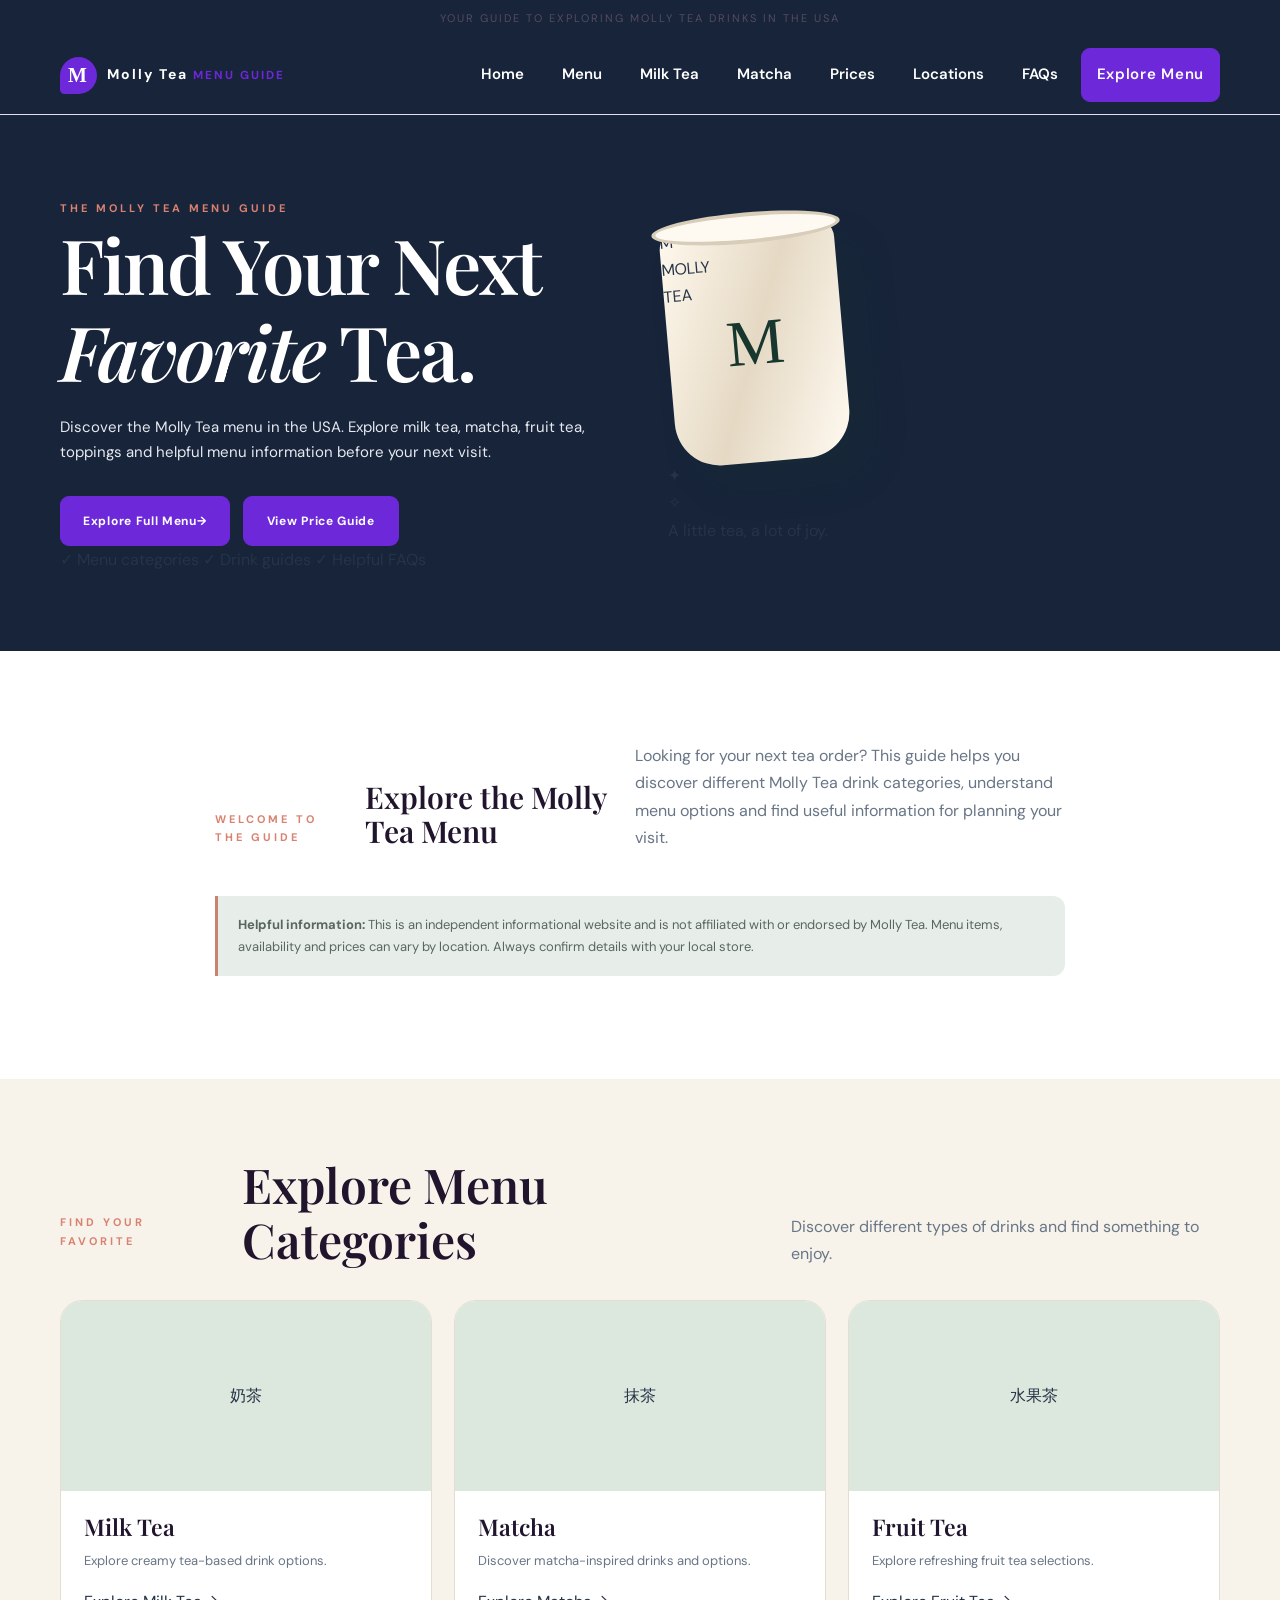
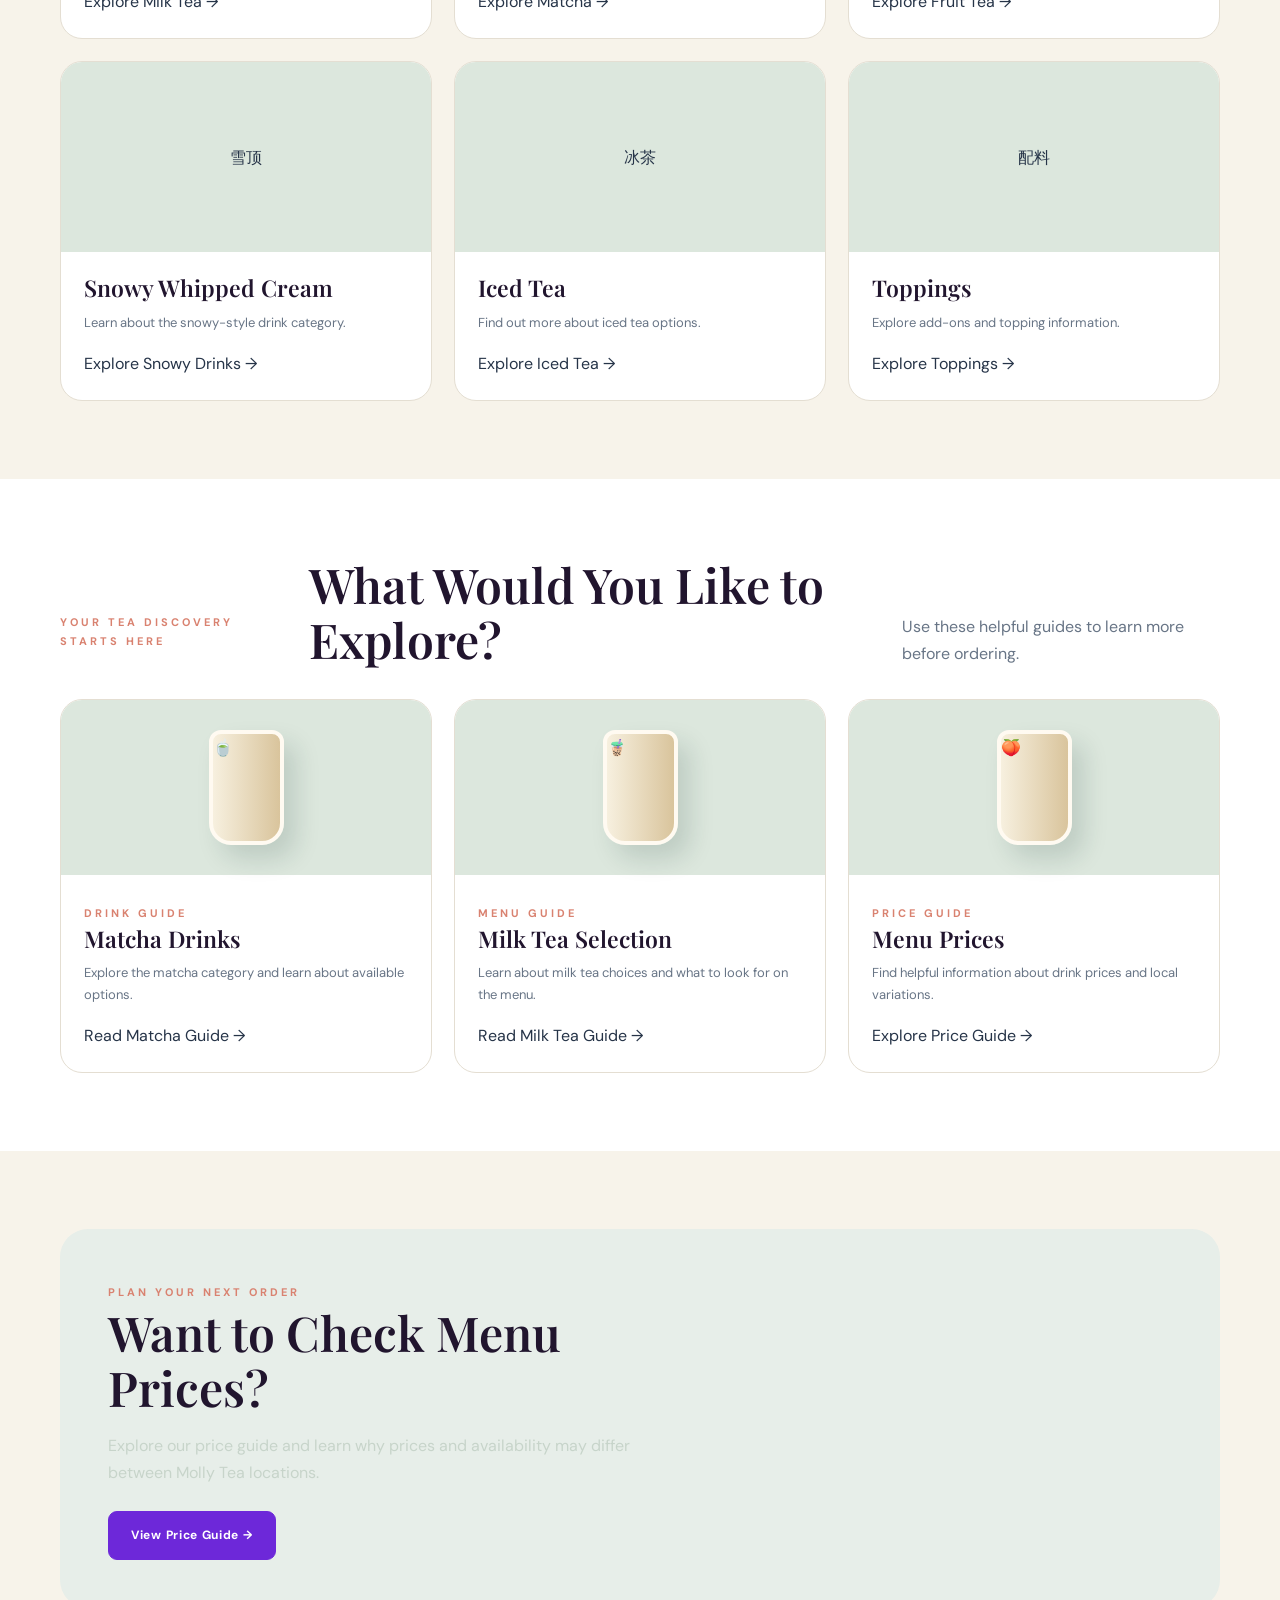
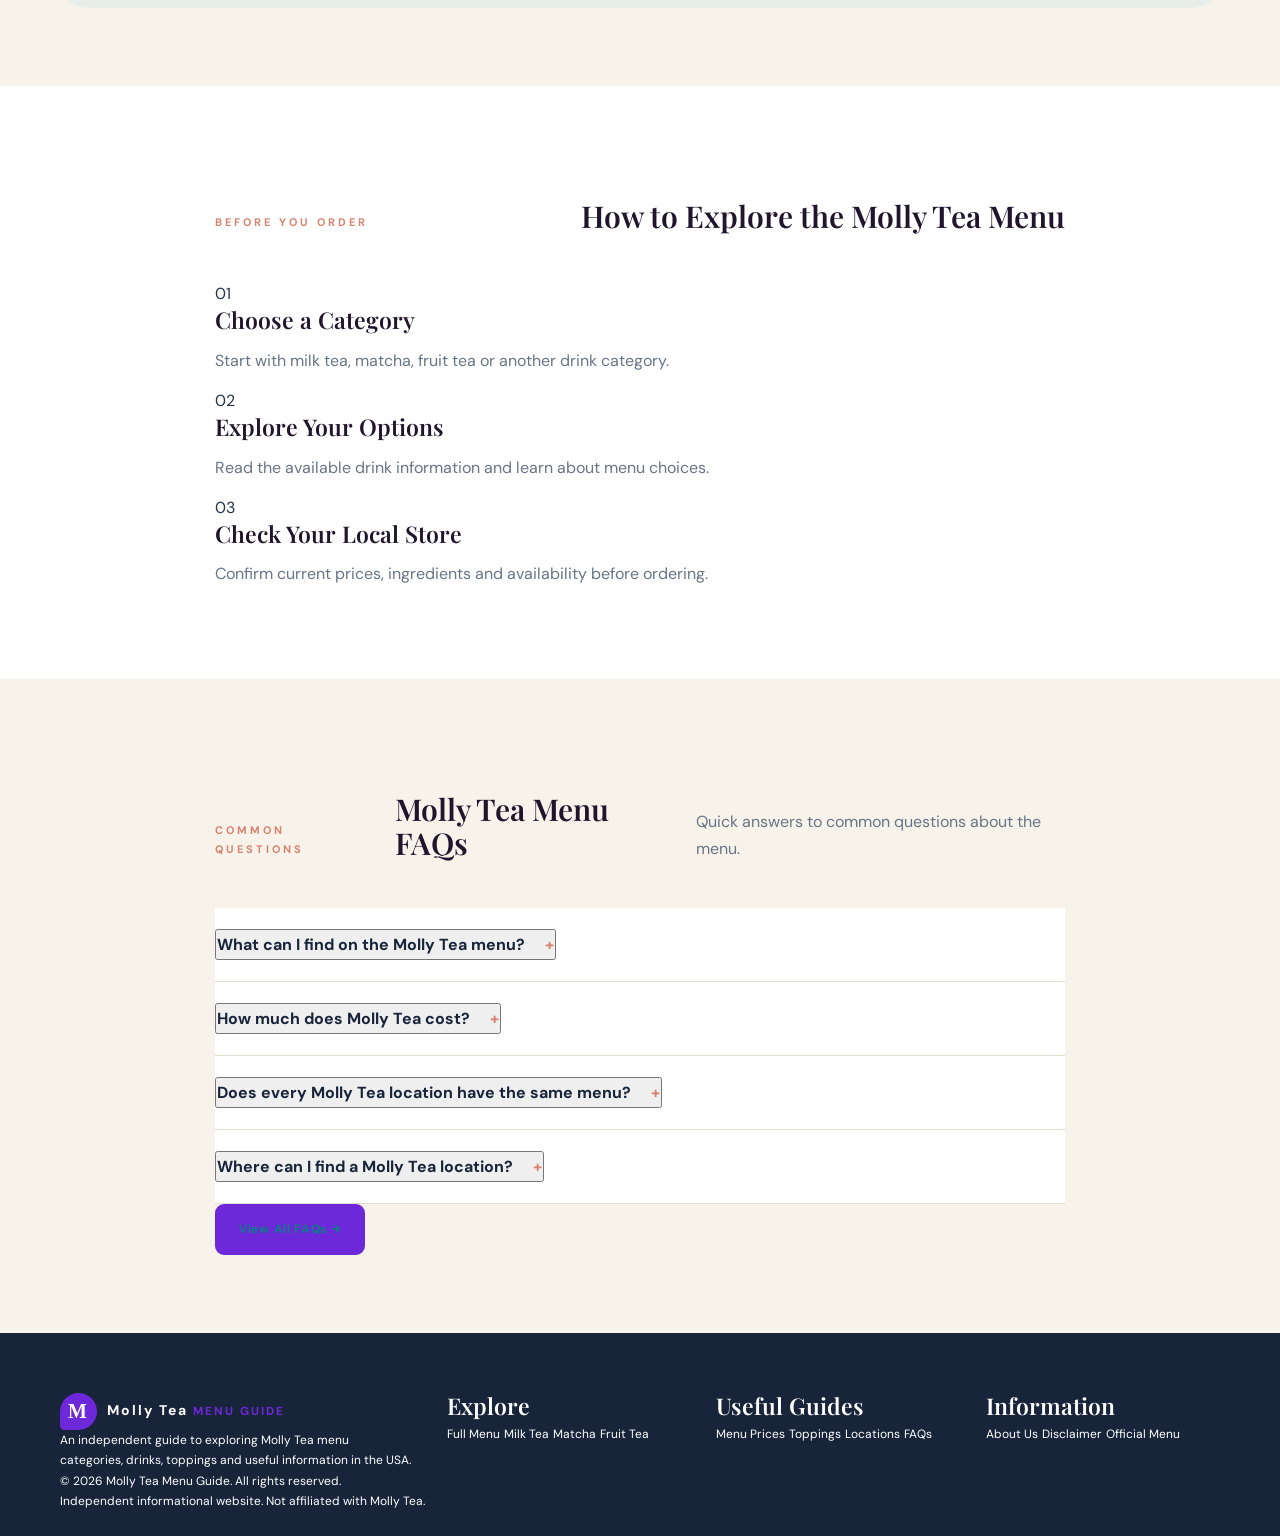
<file: index.html>
<!DOCTYPE html>
<html lang="en">
<head>
  <meta charset="UTF-8">
  <meta name="viewport" content="width=device-width, initial-scale=1.0">

  <title>Molly Tea Menu 2026 – Drinks, Prices & Toppings Guide</title>
  <meta name="description" content="Explore the Molly Tea menu, popular drinks, milk tea, matcha, fruit tea, toppings and menu price information in the USA.">
  <meta name="robots" content="index, follow">
  <meta name="google-site-verification" content="2lI0nDC3yHusYgLT5NrnW-Dmt_6UPXt_SpIYYgsAk8s" />

  <link rel="stylesheet" href="assets/css/style.css">
  <link rel="preconnect" href="https://fonts.googleapis.com">
  <link rel="preconnect" href="https://fonts.gstatic.com" crossorigin>
  <link href="https://fonts.googleapis.com/css2?family=DM+Sans:wght@400;500;600;700;800&family=Playfair+Display:wght@600;700;800&display=swap" rel="stylesheet">

  <link rel="icon" href="assets/images/favicon.png">
</head>

<body>

  <div class="topbar">
    <div class="container">
      <p>Your guide to exploring Molly Tea drinks in the USA</p>
    </div>
  </div>

  <header class="navbar">
    <div class="container">
      <a href="index.html" class="logo">
        <span class="logo-mark">M</span>
        <span>Molly Tea <small>MENU GUIDE</small></span>
      </a>

      <button class="menu-toggle" aria-label="Toggle navigation">
        <span></span><span></span><span></span>
      </button>

      <nav class="nav-links">
        <a href="index.html">Home</a>
        <a href="menu.html">Menu</a>
        <a href="milk-tea.html">Milk Tea</a>
        <a href="matcha.html">Matcha</a>
        <a href="prices.html">Prices</a>
        <a href="locations.html">Locations</a>
        <a href="faq.html">FAQs</a>
        <a href="menu.html" class="btn">Explore Menu</a>
      </nav>
    </div>
  </header>

  <main>

    <!-- HERO -->
    <section class="hero">
      <div class="container hero-grid">
        <div class="hero-content">
          <span class="eyebrow">THE MOLLY TEA MENU GUIDE</span>
          <h1>Find Your Next <em>Favorite</em> Tea.</h1>
          <p>
            Discover the Molly Tea menu in the USA. Explore milk tea,
            matcha, fruit tea, toppings and helpful menu information
            before your next visit.
          </p>

          <div class="hero-actions">
            <a href="menu.html" class="btn">Explore Full Menu <span>→</span></a>
            <a href="prices.html" class="btn btn-outline">View Price Guide</a>
          </div>

          <div class="hero-trust">
            <span>✓ Menu categories</span>
            <span>✓ Drink guides</span>
            <span>✓ Helpful FAQs</span>
          </div>
        </div>

        <div class="hero-visual">
          <div class="tea-cup">
            <div class="cup-lid"></div>
            <div class="cup-body">
              <div class="cup-logo">M</div>
              <div class="cup-label">MOLLY<br>TEA</div>
              <div class="tea-bubbles">
                <i></i><i></i><i></i><i></i><i></i><i></i>
              </div>
            </div>
            <div class="cup-straw"></div>
          </div>
          <div class="hero-decoration decoration-one">✦</div>
          <div class="hero-decoration decoration-two">✧</div>
          <div class="hero-caption">A little tea, a lot of joy.</div>
        </div>
      </div>
    </section>

    <!-- INTRO -->
    <section class="section section-white">
      <div class="container content">
        <div class="section-heading">
          <span class="eyebrow">WELCOME TO THE GUIDE</span>
          <h2>Explore the Molly Tea Menu</h2>
          <p>
            Looking for your next tea order? This guide helps you discover
            different Molly Tea drink categories, understand menu options
            and find useful information for planning your visit.
          </p>
        </div>

        <div class="note">
          <strong>Helpful information:</strong> This is an independent
          informational website and is not affiliated with or endorsed
          by Molly Tea. Menu items, availability and prices can vary
          by location. Always confirm details with your local store.
        </div>
      </div>
    </section>

    <!-- CATEGORIES -->
    <section class="section">
      <div class="container">
        <div class="section-heading">
          <span class="eyebrow">FIND YOUR FAVORITE</span>
          <h2>Explore Menu Categories</h2>
          <p>Discover different types of drinks and find something to enjoy.</p>
        </div>

        <div class="card-grid">
          <a href="milk-tea.html" class="category-card">
            <div class="category-image category-milk">
              <span>奶茶</span>
            </div>
            <div class="category-content">
              <h3>Milk Tea</h3>
              <p>Explore creamy tea-based drink options.</p>
              <span class="card-link">Explore Milk Tea →</span>
            </div>
          </a>

          <a href="matcha.html" class="category-card">
            <div class="category-image category-matcha">
              <span>抹茶</span>
            </div>
            <div class="category-content">
              <h3>Matcha</h3>
              <p>Discover matcha-inspired drinks and options.</p>
              <span class="card-link">Explore Matcha →</span>
            </div>
          </a>

          <a href="fruit-tea.html" class="category-card">
            <div class="category-image category-fruit">
              <span>水果茶</span>
            </div>
            <div class="category-content">
              <h3>Fruit Tea</h3>
              <p>Explore refreshing fruit tea selections.</p>
              <span class="card-link">Explore Fruit Tea →</span>
            </div>
          </a>

          <a href="snowy-whipped-cream.html" class="category-card">
            <div class="category-image category-snowy">
              <span>雪顶</span>
            </div>
            <div class="category-content">
              <h3>Snowy Whipped Cream</h3>
              <p>Learn about the snowy-style drink category.</p>
              <span class="card-link">Explore Snowy Drinks →</span>
            </div>
          </a>

          <a href="iced-tea.html" class="category-card">
            <div class="category-image category-iced">
              <span>冰茶</span>
            </div>
            <div class="category-content">
              <h3>Iced Tea</h3>
              <p>Find out more about iced tea options.</p>
              <span class="card-link">Explore Iced Tea →</span>
            </div>
          </a>

          <a href="toppings.html" class="category-card">
            <div class="category-image category-toppings">
              <span>配料</span>
            </div>
            <div class="category-content">
              <h3>Toppings</h3>
              <p>Explore add-ons and topping information.</p>
              <span class="card-link">Explore Toppings →</span>
            </div>
          </a>
        </div>
      </div>
    </section>

    <!-- FEATURED -->
    <section class="section section-white">
      <div class="container">
        <div class="section-heading">
          <span class="eyebrow">YOUR TEA DISCOVERY STARTS HERE</span>
          <h2>What Would You Like to Explore?</h2>
          <p>Use these helpful guides to learn more before ordering.</p>
        </div>

        <div class="card-grid">
          <article class="product-card">
            <div class="product-image product-green">
              <span class="drink-glass">🍵</span>
            </div>
            <div class="category-content">
              <span class="eyebrow">DRINK GUIDE</span>
              <h3>Matcha Drinks</h3>
              <p>Explore the matcha category and learn about available options.</p>
              <a href="matcha.html" class="card-link">Read Matcha Guide →</a>
            </div>
          </article>

          <article class="product-card">
            <div class="product-image product-cream">
              <span class="drink-glass">🧋</span>
            </div>
            <div class="category-content">
              <span class="eyebrow">MENU GUIDE</span>
              <h3>Milk Tea Selection</h3>
              <p>Learn about milk tea choices and what to look for on the menu.</p>
              <a href="milk-tea.html" class="card-link">Read Milk Tea Guide →</a>
            </div>
          </article>

          <article class="product-card">
            <div class="product-image product-peach">
              <span class="drink-glass">🍑</span>
            </div>
            <div class="category-content">
              <span class="eyebrow">PRICE GUIDE</span>
              <h3>Menu Prices</h3>
              <p>Find helpful information about drink prices and local variations.</p>
              <a href="prices.html" class="card-link">Explore Price Guide →</a>
            </div>
          </article>
        </div>
      </div>
    </section>

    <!-- PRICE BANNER -->
    <section class="section">
      <div class="container">
        <div class="banner">
          <div>
            <span class="eyebrow">PLAN YOUR NEXT ORDER</span>
            <h2>Want to Check Menu Prices?</h2>
            <p>
              Explore our price guide and learn why prices and availability
              may differ between Molly Tea locations.
            </p>
          </div>
          <a href="prices.html" class="btn">View Price Guide →</a>
        </div>
      </div>
    </section>

    <!-- INFORMATION -->
    <section class="section section-white">
      <div class="container content">
        <div class="section-heading">
          <span class="eyebrow">BEFORE YOU ORDER</span>
          <h2>How to Explore the Molly Tea Menu</h2>
        </div>

        <div class="info-steps">
          <div class="info-step">
            <span>01</span>
            <h3>Choose a Category</h3>
            <p>Start with milk tea, matcha, fruit tea or another drink category.</p>
          </div>
          <div class="info-step">
            <span>02</span>
            <h3>Explore Your Options</h3>
            <p>Read the available drink information and learn about menu choices.</p>
          </div>
          <div class="info-step">
            <span>03</span>
            <h3>Check Your Local Store</h3>
            <p>Confirm current prices, ingredients and availability before ordering.</p>
          </div>
        </div>
      </div>
    </section>

    <!-- FAQ -->
    <section class="section">
      <div class="container content">
        <div class="section-heading">
          <span class="eyebrow">COMMON QUESTIONS</span>
          <h2>Molly Tea Menu FAQs</h2>
          <p>Quick answers to common questions about the menu.</p>
        </div>

        <div class="faq-list">
          <div class="faq-item">
            <button class="faq-question">
              What can I find on the Molly Tea menu?
              <span>+</span>
            </button>
            <div class="faq-answer">
              <p>
                The menu guide covers categories such as milk tea, matcha,
                fruit tea, snowy whipped cream, iced tea and toppings.
                Exact selections can vary by location.
              </p>
            </div>
          </div>

          <div class="faq-item">
            <button class="faq-question">
              How much does Molly Tea cost?
              <span>+</span>
            </button>
            <div class="faq-answer">
              <p>
                Prices may vary by drink, size and location. Check with
                your nearest store for the latest menu prices.
              </p>
            </div>
          </div>

          <div class="faq-item">
            <button class="faq-question">
              Does every Molly Tea location have the same menu?
              <span>+</span>
            </button>
            <div class="faq-answer">
              <p>
                Not necessarily. Drink selections, seasonal items and
                availability may differ between locations.
              </p>
            </div>
          </div>

          <div class="faq-item">
            <button class="faq-question">
              Where can I find a Molly Tea location?
              <span>+</span>
            </button>
            <div class="faq-answer">
              <p>
                Visit our locations guide to learn how to find a nearby
                store and check its details.
              </p>
            </div>
          </div>
        </div>

        <div class="center-action">
          <a href="faq.html" class="btn btn-outline">View All FAQs →</a>
        </div>
      </div>
    </section>

  </main>

  <!-- FOOTER -->
  <footer class="footer">
    <div class="container">
      <div class="footer-grid">
        <div class="footer-brand">
          <a href="index.html" class="logo">
            <span class="logo-mark">M</span>
            <span>Molly Tea <small>MENU GUIDE</small></span>
          </a>
          <p>
            An independent guide to exploring Molly Tea menu categories,
            drinks, toppings and useful information in the USA.
          </p>
        </div>

        <div>
          <h3>Explore</h3>
          <a href="menu.html">Full Menu</a>
          <a href="milk-tea.html">Milk Tea</a>
          <a href="matcha.html">Matcha</a>
          <a href="fruit-tea.html">Fruit Tea</a>
        </div>

        <div>
          <h3>Useful Guides</h3>
          <a href="prices.html">Menu Prices</a>
          <a href="toppings.html">Toppings</a>
          <a href="locations.html">Locations</a>
          <a href="faq.html">FAQs</a>
        </div>

        <div>
          <h3>Information</h3>
          <a href="about.html">About Us</a>
          <a href="disclaimer.html">Disclaimer</a>
          <a href="https://www.mollyteaus.com/menu" target="_blank" rel="noopener noreferrer">Official Menu</a>
        </div>
      </div>

      <div class="footer-bottom">
        <p>© 2026 Molly Tea Menu Guide. All rights reserved.</p>
        <p>Independent informational website. Not affiliated with Molly Tea.</p>
      </div>
    </div>
  </footer>

  <script src="assets/js/main.js"></script>
</body>
</html>
</file>
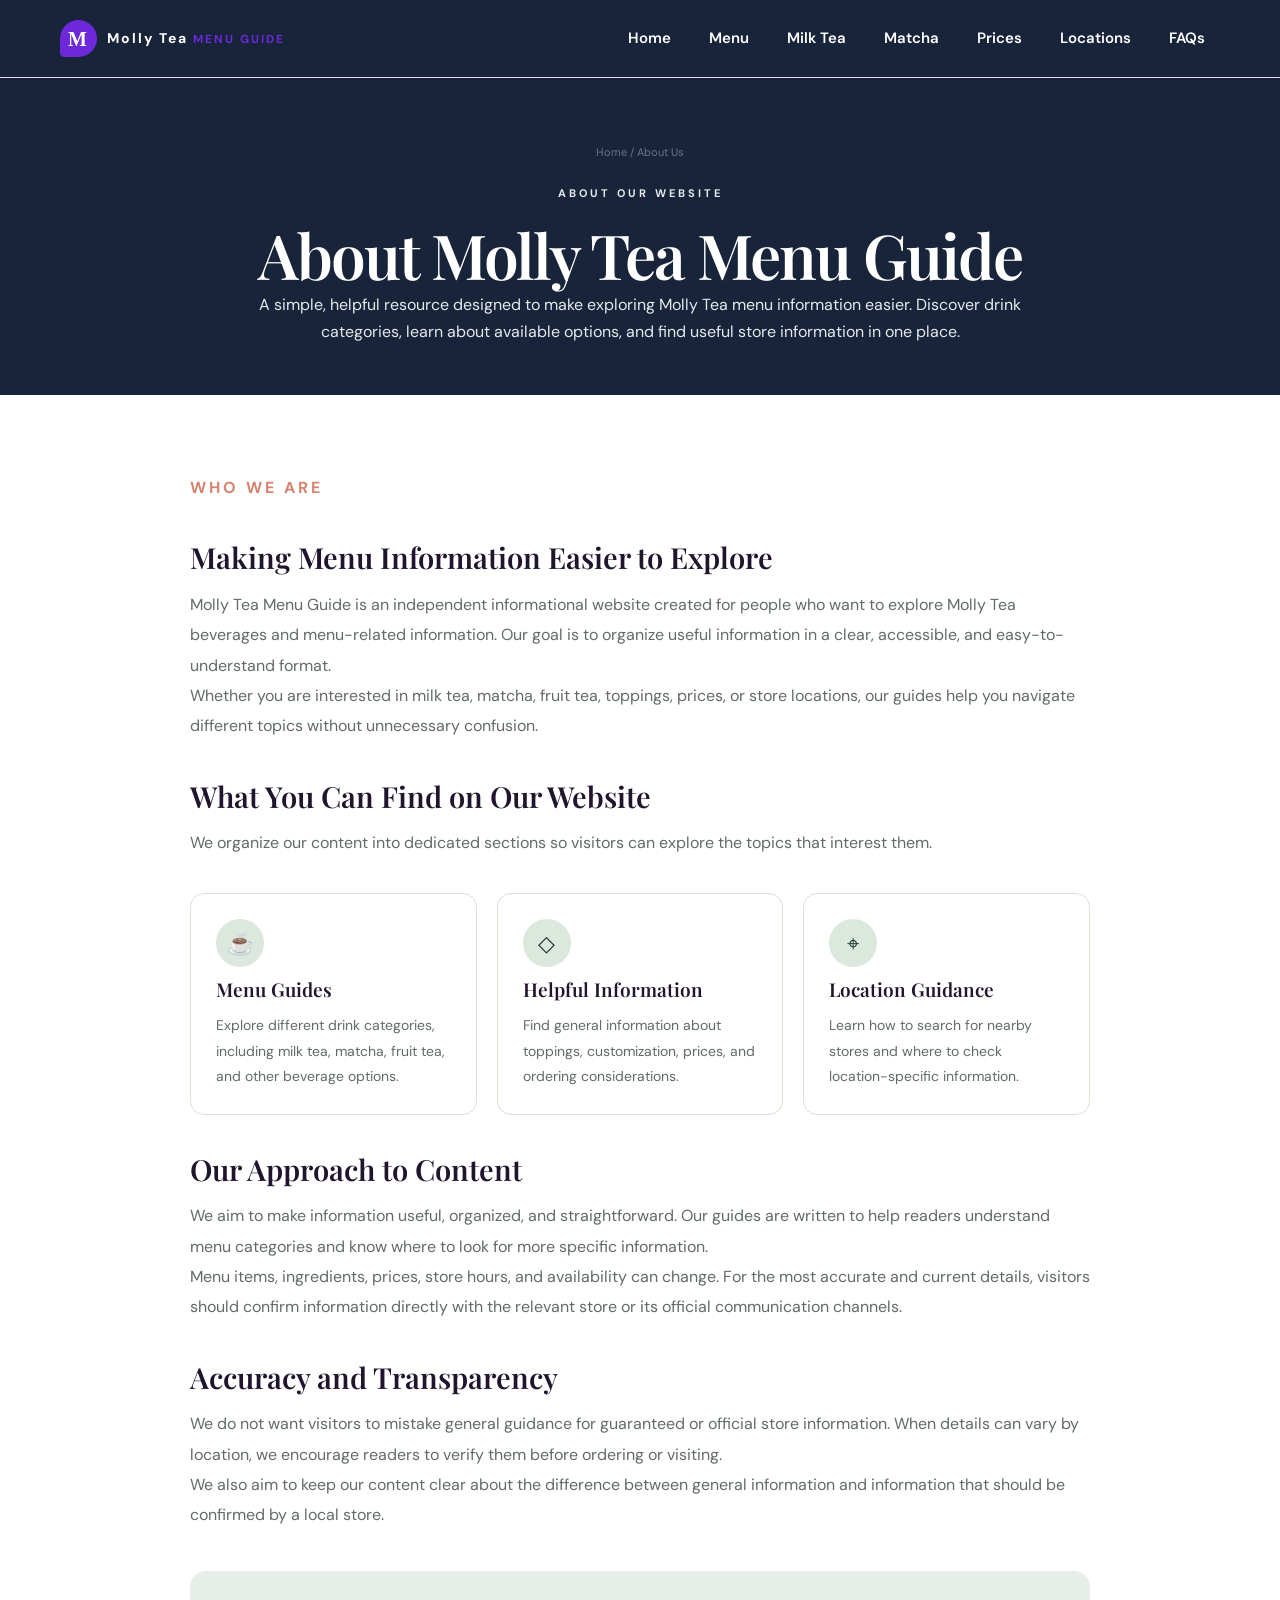
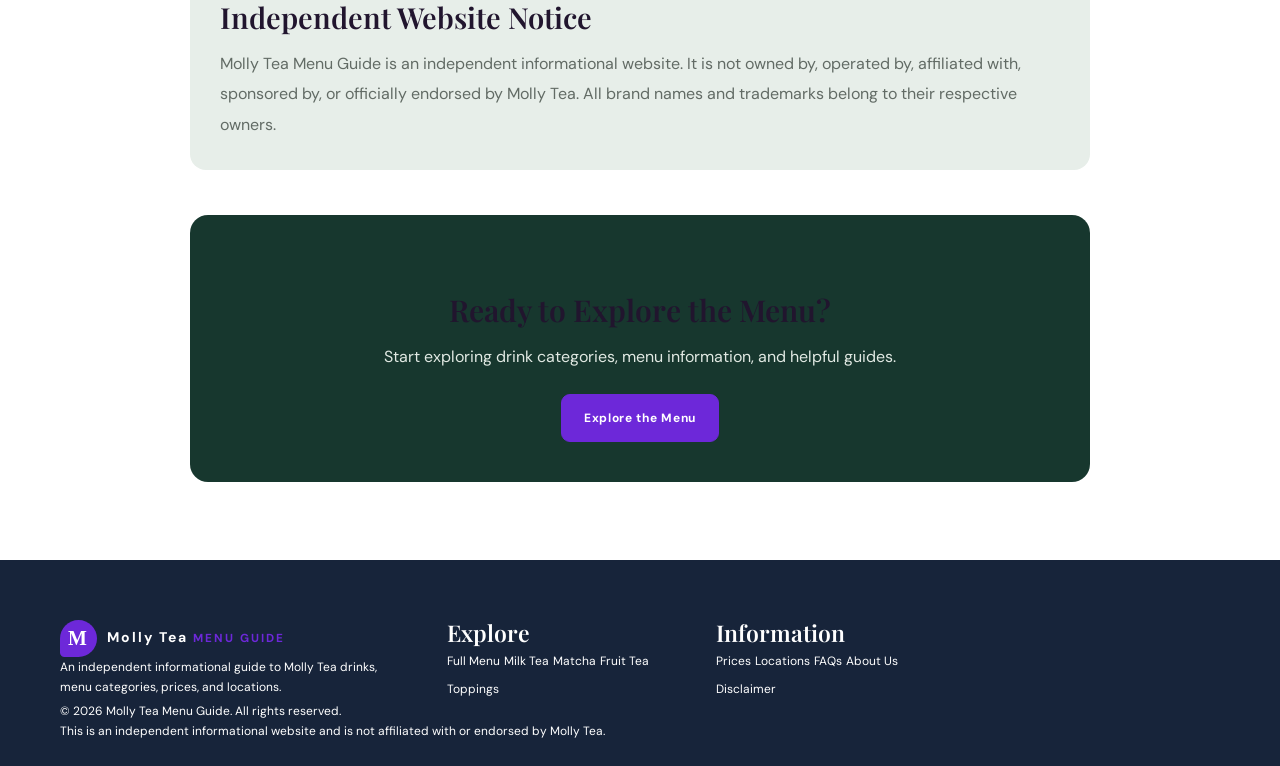
<file: about.html>
<!DOCTYPE html>
<html lang="en">
<head>
  <meta charset="UTF-8">
  <meta name="viewport" content="width=device-width, initial-scale=1.0">

  <title>About Us - Molly Tea Menu Guide</title>
  <meta name="description" content="Learn about Molly Tea Menu Guide, an independent resource created to help visitors explore drink categories, menu information, prices, and locations.">
  <meta name="robots" content="index, follow">

  <link rel="stylesheet" href="assets/css/style.css">

  <link rel="preconnect" href="https://fonts.googleapis.com">
  <link rel="preconnect" href="https://fonts.gstatic.com" crossorigin>
  <link href="https://fonts.googleapis.com/css2?family=DM+Sans:wght@400;500;600;700&family=Playfair+Display:wght@600;700&display=swap" rel="stylesheet">

  <style>
    .about-intro {
      max-width: 780px;
      margin: auto;
      text-align: center;
    }

    .about-content {
      max-width: 900px;
      margin: auto;
    }

    .about-content h2 {
      font-family: "Playfair Display", serif;
      color: #17372E;
      font-size: 29px;
      margin: 38px 0 15px;
    }

    .about-content p {
      color: #626b65;
      line-height: 1.9;
      font-size: 16px;
    }

    .about-values {
      display: grid;
      grid-template-columns: repeat(3, 1fr);
      gap: 20px;
      margin-top: 35px;
    }

    .about-value {
      background: #fff;
      border: 1px solid #e8e7df;
      border-radius: 14px;
      padding: 25px;
    }

    .about-value h3 {
      color: #17372E;
      font-size: 19px;
      margin: 12px 0;
    }

    .about-value p {
      color: #626b65;
      font-size: 14px;
      line-height: 1.8;
      margin-bottom: 0;
    }

    .about-icon {
      width: 48px;
      height: 48px;
      display: flex;
      align-items: center;
      justify-content: center;
      border-radius: 50%;
      background: #DCE7DD;
      color: #17372E;
      font-size: 22px;
    }

    .about-note {
      background: #DCE7DD;
      border-radius: 16px;
      padding: 30px;
      margin-top: 40px;
    }

    .about-note h2 {
      margin-top: 0;
    }

    .about-cta {
      text-align: center;
      margin-top: 45px;
      padding: 40px 25px;
      background: #17372E;
      border-radius: 18px;
      color: #fff;
    }

    .about-cta h2 {
      font-family: "Playfair Display", serif;
      color: #fff;
      font-size: 30px;
    }

    .about-cta p {
      color: #e1e9e3;
      max-width: 620px;
      margin: 12px auto 22px;
      line-height: 1.8;
    }

    @media (max-width: 750px) {
      .about-values {
        grid-template-columns: 1fr;
      }

      .about-content h2 {
        font-size: 25px;
      }

      .about-cta h2 {
        font-size: 25px;
      }
    }
  </style>
</head>

<body>

  <header class="navbar">
    <div class="container">
      <a href="index.html" class="logo">
        <span class="logo-mark">M</span>
        <span>Molly Tea <small>MENU GUIDE</small></span>
      </a>

      <button class="menu-toggle" aria-label="Toggle navigation">☰</button>

      <nav class="nav-links">
        <a href="index.html">Home</a>
        <a href="menu.html">Menu</a>
        <a href="milk-tea.html">Milk Tea</a>
        <a href="matcha.html">Matcha</a>
        <a href="prices.html">Prices</a>
        <a href="locations.html">Locations</a>
        <a href="faq.html">FAQs</a>
      </nav>
    </div>
  </header>

  <main>

    <section class="page-hero">
      <div class="container about-intro">
        <div class="breadcrumb">
          <a href="index.html">Home</a> / About Us
        </div>

        <p class="eyebrow">ABOUT OUR WEBSITE</p>

        <h1>About Molly Tea Menu Guide</h1>

        <p>
          A simple, helpful resource designed to make exploring Molly Tea
          menu information easier. Discover drink categories, learn about
          available options, and find useful store information in one place.
        </p>
      </div>
    </section>

    <section class="section section-white">
      <div class="container">

        <div class="about-content">

          <p class="eyebrow">WHO WE ARE</p>
          <h2>Making Menu Information Easier to Explore</h2>

          <p>
            Molly Tea Menu Guide is an independent informational website
            created for people who want to explore Molly Tea beverages and
            menu-related information. Our goal is to organize useful
            information in a clear, accessible, and easy-to-understand format.
          </p>

          <p>
            Whether you are interested in milk tea, matcha, fruit tea,
            toppings, prices, or store locations, our guides help you
            navigate different topics without unnecessary confusion.
          </p>

          <h2>What You Can Find on Our Website</h2>

          <p>
            We organize our content into dedicated sections so visitors can
            explore the topics that interest them.
          </p>

          <div class="about-values">

            <div class="about-value">
              <div class="about-icon">☕</div>
              <h3>Menu Guides</h3>
              <p>
                Explore different drink categories, including milk tea,
                matcha, fruit tea, and other beverage options.
              </p>
            </div>

            <div class="about-value">
              <div class="about-icon">◇</div>
              <h3>Helpful Information</h3>
              <p>
                Find general information about toppings, customization,
                prices, and ordering considerations.
              </p>
            </div>

            <div class="about-value">
              <div class="about-icon">⌖</div>
              <h3>Location Guidance</h3>
              <p>
                Learn how to search for nearby stores and where to check
                location-specific information.
              </p>
            </div>

          </div>

          <h2>Our Approach to Content</h2>

          <p>
            We aim to make information useful, organized, and straightforward.
            Our guides are written to help readers understand menu categories
            and know where to look for more specific information.
          </p>

          <p>
            Menu items, ingredients, prices, store hours, and availability
            can change. For the most accurate and current details, visitors
            should confirm information directly with the relevant store or
            its official communication channels.
          </p>

          <h2>Accuracy and Transparency</h2>

          <p>
            We do not want visitors to mistake general guidance for
            guaranteed or official store information. When details can vary
            by location, we encourage readers to verify them before ordering
            or visiting.
          </p>

          <p>
            We also aim to keep our content clear about the difference
            between general information and information that should be
            confirmed by a local store.
          </p>

          <div class="about-note">
            <h2>Independent Website Notice</h2>
            <p>
              Molly Tea Menu Guide is an independent informational website.
              It is not owned by, operated by, affiliated with, sponsored by,
              or officially endorsed by Molly Tea. All brand names and
              trademarks belong to their respective owners.
            </p>
          </div>

          <div class="about-cta">
            <h2>Ready to Explore the Menu?</h2>
            <p>
              Start exploring drink categories, menu information, and
              helpful guides.
            </p>
            <a href="menu.html" class="btn">Explore the Menu</a>
          </div>

        </div>

      </div>
    </section>

  </main>

  <footer class="footer">
    <div class="container">

      <div class="footer-grid">

        <div>
          <a href="index.html" class="logo">
            <span class="logo-mark">M</span>
            <span>Molly Tea <small>MENU GUIDE</small></span>
          </a>

          <p>
            An independent informational guide to Molly Tea drinks,
            menu categories, prices, and locations.
          </p>
        </div>

        <div>
          <h3>Explore</h3>
          <a href="menu.html">Full Menu</a>
          <a href="milk-tea.html">Milk Tea</a>
          <a href="matcha.html">Matcha</a>
          <a href="fruit-tea.html">Fruit Tea</a>
          <a href="toppings.html">Toppings</a>
        </div>

        <div>
          <h3>Information</h3>
          <a href="prices.html">Prices</a>
          <a href="locations.html">Locations</a>
          <a href="faq.html">FAQs</a>
          <a href="about.html">About Us</a>
          <a href="disclaimer.html">Disclaimer</a>
        </div>

      </div>

      <div class="footer-bottom">
        <p>© 2026 Molly Tea Menu Guide. All rights reserved.</p>
        <p>
          This is an independent informational website and is not
          affiliated with or endorsed by Molly Tea.
        </p>
      </div>

    </div>
  </footer>

  <script src="assets/js/main.js"></script>

</body>
</html>
</file>
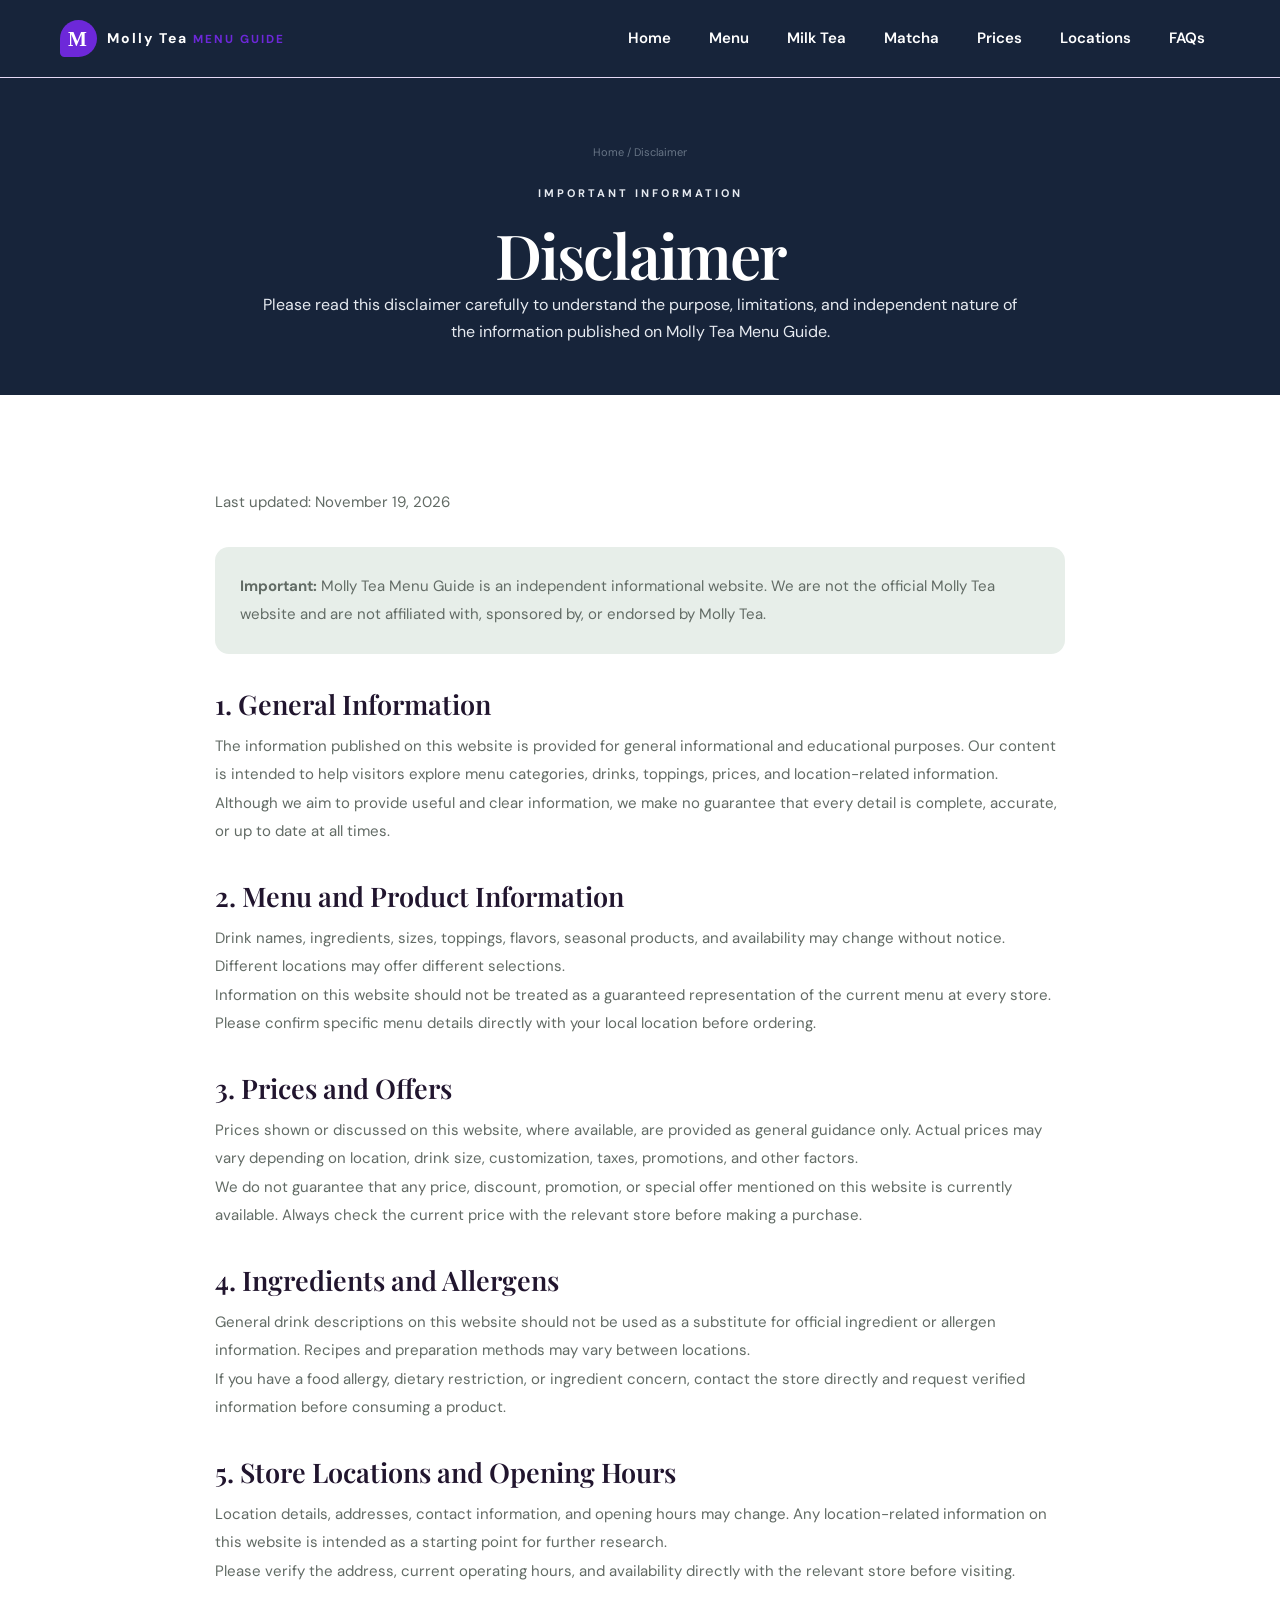
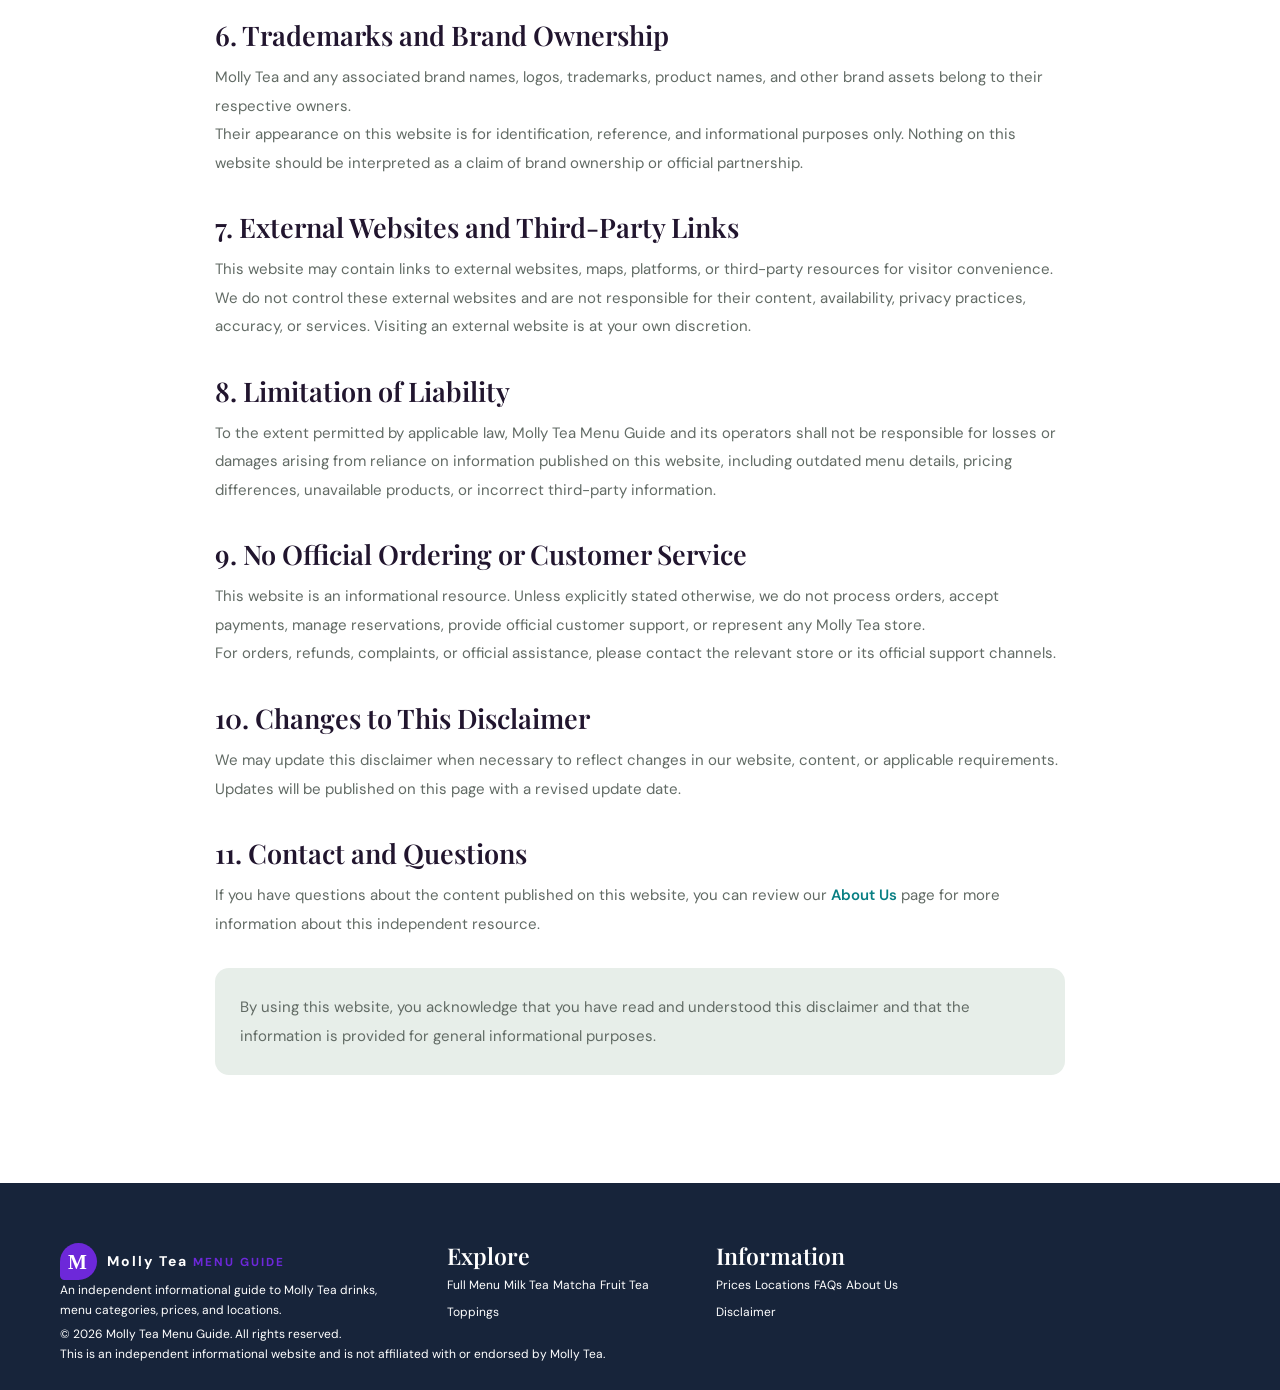
<file: disclaimer.html>
<!DOCTYPE html>
<html lang="en">
<head>
  <meta charset="UTF-8">
  <meta name="viewport" content="width=device-width, initial-scale=1.0">

  <title>Disclaimer - Molly Tea Menu Guide</title>
  <meta name="description" content="Read the Molly Tea Menu Guide disclaimer covering independent website status, menu information, prices, trademarks, and external links.">
  <meta name="robots" content="index, follow">

  <link rel="stylesheet" href="assets/css/style.css">

  <link rel="preconnect" href="https://fonts.googleapis.com">
  <link rel="preconnect" href="https://fonts.gstatic.com" crossorigin>
  <link href="https://fonts.googleapis.com/css2?family=DM+Sans:wght@400;500;600;700&family=Playfair+Display:wght@600;700&display=swap" rel="stylesheet">

  <style>
    .disclaimer-intro {
      max-width: 760px;
      margin: auto;
      text-align: center;
    }

    .disclaimer-content {
      max-width: 850px;
      margin: auto;
    }

    .disclaimer-content h2 {
      font-family: "Playfair Display", serif;
      font-size: 27px;
      color: #17372E;
      margin: 35px 0 12px;
    }

    .disclaimer-content p,
    .disclaimer-content li {
      color: #626b65;
      font-size: 15px;
      line-height: 1.9;
    }

    .disclaimer-content ul {
      padding-left: 23px;
    }

    .disclaimer-highlight {
      background: #DCE7DD;
      border-radius: 14px;
      padding: 25px;
      margin: 30px 0;
    }

    .disclaimer-highlight p {
      margin-bottom: 0;
    }

    .disclaimer-updated {
      color: #7b847e;
      font-size: 13px;
      margin-top: 15px;
    }

    @media (max-width: 600px) {
      .disclaimer-content h2 {
        font-size: 23px;
      }

      .disclaimer-highlight {
        padding: 20px;
      }
    }
  </style>
</head>

<body>

  <header class="navbar">
    <div class="container">

      <a href="index.html" class="logo">
        <span class="logo-mark">M</span>
        <span>Molly Tea <small>MENU GUIDE</small></span>
      </a>

      <button class="menu-toggle" aria-label="Toggle navigation">☰</button>

      <nav class="nav-links">
        <a href="index.html">Home</a>
        <a href="menu.html">Menu</a>
        <a href="milk-tea.html">Milk Tea</a>
        <a href="matcha.html">Matcha</a>
        <a href="prices.html">Prices</a>
        <a href="locations.html">Locations</a>
        <a href="faq.html">FAQs</a>
      </nav>

    </div>
  </header>

  <main>

    <section class="page-hero">
      <div class="container disclaimer-intro">

        <div class="breadcrumb">
          <a href="index.html">Home</a> / Disclaimer
        </div>

        <p class="eyebrow">IMPORTANT INFORMATION</p>

        <h1>Disclaimer</h1>

        <p>
          Please read this disclaimer carefully to understand the purpose,
          limitations, and independent nature of the information published
          on Molly Tea Menu Guide.
        </p>

      </div>
    </section>

    <section class="section section-white">
      <div class="container">

        <article class="disclaimer-content">

          <p class="disclaimer-updated">
            Last updated: November 19, 2026
          </p>

          <div class="disclaimer-highlight">
            <p>
              <strong>Important:</strong> Molly Tea Menu Guide is an
              independent informational website. We are not the official
              Molly Tea website and are not affiliated with, sponsored by,
              or endorsed by Molly Tea.
            </p>
          </div>

          <h2>1. General Information</h2>

          <p>
            The information published on this website is provided for
            general informational and educational purposes. Our content
            is intended to help visitors explore menu categories, drinks,
            toppings, prices, and location-related information.
          </p>

          <p>
            Although we aim to provide useful and clear information, we
            make no guarantee that every detail is complete, accurate,
            or up to date at all times.
          </p>

          <h2>2. Menu and Product Information</h2>

          <p>
            Drink names, ingredients, sizes, toppings, flavors, seasonal
            products, and availability may change without notice.
            Different locations may offer different selections.
          </p>

          <p>
            Information on this website should not be treated as a
            guaranteed representation of the current menu at every store.
            Please confirm specific menu details directly with your local
            location before ordering.
          </p>

          <h2>3. Prices and Offers</h2>

          <p>
            Prices shown or discussed on this website, where available,
            are provided as general guidance only. Actual prices may vary
            depending on location, drink size, customization, taxes,
            promotions, and other factors.
          </p>

          <p>
            We do not guarantee that any price, discount, promotion, or
            special offer mentioned on this website is currently available.
            Always check the current price with the relevant store before
            making a purchase.
          </p>

          <h2>4. Ingredients and Allergens</h2>

          <p>
            General drink descriptions on this website should not be used
            as a substitute for official ingredient or allergen information.
            Recipes and preparation methods may vary between locations.
          </p>

          <p>
            If you have a food allergy, dietary restriction, or ingredient
            concern, contact the store directly and request verified
            information before consuming a product.
          </p>

          <h2>5. Store Locations and Opening Hours</h2>

          <p>
            Location details, addresses, contact information, and opening
            hours may change. Any location-related information on this
            website is intended as a starting point for further research.
          </p>

          <p>
            Please verify the address, current operating hours, and
            availability directly with the relevant store before visiting.
          </p>

          <h2>6. Trademarks and Brand Ownership</h2>

          <p>
            Molly Tea and any associated brand names, logos, trademarks,
            product names, and other brand assets belong to their respective
            owners.
          </p>

          <p>
            Their appearance on this website is for identification,
            reference, and informational purposes only. Nothing on this
            website should be interpreted as a claim of brand ownership
            or official partnership.
          </p>

          <h2>7. External Websites and Third-Party Links</h2>

          <p>
            This website may contain links to external websites,
            maps, platforms, or third-party resources for visitor convenience.
          </p>

          <p>
            We do not control these external websites and are not responsible
            for their content, availability, privacy practices, accuracy,
            or services. Visiting an external website is at your own discretion.
          </p>

          <h2>8. Limitation of Liability</h2>

          <p>
            To the extent permitted by applicable law, Molly Tea Menu Guide
            and its operators shall not be responsible for losses or damages
            arising from reliance on information published on this website,
            including outdated menu details, pricing differences, unavailable
            products, or incorrect third-party information.
          </p>

          <h2>9. No Official Ordering or Customer Service</h2>

          <p>
            This website is an informational resource. Unless explicitly
            stated otherwise, we do not process orders, accept payments,
            manage reservations, provide official customer support, or
            represent any Molly Tea store.
          </p>

          <p>
            For orders, refunds, complaints, or official assistance,
            please contact the relevant store or its official support channels.
          </p>

          <h2>10. Changes to This Disclaimer</h2>

          <p>
            We may update this disclaimer when necessary to reflect changes
            in our website, content, or applicable requirements. Updates
            will be published on this page with a revised update date.
          </p>

          <h2>11. Contact and Questions</h2>

          <p>
            If you have questions about the content published on this
            website, you can review our
            <a href="about.html">About Us</a> page for more information
            about this independent resource.
          </p>

          <div class="disclaimer-highlight">
            <p>
              By using this website, you acknowledge that you have read
              and understood this disclaimer and that the information is
              provided for general informational purposes.
            </p>
          </div>

        </article>

      </div>
    </section>

  </main>

  <footer class="footer">
    <div class="container">

      <div class="footer-grid">

        <div>
          <a href="index.html" class="logo">
            <span class="logo-mark">M</span>
            <span>Molly Tea <small>MENU GUIDE</small></span>
          </a>

          <p>
            An independent informational guide to Molly Tea drinks,
            menu categories, prices, and locations.
          </p>
        </div>

        <div>
          <h3>Explore</h3>
          <a href="menu.html">Full Menu</a>
          <a href="milk-tea.html">Milk Tea</a>
          <a href="matcha.html">Matcha</a>
          <a href="fruit-tea.html">Fruit Tea</a>
          <a href="toppings.html">Toppings</a>
        </div>

        <div>
          <h3>Information</h3>
          <a href="prices.html">Prices</a>
          <a href="locations.html">Locations</a>
          <a href="faq.html">FAQs</a>
          <a href="about.html">About Us</a>
          <a href="disclaimer.html">Disclaimer</a>
        </div>

      </div>

      <div class="footer-bottom">
        <p>© 2026 Molly Tea Menu Guide. All rights reserved.</p>
        <p>
          This is an independent informational website and is not
          affiliated with or endorsed by Molly Tea.
        </p>
      </div>

    </div>
  </footer>

  <script src="assets/js/main.js"></script>

</body>
</html>
</file>
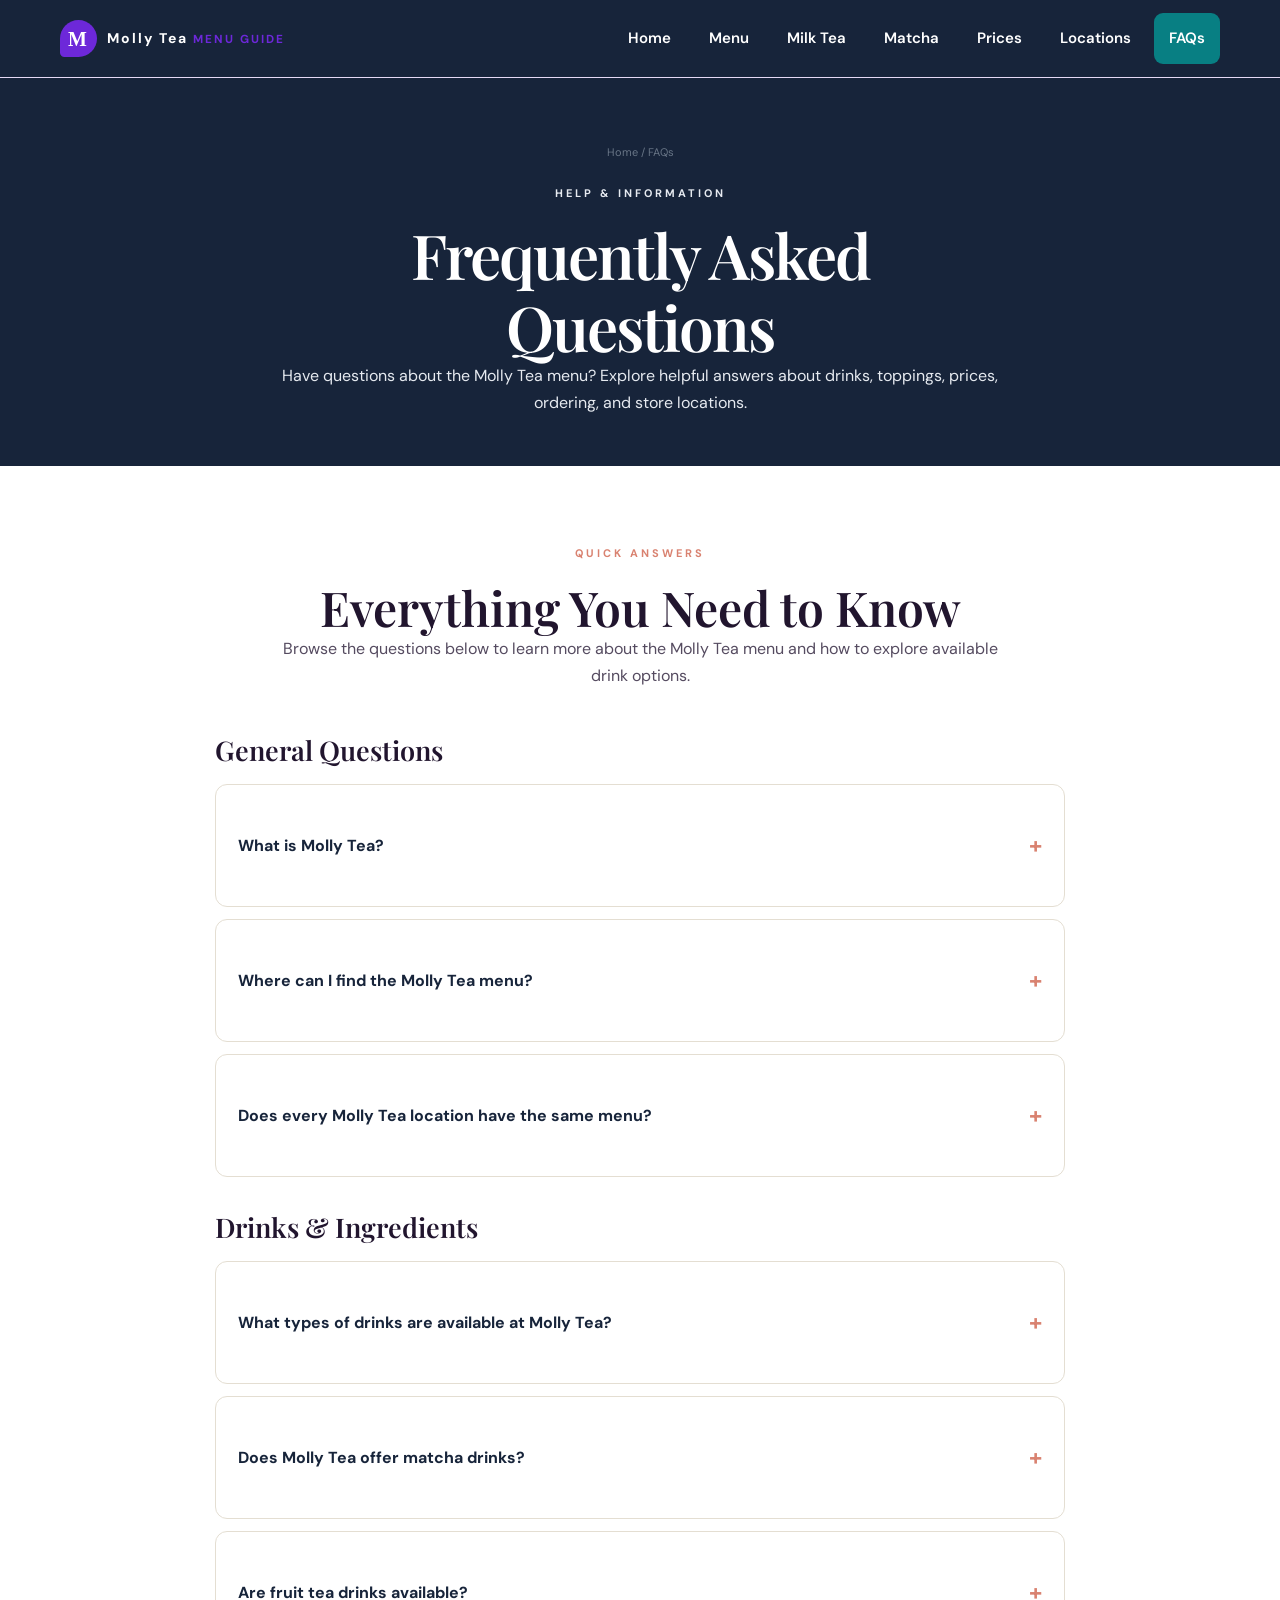
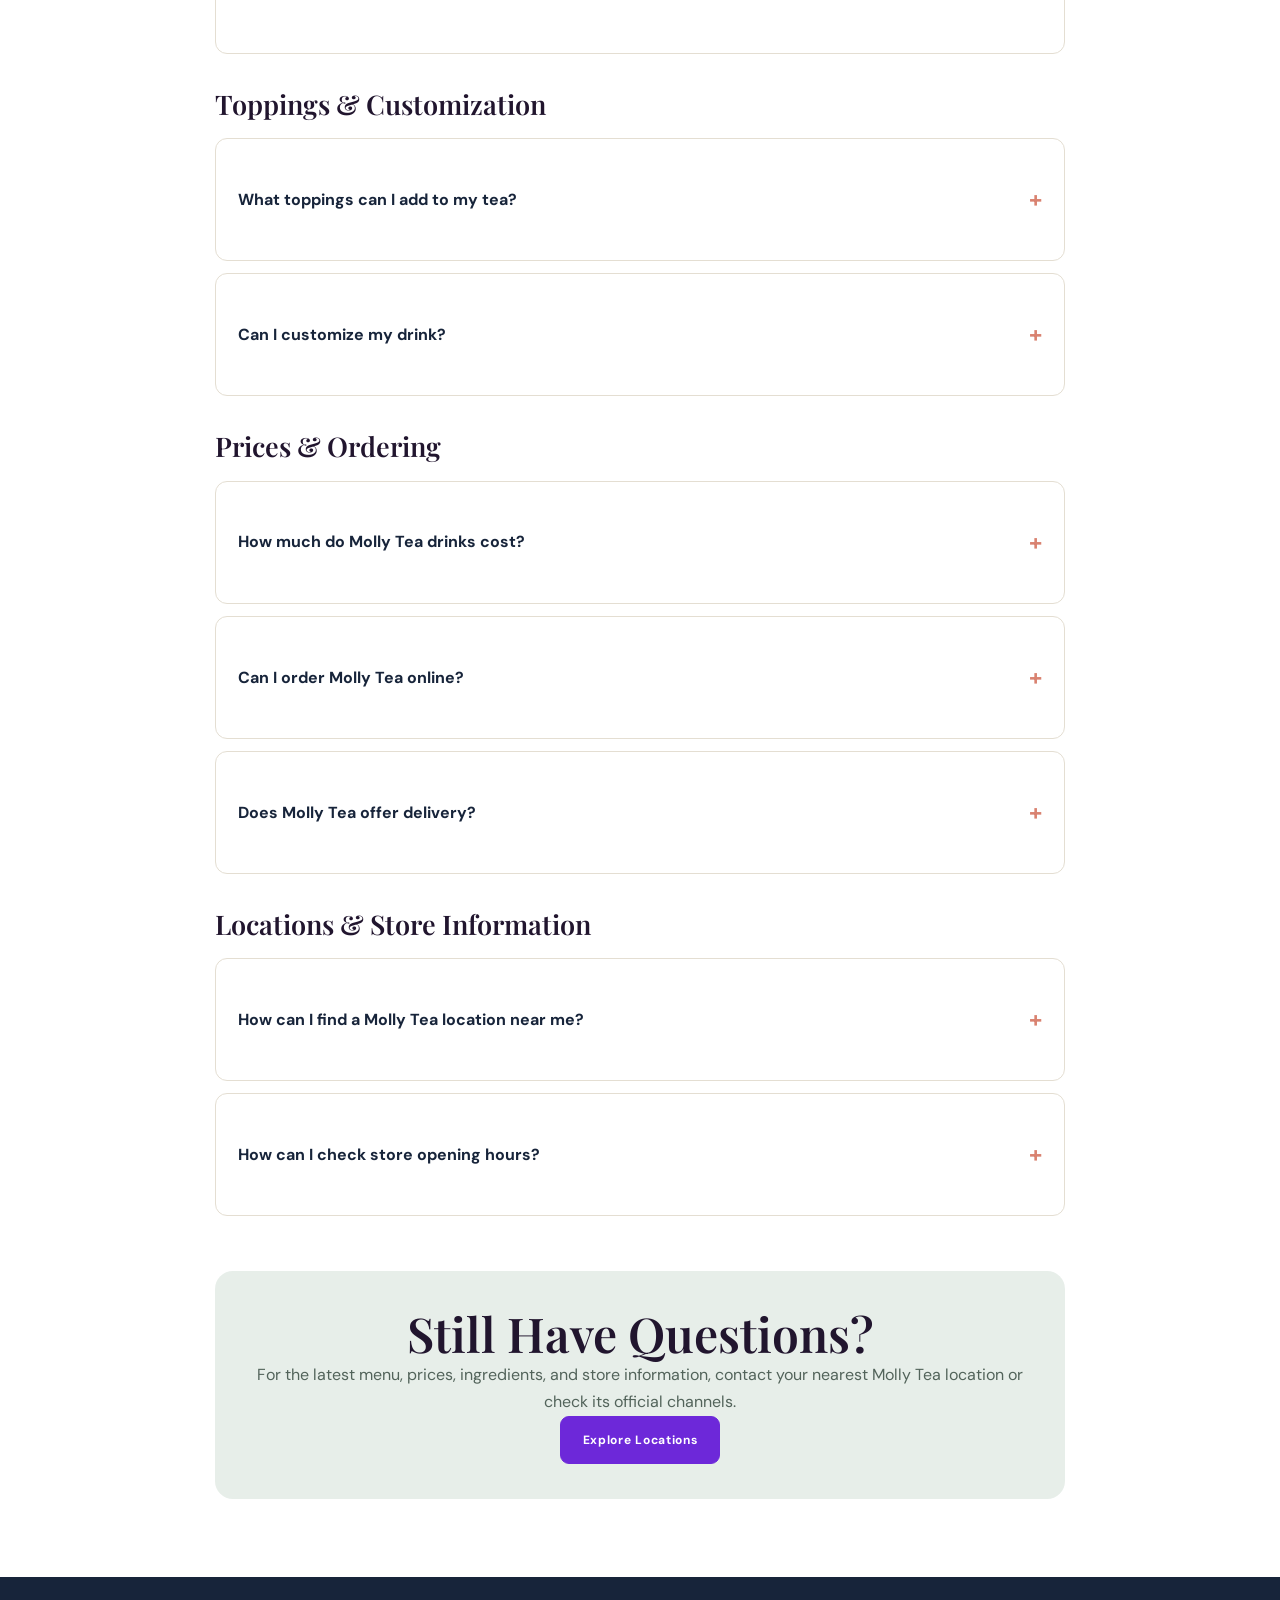
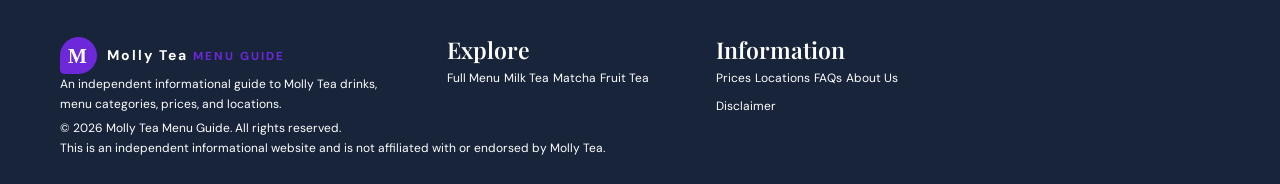
<file: faq.html>
<!DOCTYPE html>
<html lang="en">
<head>
  <meta charset="UTF-8">
  <meta name="viewport" content="width=device-width, initial-scale=1.0">

  <title>Molly Tea FAQs - Menu, Prices, Drinks & Ordering</title>
  <meta name="description" content="Find answers to common questions about the Molly Tea menu, drink options, toppings, prices, ordering, and store locations.">
  <meta name="robots" content="index, follow">

  <link rel="stylesheet" href="assets/css/style.css">
  <link rel="preconnect" href="https://fonts.googleapis.com">
  <link rel="preconnect" href="https://fonts.gstatic.com" crossorigin>
  <link href="https://fonts.googleapis.com/css2?family=DM+Sans:wght@400;500;600;700&family=Playfair+Display:wght@600;700&display=swap" rel="stylesheet">

  <style>
    .faq-intro {
      max-width: 720px;
      margin: 0 auto;
      text-align: center;
    }

    .faq-group {
      max-width: 850px;
      margin: 45px auto 0;
    }

    .faq-group h2 {
      font-family: "Playfair Display", serif;
      font-size: 27px;
      color: #17372E;
      margin: 35px 0 18px;
    }

    .faq-item {
      background: #fff;
      border: 1px solid #e8e7df;
      border-radius: 12px;
      margin-bottom: 12px;
      overflow: hidden;
    }

    .faq-question {
      width: 100%;
      padding: 20px 22px;
      background: transparent;
      border: 0;
      display: flex;
      justify-content: space-between;
      align-items: center;
      gap: 15px;
      text-align: left;
      color: #17372E;
      font-family: "DM Sans", sans-serif;
      font-size: 16px;
      font-weight: 700;
      cursor: pointer;
    }

    .faq-question span:last-child {
      font-size: 23px;
      color: #C98270;
      flex-shrink: 0;
    }

    .faq-answer {
      padding: 0 22px 20px;
      color: #626b65;
      line-height: 1.8;
      font-size: 15px;
    }

    .faq-contact {
      max-width: 850px;
      margin: 55px auto 0;
      padding: 35px;
      border-radius: 18px;
      background: #DCE7DD;
      text-align: center;
    }

    .faq-contact h2 {
      font-family: "Playfair Display", serif;
      color: #17372E;
      margin-top: 0;
    }

    .faq-contact p {
      color: #52635a;
      line-height: 1.7;
    }

    @media (max-width: 600px) {
      .faq-question {
        padding: 17px;
        font-size: 15px;
      }

      .faq-answer {
        padding: 0 17px 17px;
      }

      .faq-contact {
        padding: 25px 18px;
      }
    }
  </style>
</head>

<body>

  <header class="navbar">
    <div class="container">
      <a href="index.html" class="logo">
        <span class="logo-mark">M</span>
        <span>Molly Tea <small>MENU GUIDE</small></span>
      </a>

      <button class="menu-toggle" aria-label="Toggle navigation">☰</button>

      <nav class="nav-links">
        <a href="index.html">Home</a>
        <a href="menu.html">Menu</a>
        <a href="milk-tea.html">Milk Tea</a>
        <a href="matcha.html">Matcha</a>
        <a href="prices.html">Prices</a>
        <a href="locations.html">Locations</a>
        <a href="faq.html" aria-current="page">FAQs</a>
      </nav>
    </div>
  </header>

  <main>

    <section class="page-hero">
      <div class="container faq-intro">
        <div class="breadcrumb">
          <a href="index.html">Home</a> / FAQs
        </div>

        <p class="eyebrow">HELP & INFORMATION</p>
        <h1>Frequently Asked Questions</h1>
        <p>
          Have questions about the Molly Tea menu? Explore helpful answers
          about drinks, toppings, prices, ordering, and store locations.
        </p>
      </div>
    </section>

    <section class="section section-white">
      <div class="container">

        <div class="faq-intro">
          <p class="eyebrow">QUICK ANSWERS</p>
          <h2>Everything You Need to Know</h2>
          <p>
            Browse the questions below to learn more about the Molly Tea
            menu and how to explore available drink options.
          </p>
        </div>

        <div class="faq-group">

          <h2>General Questions</h2>

          <div class="faq-item">
            <button class="faq-question" aria-expanded="false">
              <span>What is Molly Tea?</span>
              <span>+</span>
            </button>
            <div class="faq-answer" hidden>
              Molly Tea is a tea and beverage brand known for its tea-based
              drinks. Customers can explore different drink categories,
              flavors, and topping options depending on the store.
            </div>
          </div>

          <div class="faq-item">
            <button class="faq-question" aria-expanded="false">
              <span>Where can I find the Molly Tea menu?</span>
              <span>+</span>
            </button>
            <div class="faq-answer" hidden>
              You can explore our <a href="menu.html">Molly Tea menu guide</a>
              to learn about drink categories, including milk tea, matcha,
              fruit tea, and other beverage options. Availability may vary
              by location.
            </div>
          </div>

          <div class="faq-item">
            <button class="faq-question" aria-expanded="false">
              <span>Does every Molly Tea location have the same menu?</span>
              <span>+</span>
            </button>
            <div class="faq-answer" hidden>
              Not necessarily. Drink selections, seasonal items, toppings,
              and availability may differ between locations. Check with
              your local store for its current menu.
            </div>
          </div>

          <h2>Drinks & Ingredients</h2>

          <div class="faq-item">
            <button class="faq-question" aria-expanded="false">
              <span>What types of drinks are available at Molly Tea?</span>
              <span>+</span>
            </button>
            <div class="faq-answer" hidden>
              Menu categories may include milk tea, matcha drinks, fruit tea,
              iced tea, and specialty beverages. Visit our
              <a href="menu.html">menu guide</a> for an overview.
            </div>
          </div>

          <div class="faq-item">
            <button class="faq-question" aria-expanded="false">
              <span>Does Molly Tea offer matcha drinks?</span>
              <span>+</span>
            </button>
            <div class="faq-answer" hidden>
              Matcha is one of the drink categories customers may look for.
              Explore our <a href="matcha.html">Molly Tea matcha guide</a>
              for more information. Specific drinks depend on store
              availability.
            </div>
          </div>

          <div class="faq-item">
            <button class="faq-question" aria-expanded="false">
              <span>Are fruit tea drinks available?</span>
              <span>+</span>
            </button>
            <div class="faq-answer" hidden>
              Fruit tea is another beverage category to explore. Flavors
              and available combinations can vary by store. See our
              <a href="fruit-tea.html">fruit tea guide</a>.
            </div>
          </div>

          <h2>Toppings & Customization</h2>

          <div class="faq-item">
            <button class="faq-question" aria-expanded="false">
              <span>What toppings can I add to my tea?</span>
              <span>+</span>
            </button>
            <div class="faq-answer" hidden>
              Topping options depend on the individual location. Check the
              available choices when ordering. Our
              <a href="toppings.html">Molly Tea toppings guide</a>
              explains common topping categories.
            </div>
          </div>

          <div class="faq-item">
            <button class="faq-question" aria-expanded="false">
              <span>Can I customize my drink?</span>
              <span>+</span>
            </button>
            <div class="faq-answer" hidden>
              Customization options depend on the store and drink.
              Ask your local Molly Tea location about available sweetness,
              ice, size, and topping choices.
            </div>
          </div>

          <h2>Prices & Ordering</h2>

          <div class="faq-item">
            <button class="faq-question" aria-expanded="false">
              <span>How much do Molly Tea drinks cost?</span>
              <span>+</span>
            </button>
            <div class="faq-answer" hidden>
              Prices can vary depending on the drink, size, location,
              and additional toppings. For current pricing, check with
              your nearest store or explore our
              <a href="prices.html">Molly Tea prices guide</a>.
            </div>
          </div>

          <div class="faq-item">
            <button class="faq-question" aria-expanded="false">
              <span>Can I order Molly Tea online?</span>
              <span>+</span>
            </button>
            <div class="faq-answer" hidden>
              Online ordering availability depends on the store and its
              supported ordering services. Check your local location or
              its official ordering page for current options.
            </div>
          </div>

          <div class="faq-item">
            <button class="faq-question" aria-expanded="false">
              <span>Does Molly Tea offer delivery?</span>
              <span>+</span>
            </button>
            <div class="faq-answer" hidden>
              Delivery availability may depend on your area and the
              individual store. Check local delivery platforms or contact
              the store directly.
            </div>
          </div>

          <h2>Locations & Store Information</h2>

          <div class="faq-item">
            <button class="faq-question" aria-expanded="false">
              <span>How can I find a Molly Tea location near me?</span>
              <span>+</span>
            </button>
            <div class="faq-answer" hidden>
              You can search for nearby stores using an online map or visit
              our <a href="locations.html">Molly Tea locations guide</a>.
              Confirm the address and opening hours before visiting.
            </div>
          </div>

          <div class="faq-item">
            <button class="faq-question" aria-expanded="false">
              <span>How can I check store opening hours?</span>
              <span>+</span>
            </button>
            <div class="faq-answer" hidden>
              Opening hours may differ by location and day. Check the
              store's official listing or contact the location directly
              before planning your visit.
            </div>
          </div>

        </div>

        <div class="faq-contact">
          <h2>Still Have Questions?</h2>
          <p>
            For the latest menu, prices, ingredients, and store information,
            contact your nearest Molly Tea location or check its official
            channels.
          </p>
          <a href="locations.html" class="btn">Explore Locations</a>
        </div>

      </div>
    </section>

  </main>

  <footer class="footer">
    <div class="container">
      <div class="footer-grid">

        <div>
          <a href="index.html" class="logo">
            <span class="logo-mark">M</span>
            <span>Molly Tea <small>MENU GUIDE</small></span>
          </a>
          <p>
            An independent informational guide to Molly Tea drinks,
            menu categories, prices, and locations.
          </p>
        </div>

        <div>
          <h3>Explore</h3>
          <a href="menu.html">Full Menu</a>
          <a href="milk-tea.html">Milk Tea</a>
          <a href="matcha.html">Matcha</a>
          <a href="fruit-tea.html">Fruit Tea</a>
        </div>

        <div>
          <h3>Information</h3>
          <a href="prices.html">Prices</a>
          <a href="locations.html">Locations</a>
          <a href="faq.html">FAQs</a>
          <a href="about.html">About Us</a>
          <a href="disclaimer.html">Disclaimer</a>
        </div>

      </div>

      <div class="footer-bottom">
        <p>© 2026 Molly Tea Menu Guide. All rights reserved.</p>
        <p>
          This is an independent informational website and is not
          affiliated with or endorsed by Molly Tea.
        </p>
      </div>
    </div>
  </footer>

  <script src="assets/js/main.js"></script>

  <script>
    document.querySelectorAll(".faq-question").forEach((button) => {
      button.addEventListener("click", () => {
        const answer = button.nextElementSibling;
        const isOpen = button.getAttribute("aria-expanded") === "true";

        button.setAttribute("aria-expanded", String(!isOpen));
        answer.hidden = isOpen;
        button.querySelector("span:last-child").textContent = isOpen ? "+" : "−";
      });
    });
  </script>

</body>
</html>
</file>
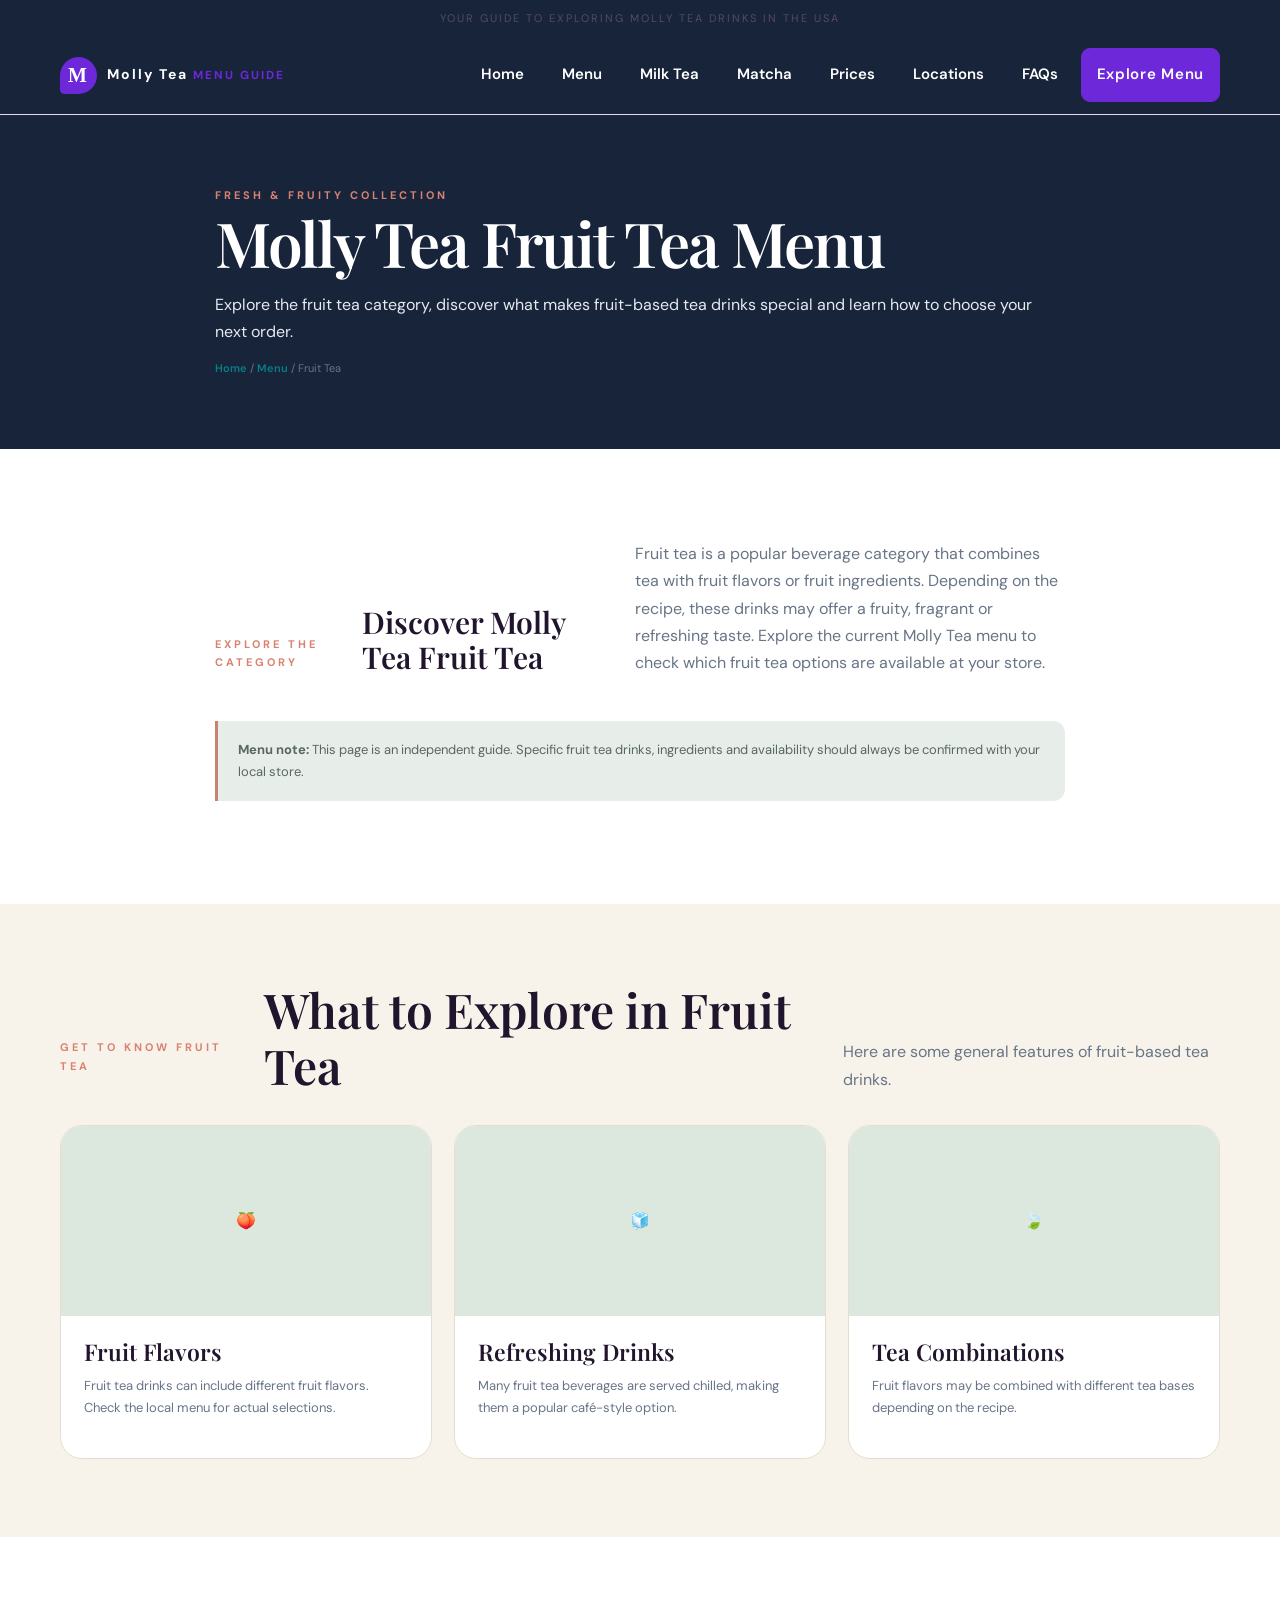
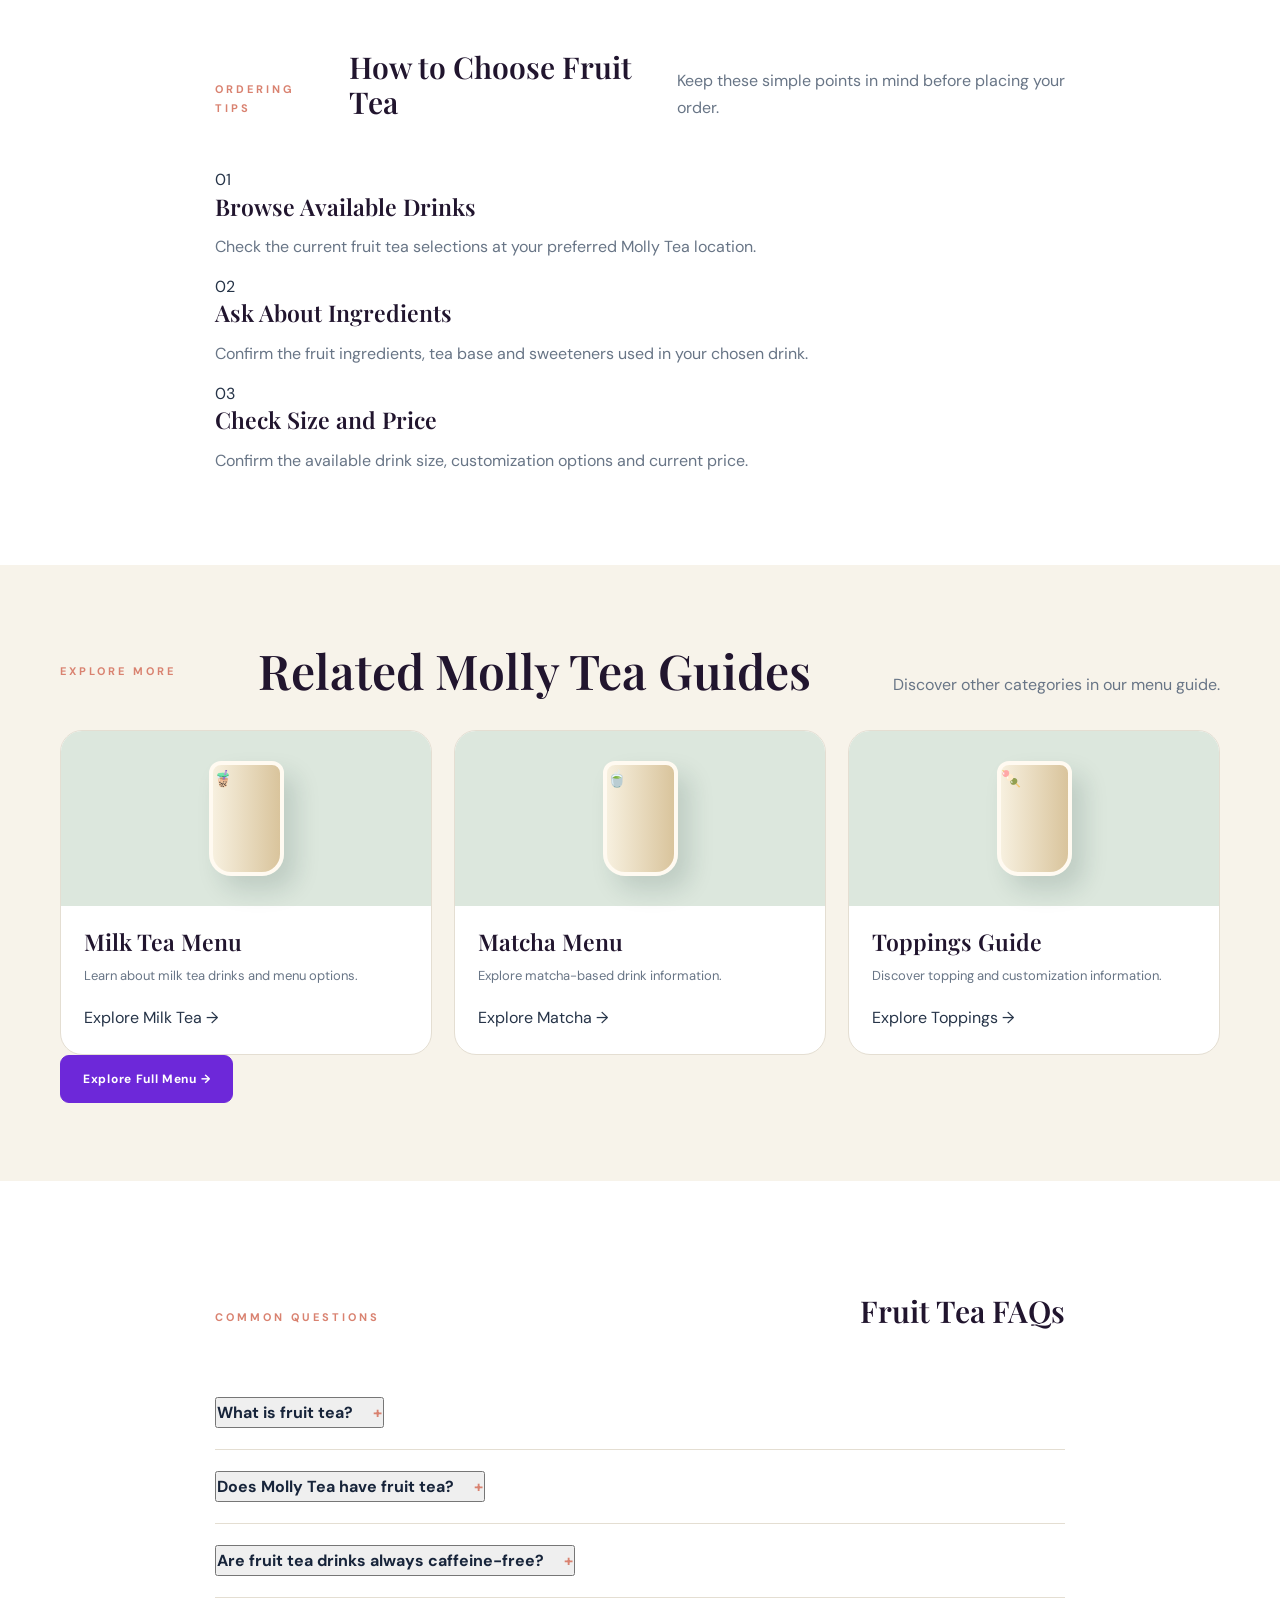
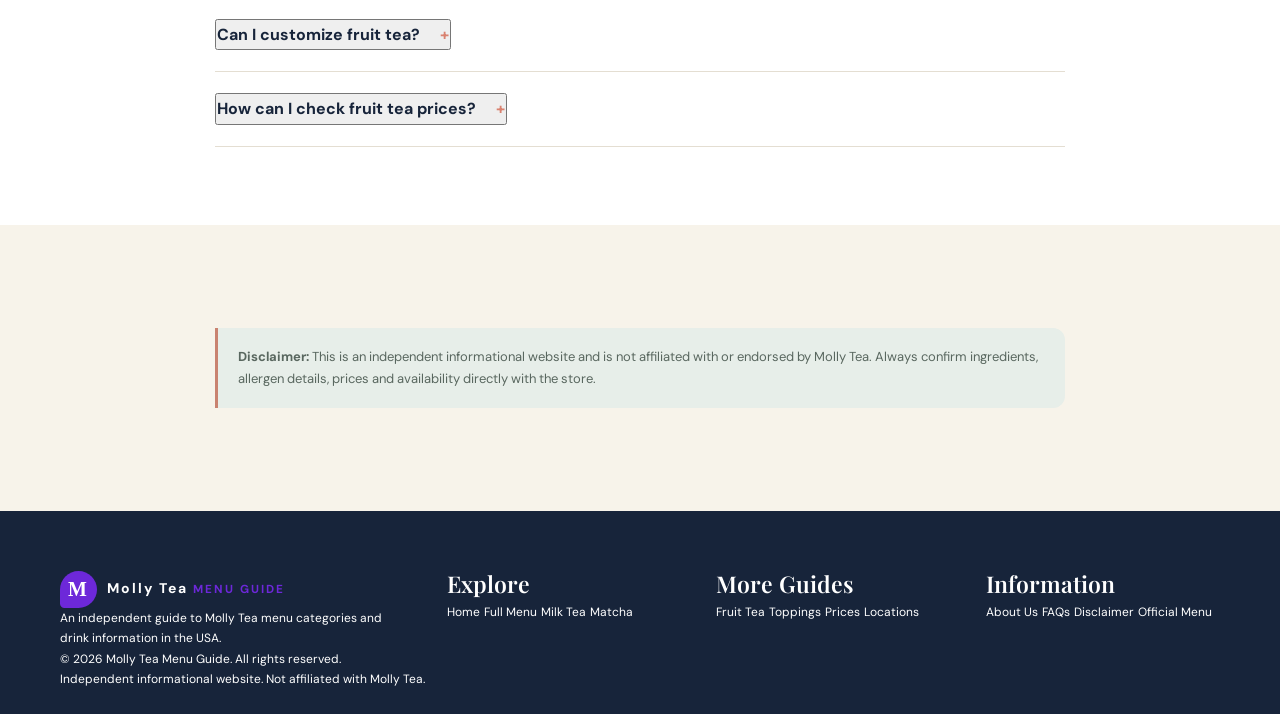
<file: fruit-tea.html>
<!DOCTYPE html>
<html lang="en">
<head>
  <meta charset="UTF-8">
  <meta name="viewport" content="width=device-width, initial-scale=1.0">
  <title>Molly Tea Fruit Tea Menu – Drinks Guide</title>
  <meta name="description" content="Explore the Molly Tea fruit tea menu guide, learn about fruit tea options, ingredients, ordering tips and related drink categories in the USA.">
  <meta name="robots" content="index, follow">
  <link rel="stylesheet" href="assets/css/style.css">
  <link rel="preconnect" href="https://fonts.googleapis.com">
  <link href="https://fonts.googleapis.com/css2?family=DM+Sans:wght@400;500;600;700;800&family=Playfair+Display:wght@600;700;800&display=swap" rel="stylesheet">
</head>
<body>

  <div class="topbar">
    <div class="container"><p>Your guide to exploring Molly Tea drinks in the USA</p></div>
  </div>

  <header class="navbar">
    <div class="container">
      <a href="index.html" class="logo">
        <span class="logo-mark">M</span>
        <span>Molly Tea <small>MENU GUIDE</small></span>
      </a>
      <button class="menu-toggle" aria-label="Toggle navigation">
        <span></span><span></span><span></span>
      </button>
      <nav class="nav-links">
        <a href="index.html">Home</a>
        <a href="menu.html">Menu</a>
        <a href="milk-tea.html">Milk Tea</a>
        <a href="matcha.html">Matcha</a>
        <a href="prices.html">Prices</a>
        <a href="locations.html">Locations</a>
        <a href="faq.html">FAQs</a>
        <a href="menu.html" class="btn">Explore Menu</a>
      </nav>
    </div>
  </header>

  <main>

    <section class="page-hero">
      <div class="container content">
        <span class="eyebrow">FRESH & FRUITY COLLECTION</span>
        <h1>Molly Tea Fruit Tea Menu</h1>
        <p>
          Explore the fruit tea category, discover what makes fruit-based
          tea drinks special and learn how to choose your next order.
        </p>
        <div class="breadcrumb">
          <a href="index.html">Home</a> /
          <a href="menu.html">Menu</a> /
          Fruit Tea
        </div>
      </div>
    </section>

    <section class="section section-white">
      <div class="container content">
        <div class="section-heading">
          <span class="eyebrow">EXPLORE THE CATEGORY</span>
          <h2>Discover Molly Tea Fruit Tea</h2>
          <p>
            Fruit tea is a popular beverage category that combines tea
            with fruit flavors or fruit ingredients. Depending on the
            recipe, these drinks may offer a fruity, fragrant or
            refreshing taste. Explore the current Molly Tea menu to
            check which fruit tea options are available at your store.
          </p>
        </div>

        <div class="note">
          <strong>Menu note:</strong> This page is an independent guide.
          Specific fruit tea drinks, ingredients and availability
          should always be confirmed with your local store.
        </div>
      </div>
    </section>

    <section class="section">
      <div class="container">
        <div class="section-heading">
          <span class="eyebrow">GET TO KNOW FRUIT TEA</span>
          <h2>What to Explore in Fruit Tea</h2>
          <p>Here are some general features of fruit-based tea drinks.</p>
        </div>

        <div class="card-grid">

          <article class="category-card">
            <div class="category-image category-fruit">
              <span>🍑</span>
            </div>
            <div class="category-content">
              <h3>Fruit Flavors</h3>
              <p>
                Fruit tea drinks can include different fruit flavors.
                Check the local menu for actual selections.
              </p>
            </div>
          </article>

          <article class="category-card">
            <div class="category-image category-iced">
              <span>🧊</span>
            </div>
            <div class="category-content">
              <h3>Refreshing Drinks</h3>
              <p>
                Many fruit tea beverages are served chilled,
                making them a popular café-style option.
              </p>
            </div>
          </article>

          <article class="category-card">
            <div class="category-image category-matcha">
              <span>🍃</span>
            </div>
            <div class="category-content">
              <h3>Tea Combinations</h3>
              <p>
                Fruit flavors may be combined with different
                tea bases depending on the recipe.
              </p>
            </div>
          </article>

        </div>
      </div>
    </section>

    <section class="section section-white">
      <div class="container content">
        <div class="section-heading">
          <span class="eyebrow">ORDERING TIPS</span>
          <h2>How to Choose Fruit Tea</h2>
          <p>Keep these simple points in mind before placing your order.</p>
        </div>

        <div class="info-steps">
          <div class="info-step">
            <span>01</span>
            <h3>Browse Available Drinks</h3>
            <p>
              Check the current fruit tea selections at your
              preferred Molly Tea location.
            </p>
          </div>
          <div class="info-step">
            <span>02</span>
            <h3>Ask About Ingredients</h3>
            <p>
              Confirm the fruit ingredients, tea base and
              sweeteners used in your chosen drink.
            </p>
          </div>
          <div class="info-step">
            <span>03</span>
            <h3>Check Size and Price</h3>
            <p>
              Confirm the available drink size, customization
              options and current price.
            </p>
          </div>
        </div>
      </div>
    </section>

    <section class="section">
      <div class="container">
        <div class="section-heading">
          <span class="eyebrow">EXPLORE MORE</span>
          <h2>Related Molly Tea Guides</h2>
          <p>Discover other categories in our menu guide.</p>
        </div>

        <div class="card-grid">

          <article class="product-card">
            <div class="product-image product-cream">
              <span class="drink-glass">🧋</span>
            </div>
            <div class="category-content">
              <h3>Milk Tea Menu</h3>
              <p>Learn about milk tea drinks and menu options.</p>
              <a href="milk-tea.html" class="card-link">Explore Milk Tea →</a>
            </div>
          </article>

          <article class="product-card">
            <div class="product-image product-green">
              <span class="drink-glass">🍵</span>
            </div>
            <div class="category-content">
              <h3>Matcha Menu</h3>
              <p>Explore matcha-based drink information.</p>
              <a href="matcha.html" class="card-link">Explore Matcha →</a>
            </div>
          </article>

          <article class="product-card">
            <div class="product-image category-toppings">
              <span class="drink-glass">🍡</span>
            </div>
            <div class="category-content">
              <h3>Toppings Guide</h3>
              <p>Discover topping and customization information.</p>
              <a href="toppings.html" class="card-link">Explore Toppings →</a>
            </div>
          </article>

        </div>

        <div class="center-action">
          <a href="menu.html" class="btn">Explore Full Menu →</a>
        </div>
      </div>
    </section>

    <section class="section section-white">
      <div class="container content">
        <div class="section-heading">
          <span class="eyebrow">COMMON QUESTIONS</span>
          <h2>Fruit Tea FAQs</h2>
        </div>

        <div class="faq-list">

          <div class="faq-item">
            <button class="faq-question">
              What is fruit tea?
              <span>+</span>
            </button>
            <div class="faq-answer">
              <p>
                Fruit tea is a drink category that combines tea
                with fruit flavors or fruit ingredients.
                Recipes differ between cafés and drinks.
              </p>
            </div>
          </div>

          <div class="faq-item">
            <button class="faq-question">
              Does Molly Tea have fruit tea?
              <span>+</span>
            </button>
            <div class="faq-answer">
              <p>
                Fruit tea is included as a category in this guide.
                Check the official menu and your local store
                for current drink availability.
              </p>
            </div>
          </div>

          <div class="faq-item">
            <button class="faq-question">
              Are fruit tea drinks always caffeine-free?
              <span>+</span>
            </button>
            <div class="faq-answer">
              <p>
                No. Some fruit tea drinks may use a tea base
                that contains caffeine. Ask the store about
                the ingredients in a specific drink.
              </p>
            </div>
          </div>

          <div class="faq-item">
            <button class="faq-question">
              Can I customize fruit tea?
              <span>+</span>
            </button>
            <div class="faq-answer">
              <p>
                Customization depends on the drink and store.
                Ask staff about available sweetness, ice
                and topping options.
              </p>
            </div>
          </div>

          <div class="faq-item">
            <button class="faq-question">
              How can I check fruit tea prices?
              <span>+</span>
            </button>
            <div class="faq-answer">
              <p>
                Visit our <a href="prices.html">Molly Tea price guide</a>
                and confirm current prices with your local store.
              </p>
            </div>
          </div>

        </div>
      </div>
    </section>

    <section class="section">
      <div class="container content">
        <div class="note">
          <strong>Disclaimer:</strong> This is an independent
          informational website and is not affiliated with or endorsed
          by Molly Tea. Always confirm ingredients, allergen details,
          prices and availability directly with the store.
        </div>
      </div>
    </section>

  </main>

  <footer class="footer">
    <div class="container">
      <div class="footer-grid">

        <div class="footer-brand">
          <a href="index.html" class="logo">
            <span class="logo-mark">M</span>
            <span>Molly Tea <small>MENU GUIDE</small></span>
          </a>
          <p>An independent guide to Molly Tea menu categories and drink information in the USA.</p>
        </div>

        <div>
          <h3>Explore</h3>
          <a href="index.html">Home</a>
          <a href="menu.html">Full Menu</a>
          <a href="milk-tea.html">Milk Tea</a>
          <a href="matcha.html">Matcha</a>
        </div>

        <div>
          <h3>More Guides</h3>
          <a href="fruit-tea.html">Fruit Tea</a>
          <a href="toppings.html">Toppings</a>
          <a href="prices.html">Prices</a>
          <a href="locations.html">Locations</a>
        </div>

        <div>
          <h3>Information</h3>
          <a href="about.html">About Us</a>
          <a href="faq.html">FAQs</a>
          <a href="disclaimer.html">Disclaimer</a>
          <a href="https://www.mollyteaus.com/menu" target="_blank" rel="noopener noreferrer">Official Menu</a>
        </div>

      </div>

      <div class="footer-bottom">
        <p>© 2026 Molly Tea Menu Guide. All rights reserved.</p>
        <p>Independent informational website. Not affiliated with Molly Tea.</p>
      </div>
    </div>
  </footer>

  <script src="assets/js/main.js"></script>
</body>
</html>
</file>
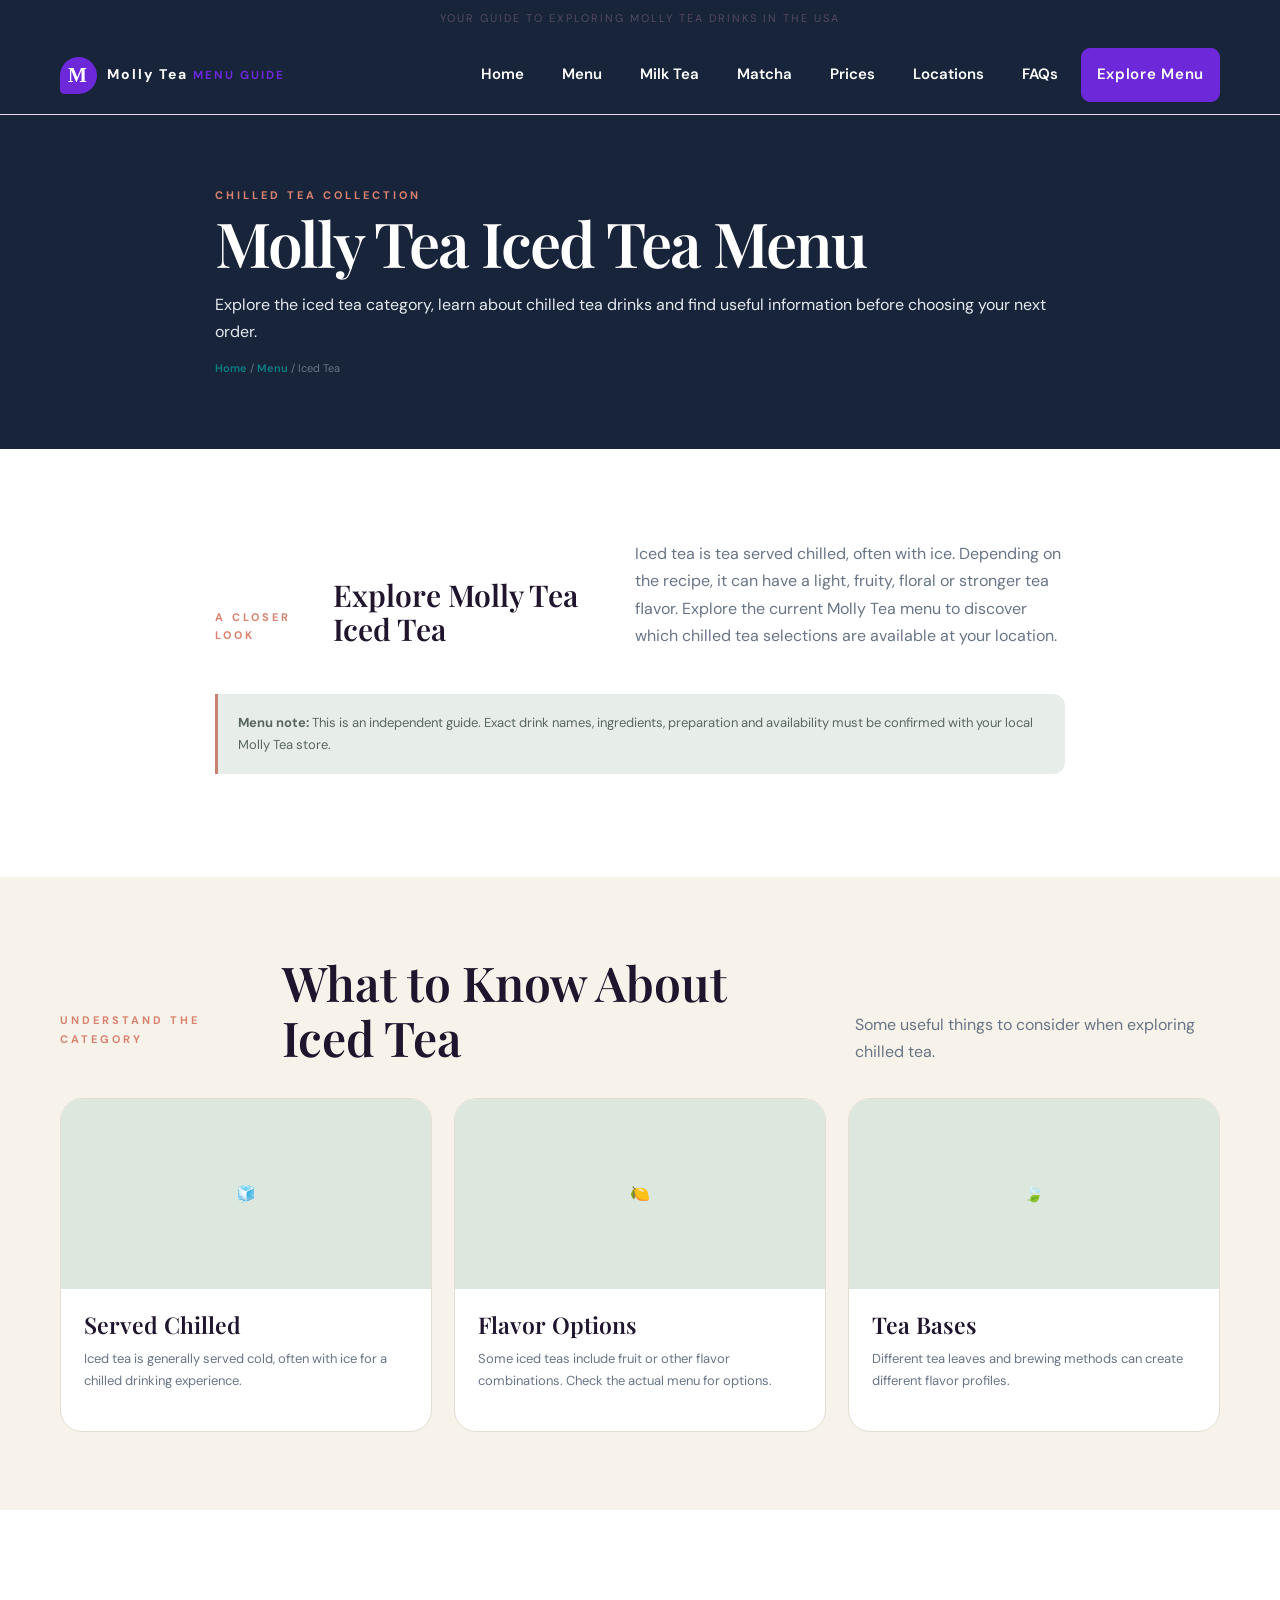
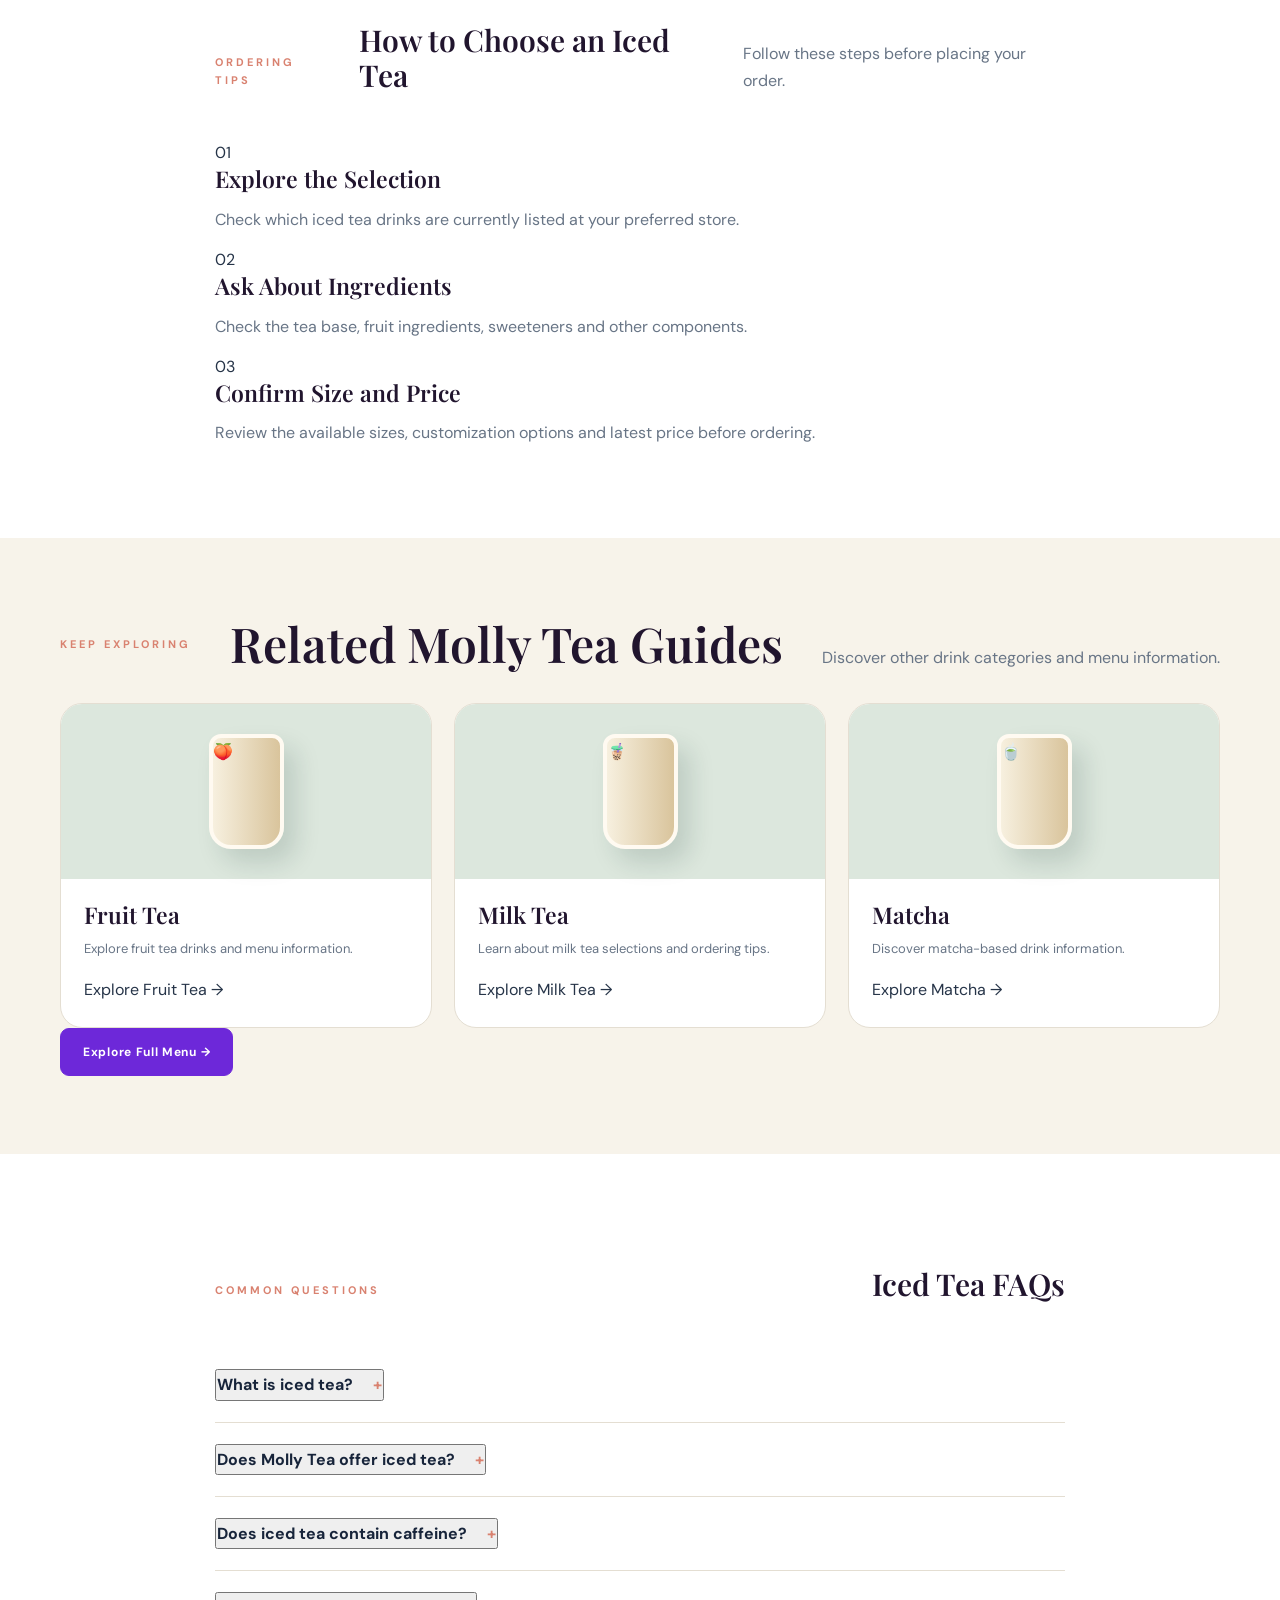
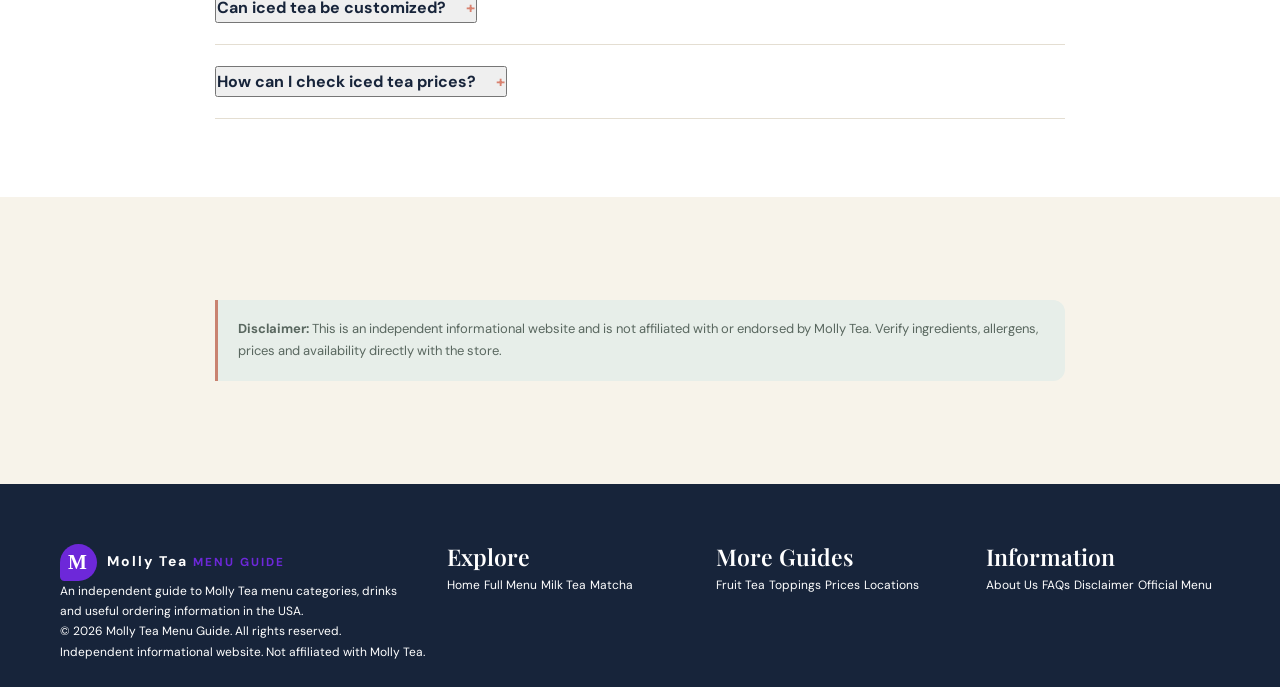
<file: iced-tea.html>
<!DOCTYPE html>
<html lang="en">
<head>
  <meta charset="UTF-8">
  <meta name="viewport" content="width=device-width, initial-scale=1.0">
  <title>Molly Tea Iced Tea Menu – Drinks Guide</title>
  <meta name="description" content="Explore the Molly Tea iced tea menu guide, learn about chilled tea options, ingredients and ordering tips in the USA.">
  <meta name="robots" content="index, follow">
  <link rel="stylesheet" href="assets/css/style.css">
  <link rel="preconnect" href="https://fonts.googleapis.com">
  <link href="https://fonts.googleapis.com/css2?family=DM+Sans:wght@400;500;600;700;800&family=Playfair+Display:wght@600;700;800&display=swap" rel="stylesheet">
</head>
<body>

  <div class="topbar">
    <div class="container"><p>Your guide to exploring Molly Tea drinks in the USA</p></div>
  </div>

  <header class="navbar">
    <div class="container">
      <a href="index.html" class="logo">
        <span class="logo-mark">M</span>
        <span>Molly Tea <small>MENU GUIDE</small></span>
      </a>
      <button class="menu-toggle" aria-label="Toggle navigation">
        <span></span><span></span><span></span>
      </button>
      <nav class="nav-links">
        <a href="index.html">Home</a>
        <a href="menu.html">Menu</a>
        <a href="milk-tea.html">Milk Tea</a>
        <a href="matcha.html">Matcha</a>
        <a href="prices.html">Prices</a>
        <a href="locations.html">Locations</a>
        <a href="faq.html">FAQs</a>
        <a href="menu.html" class="btn">Explore Menu</a>
      </nav>
    </div>
  </header>

  <main>

    <section class="page-hero">
      <div class="container content">
        <span class="eyebrow">CHILLED TEA COLLECTION</span>
        <h1>Molly Tea Iced Tea Menu</h1>
        <p>
          Explore the iced tea category, learn about chilled tea drinks
          and find useful information before choosing your next order.
        </p>
        <div class="breadcrumb">
          <a href="index.html">Home</a> /
          <a href="menu.html">Menu</a> /
          Iced Tea
        </div>
      </div>
    </section>

    <section class="section section-white">
      <div class="container content">
        <div class="section-heading">
          <span class="eyebrow">A CLOSER LOOK</span>
          <h2>Explore Molly Tea Iced Tea</h2>
          <p>
            Iced tea is tea served chilled, often with ice.
            Depending on the recipe, it can have a light,
            fruity, floral or stronger tea flavor. Explore
            the current Molly Tea menu to discover which
            chilled tea selections are available at your location.
          </p>
        </div>

        <div class="note">
          <strong>Menu note:</strong> This is an independent guide.
          Exact drink names, ingredients, preparation and availability
          must be confirmed with your local Molly Tea store.
        </div>
      </div>
    </section>

    <section class="section">
      <div class="container">
        <div class="section-heading">
          <span class="eyebrow">UNDERSTAND THE CATEGORY</span>
          <h2>What to Know About Iced Tea</h2>
          <p>Some useful things to consider when exploring chilled tea.</p>
        </div>

        <div class="card-grid">

          <article class="category-card">
            <div class="category-image category-iced">
              <span>🧊</span>
            </div>
            <div class="category-content">
              <h3>Served Chilled</h3>
              <p>
                Iced tea is generally served cold, often
                with ice for a chilled drinking experience.
              </p>
            </div>
          </article>

          <article class="category-card">
            <div class="category-image category-fruit">
              <span>🍋</span>
            </div>
            <div class="category-content">
              <h3>Flavor Options</h3>
              <p>
                Some iced teas include fruit or other flavor
                combinations. Check the actual menu for options.
              </p>
            </div>
          </article>

          <article class="category-card">
            <div class="category-image category-matcha">
              <span>🍃</span>
            </div>
            <div class="category-content">
              <h3>Tea Bases</h3>
              <p>
                Different tea leaves and brewing methods
                can create different flavor profiles.
              </p>
            </div>
          </article>

        </div>
      </div>
    </section>

    <section class="section section-white">
      <div class="container content">
        <div class="section-heading">
          <span class="eyebrow">ORDERING TIPS</span>
          <h2>How to Choose an Iced Tea</h2>
          <p>Follow these steps before placing your order.</p>
        </div>

        <div class="info-steps">
          <div class="info-step">
            <span>01</span>
            <h3>Explore the Selection</h3>
            <p>
              Check which iced tea drinks are currently
              listed at your preferred store.
            </p>
          </div>
          <div class="info-step">
            <span>02</span>
            <h3>Ask About Ingredients</h3>
            <p>
              Check the tea base, fruit ingredients,
              sweeteners and other components.
            </p>
          </div>
          <div class="info-step">
            <span>03</span>
            <h3>Confirm Size and Price</h3>
            <p>
              Review the available sizes, customization
              options and latest price before ordering.
            </p>
          </div>
        </div>
      </div>
    </section>

    <section class="section">
      <div class="container">
        <div class="section-heading">
          <span class="eyebrow">KEEP EXPLORING</span>
          <h2>Related Molly Tea Guides</h2>
          <p>Discover other drink categories and menu information.</p>
        </div>

        <div class="card-grid">

          <article class="product-card">
            <div class="product-image product-peach">
              <span class="drink-glass">🍑</span>
            </div>
            <div class="category-content">
              <h3>Fruit Tea</h3>
              <p>Explore fruit tea drinks and menu information.</p>
              <a href="fruit-tea.html" class="card-link">Explore Fruit Tea →</a>
            </div>
          </article>

          <article class="product-card">
            <div class="product-image product-cream">
              <span class="drink-glass">🧋</span>
            </div>
            <div class="category-content">
              <h3>Milk Tea</h3>
              <p>Learn about milk tea selections and ordering tips.</p>
              <a href="milk-tea.html" class="card-link">Explore Milk Tea →</a>
            </div>
          </article>

          <article class="product-card">
            <div class="product-image product-green">
              <span class="drink-glass">🍵</span>
            </div>
            <div class="category-content">
              <h3>Matcha</h3>
              <p>Discover matcha-based drink information.</p>
              <a href="matcha.html" class="card-link">Explore Matcha →</a>
            </div>
          </article>

        </div>

        <div class="center-action">
          <a href="menu.html" class="btn">Explore Full Menu →</a>
        </div>
      </div>
    </section>

    <section class="section section-white">
      <div class="container content">
        <div class="section-heading">
          <span class="eyebrow">COMMON QUESTIONS</span>
          <h2>Iced Tea FAQs</h2>
        </div>

        <div class="faq-list">

          <div class="faq-item">
            <button class="faq-question">
              What is iced tea?
              <span>+</span>
            </button>
            <div class="faq-answer">
              <p>
                Iced tea is tea served chilled, usually with ice.
                It can be prepared with different tea bases
                and flavor combinations.
              </p>
            </div>
          </div>

          <div class="faq-item">
            <button class="faq-question">
              Does Molly Tea offer iced tea?
              <span>+</span>
            </button>
            <div class="faq-answer">
              <p>
                Check the current official menu and your local store
                to confirm which iced tea drinks are available.
              </p>
            </div>
          </div>

          <div class="faq-item">
            <button class="faq-question">
              Does iced tea contain caffeine?
              <span>+</span>
            </button>
            <div class="faq-answer">
              <p>
                It depends on the tea base. Many traditional
                tea-based drinks contain caffeine. Ask the store
                about the specific drink.
              </p>
            </div>
          </div>

          <div class="faq-item">
            <button class="faq-question">
              Can iced tea be customized?
              <span>+</span>
            </button>
            <div class="faq-answer">
              <p>
                Customization depends on the drink and store.
                Ask staff about available sweetness, ice
                and topping choices.
              </p>
            </div>
          </div>

          <div class="faq-item">
            <button class="faq-question">
              How can I check iced tea prices?
              <span>+</span>
            </button>
            <div class="faq-answer">
              <p>
                Visit our <a href="prices.html">Molly Tea price guide</a>
                and confirm current prices with your local store.
              </p>
            </div>
          </div>

        </div>
      </div>
    </section>

    <section class="section">
      <div class="container content">
        <div class="note">
          <strong>Disclaimer:</strong> This is an independent
          informational website and is not affiliated with or endorsed
          by Molly Tea. Verify ingredients, allergens, prices
          and availability directly with the store.
        </div>
      </div>
    </section>

  </main>

  <footer class="footer">
    <div class="container">
      <div class="footer-grid">

        <div class="footer-brand">
          <a href="index.html" class="logo">
            <span class="logo-mark">M</span>
            <span>Molly Tea <small>MENU GUIDE</small></span>
          </a>
          <p>
            An independent guide to Molly Tea menu categories,
            drinks and useful ordering information in the USA.
          </p>
        </div>

        <div>
          <h3>Explore</h3>
          <a href="index.html">Home</a>
          <a href="menu.html">Full Menu</a>
          <a href="milk-tea.html">Milk Tea</a>
          <a href="matcha.html">Matcha</a>
        </div>

        <div>
          <h3>More Guides</h3>
          <a href="fruit-tea.html">Fruit Tea</a>
          <a href="toppings.html">Toppings</a>
          <a href="prices.html">Prices</a>
          <a href="locations.html">Locations</a>
        </div>

        <div>
          <h3>Information</h3>
          <a href="about.html">About Us</a>
          <a href="faq.html">FAQs</a>
          <a href="disclaimer.html">Disclaimer</a>
          <a href="https://www.mollyteaus.com/menu" target="_blank" rel="noopener noreferrer">Official Menu</a>
        </div>

      </div>

      <div class="footer-bottom">
        <p>© 2026 Molly Tea Menu Guide. All rights reserved.</p>
        <p>Independent informational website. Not affiliated with Molly Tea.</p>
      </div>
    </div>
  </footer>

  <script src="assets/js/main.js"></script>
</body>
</html>
</file>
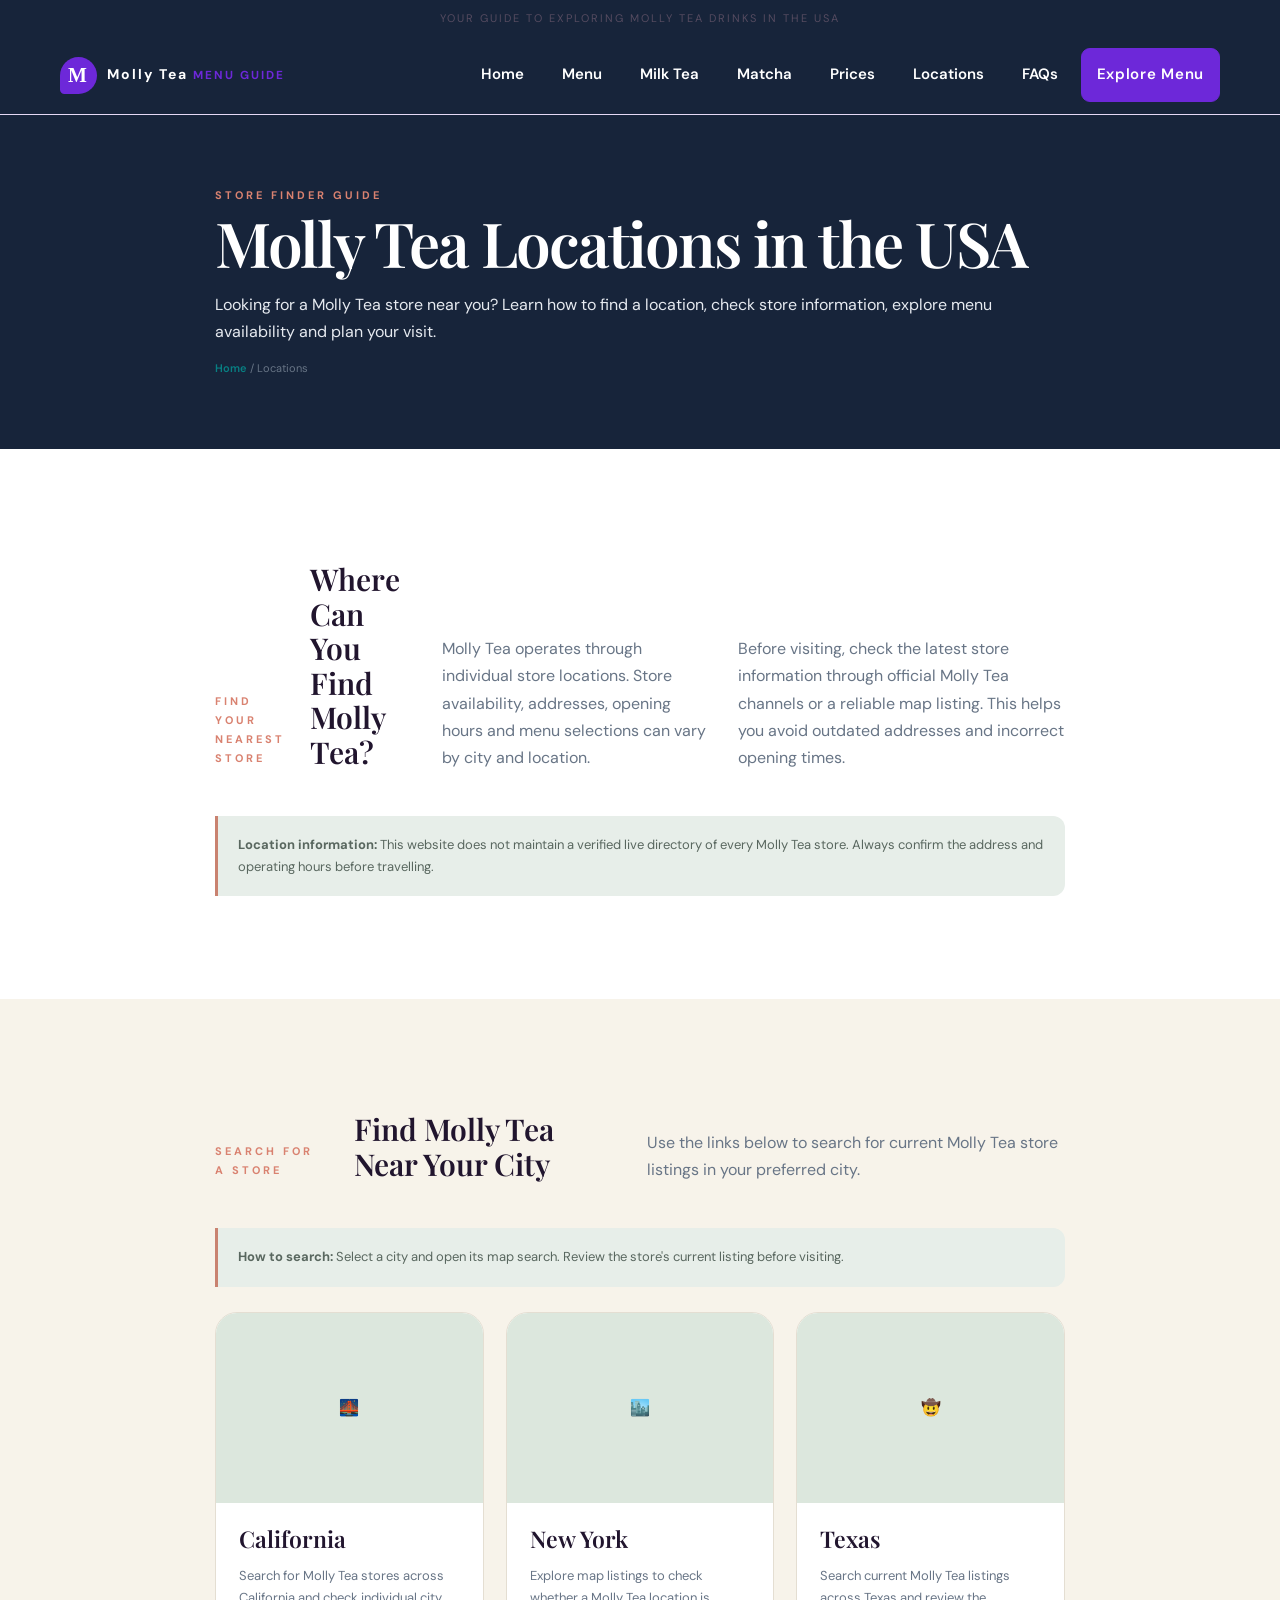
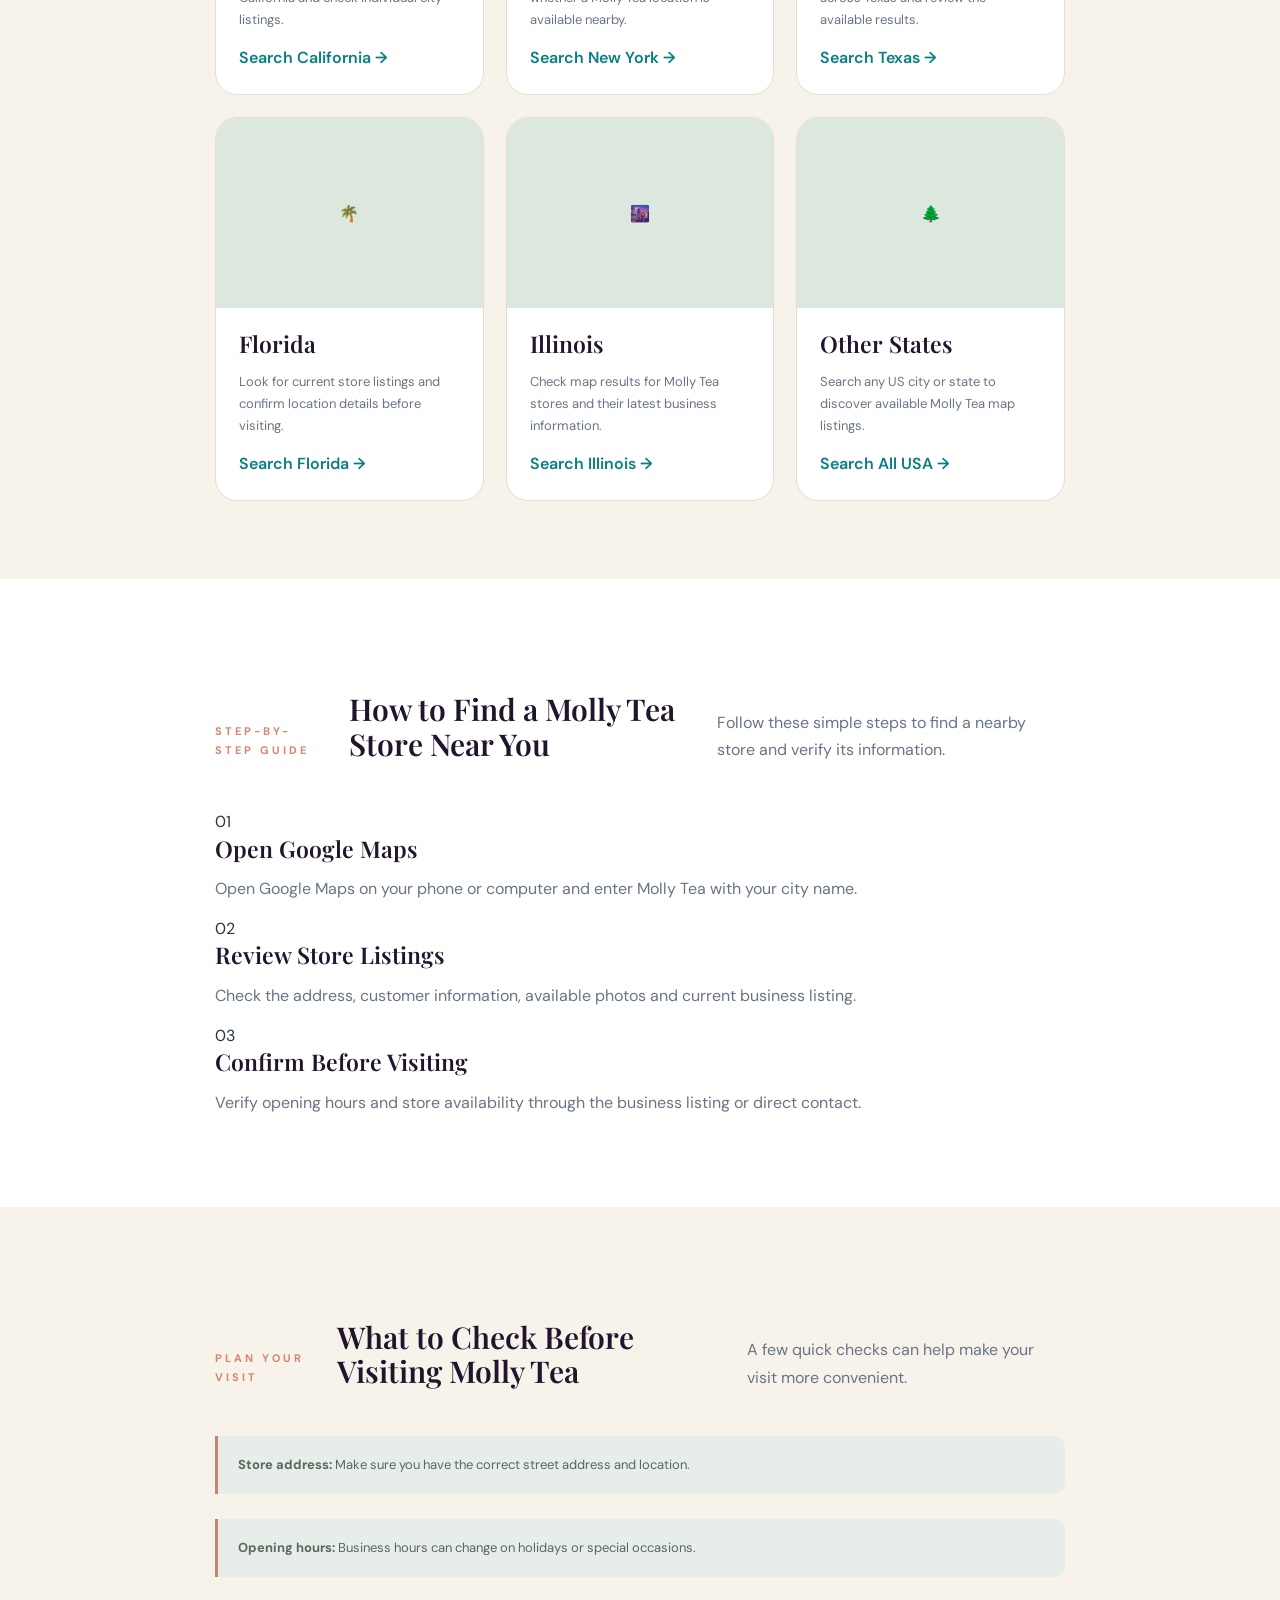
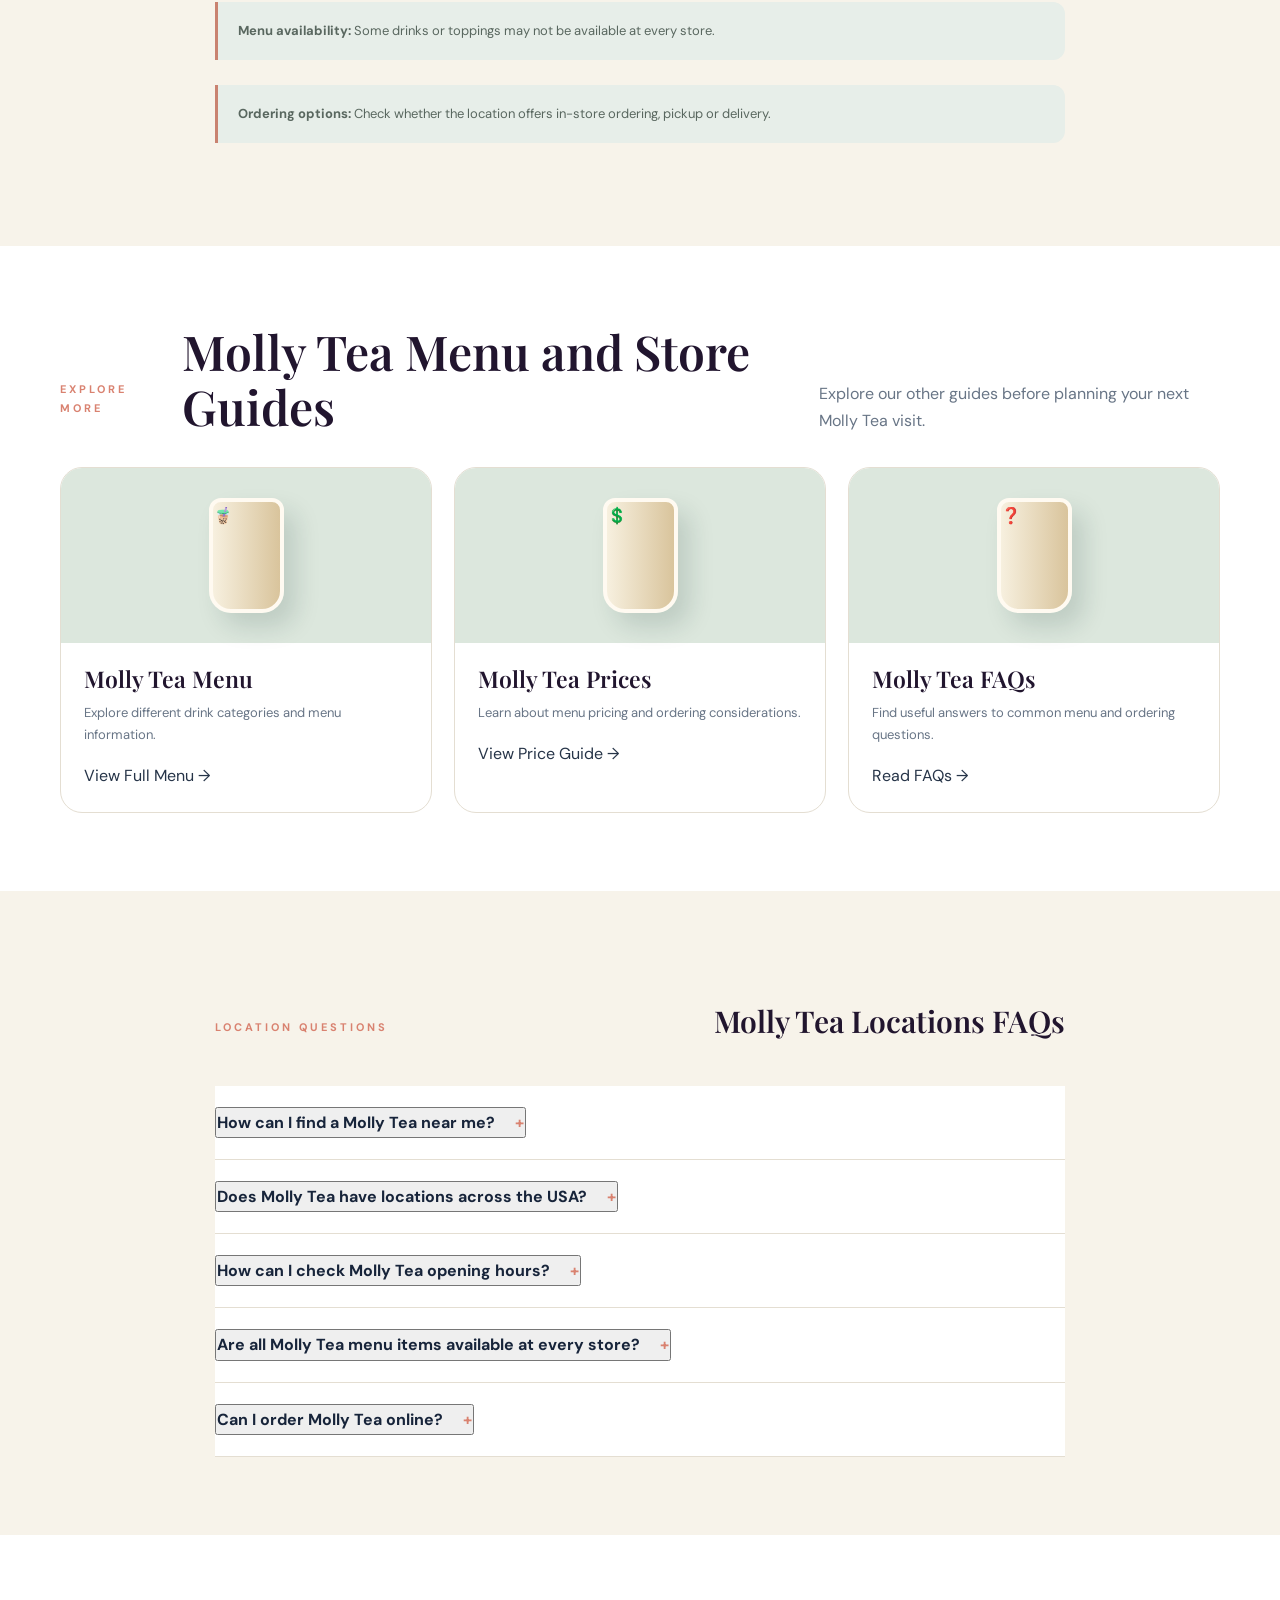
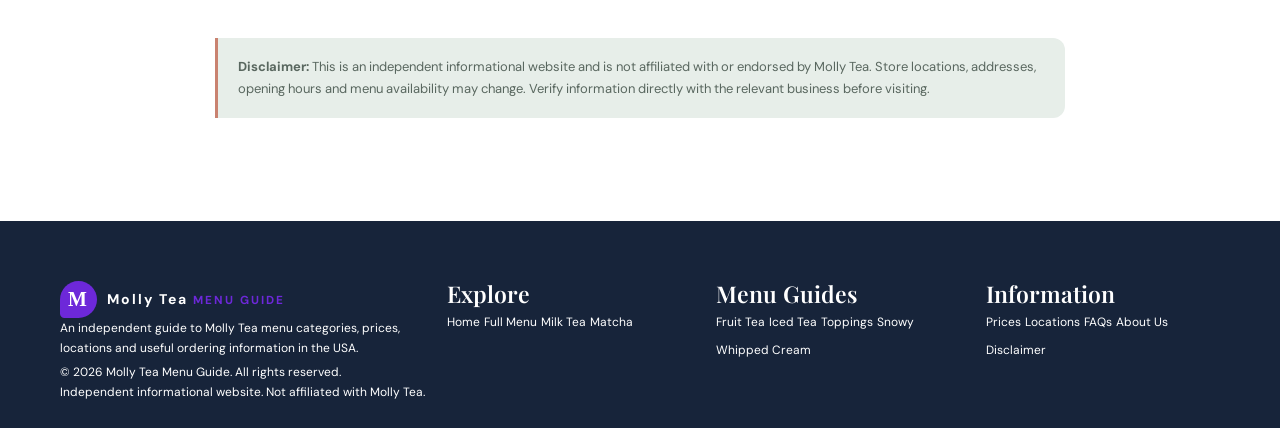
<file: locations.html>
<!DOCTYPE html>
<html lang="en">
<head>
  <meta charset="UTF-8">
  <meta name="viewport" content="width=device-width, initial-scale=1.0">

  <title>Molly Tea Locations in USA – Find a Store Near You</title>
  <meta name="description" content="Looking for Molly Tea locations in the USA? Learn how to find nearby stores, check addresses, opening hours and menu availability.">
  <meta name="robots" content="index, follow">

  <link rel="canonical" href="https://YOUR-DOMAIN.com/locations.html">
  <link rel="stylesheet" href="assets/css/style.css">

  <link rel="preconnect" href="https://fonts.googleapis.com">
  <link href="https://fonts.googleapis.com/css2?family=DM+Sans:wght@400;500;600;700;800&family=Playfair+Display:wght@600;700;800&display=swap" rel="stylesheet">

  <meta property="og:title" content="Molly Tea Locations in USA">
  <meta property="og:description" content="Learn how to find Molly Tea stores, check locations and plan your visit.">
  <meta property="og:type" content="website">
</head>

<body>

  <div class="topbar">
    <div class="container">
      <p>Your guide to exploring Molly Tea drinks in the USA</p>
    </div>
  </div>

  <!-- HEADER -->
  <header class="navbar">
    <div class="container">

      <a href="index.html" class="logo">
        <span class="logo-mark">M</span>
        <span>Molly Tea <small>MENU GUIDE</small></span>
      </a>

      <button class="menu-toggle" aria-label="Toggle navigation">
        <span></span><span></span><span></span>
      </button>

      <nav class="nav-links">
        <a href="index.html">Home</a>
        <a href="menu.html">Menu</a>
        <a href="milk-tea.html">Milk Tea</a>
        <a href="matcha.html">Matcha</a>
        <a href="prices.html">Prices</a>
        <a href="locations.html">Locations</a>
        <a href="faq.html">FAQs</a>
        <a href="menu.html" class="btn">Explore Menu</a>
      </nav>

    </div>
  </header>

  <main>

    <!-- HERO -->
    <section class="page-hero">
      <div class="container content">

        <span class="eyebrow">STORE FINDER GUIDE</span>

        <h1>Molly Tea Locations in the USA</h1>

        <p>
          Looking for a Molly Tea store near you?
          Learn how to find a location, check store information,
          explore menu availability and plan your visit.
        </p>

        <div class="breadcrumb">
          <a href="index.html">Home</a> /
          Locations
        </div>

      </div>
    </section>

    <!-- INTRODUCTION -->
    <section class="section section-white">
      <div class="container content">

        <div class="section-heading">
          <span class="eyebrow">FIND YOUR NEAREST STORE</span>

          <h2>Where Can You Find Molly Tea?</h2>

          <p>
            Molly Tea operates through individual store locations.
            Store availability, addresses, opening hours and menu
            selections can vary by city and location.
          </p>

          <p>
            Before visiting, check the latest store information
            through official Molly Tea channels or a reliable
            map listing. This helps you avoid outdated addresses
            and incorrect opening times.
          </p>
        </div>

        <div class="note">
          <strong>Location information:</strong>
          This website does not maintain a verified live directory
          of every Molly Tea store. Always confirm the address
          and operating hours before travelling.
        </div>

      </div>
    </section>

    <!-- STORE SEARCH -->
    <section class="section">
      <div class="container content">

        <div class="section-heading">
          <span class="eyebrow">SEARCH FOR A STORE</span>

          <h2>Find Molly Tea Near Your City</h2>

          <p>
            Use the links below to search for current Molly Tea
            store listings in your preferred city.
          </p>
        </div>

        <div class="note">
          <strong>How to search:</strong>
          Select a city and open its map search.
          Review the store's current listing before visiting.
        </div>

        <div class="card-grid">

          <article class="category-card">
            <div class="category-image">
              <span>🌉</span>
            </div>

            <div class="category-content">
              <h3>California</h3>

              <p>
                Search for Molly Tea stores across California
                and check individual city listings.
              </p>

              <a
                href="https://www.google.com/maps/search/?api=1&query=Molly+Tea+California+USA"
                target="_blank"
                rel="noopener noreferrer"
                class="card-link">
                Search California →
              </a>
            </div>
          </article>

          <article class="category-card">
            <div class="category-image">
              <span>🏙️</span>
            </div>

            <div class="category-content">
              <h3>New York</h3>

              <p>
                Explore map listings to check whether
                a Molly Tea location is available nearby.
              </p>

              <a
                href="https://www.google.com/maps/search/?api=1&query=Molly+Tea+New+York+USA"
                target="_blank"
                rel="noopener noreferrer"
                class="card-link">
                Search New York →
              </a>
            </div>
          </article>

          <article class="category-card">
            <div class="category-image">
              <span>🤠</span>
            </div>

            <div class="category-content">
              <h3>Texas</h3>

              <p>
                Search current Molly Tea listings across
                Texas and review the available results.
              </p>

              <a
                href="https://www.google.com/maps/search/?api=1&query=Molly+Tea+Texas+USA"
                target="_blank"
                rel="noopener noreferrer"
                class="card-link">
                Search Texas →
              </a>
            </div>
          </article>

          <article class="category-card">
            <div class="category-image">
              <span>🌴</span>
            </div>

            <div class="category-content">
              <h3>Florida</h3>

              <p>
                Look for current store listings and
                confirm location details before visiting.
              </p>

              <a
                href="https://www.google.com/maps/search/?api=1&query=Molly+Tea+Florida+USA"
                target="_blank"
                rel="noopener noreferrer"
                class="card-link">
                Search Florida →
              </a>
            </div>
          </article>

          <article class="category-card">
            <div class="category-image">
              <span>🌆</span>
            </div>

            <div class="category-content">
              <h3>Illinois</h3>

              <p>
                Check map results for Molly Tea stores
                and their latest business information.
              </p>

              <a
                href="https://www.google.com/maps/search/?api=1&query=Molly+Tea+Illinois+USA"
                target="_blank"
                rel="noopener noreferrer"
                class="card-link">
                Search Illinois →
              </a>
            </div>
          </article>

          <article class="category-card">
            <div class="category-image">
              <span>🌲</span>
            </div>

            <div class="category-content">
              <h3>Other States</h3>

              <p>
                Search any US city or state to discover
                available Molly Tea map listings.
              </p>

              <a
                href="https://www.google.com/maps/search/?api=1&query=Molly+Tea+USA"
                target="_blank"
                rel="noopener noreferrer"
                class="card-link">
                Search All USA →
              </a>
            </div>
          </article>

        </div>

      </div>
    </section>

    <!-- HOW TO FIND -->
    <section class="section section-white">
      <div class="container content">

        <div class="section-heading">
          <span class="eyebrow">STEP-BY-STEP GUIDE</span>

          <h2>How to Find a Molly Tea Store Near You</h2>

          <p>
            Follow these simple steps to find a nearby
            store and verify its information.
          </p>
        </div>

        <div class="info-steps">

          <div class="info-step">
            <span>01</span>

            <h3>Open Google Maps</h3>

            <p>
              Open Google Maps on your phone or computer
              and enter Molly Tea with your city name.
            </p>
          </div>

          <div class="info-step">
            <span>02</span>

            <h3>Review Store Listings</h3>

            <p>
              Check the address, customer information,
              available photos and current business listing.
            </p>
          </div>

          <div class="info-step">
            <span>03</span>

            <h3>Confirm Before Visiting</h3>

            <p>
              Verify opening hours and store availability
              through the business listing or direct contact.
            </p>
          </div>

        </div>

      </div>
    </section>

    <!-- VISIT CHECKLIST -->
    <section class="section">
      <div class="container content">

        <div class="section-heading">
          <span class="eyebrow">PLAN YOUR VISIT</span>

          <h2>What to Check Before Visiting Molly Tea</h2>

          <p>
            A few quick checks can help make your visit
            more convenient.
          </p>
        </div>

        <div class="note">
          <strong>Store address:</strong>
          Make sure you have the correct street address
          and location.
        </div>

        <div class="note">
          <strong>Opening hours:</strong>
          Business hours can change on holidays or
          special occasions.
        </div>

        <div class="note">
          <strong>Menu availability:</strong>
          Some drinks or toppings may not be available
          at every store.
        </div>

        <div class="note">
          <strong>Ordering options:</strong>
          Check whether the location offers in-store
          ordering, pickup or delivery.
        </div>

      </div>
    </section>

    <!-- RELATED GUIDES -->
    <section class="section section-white">
      <div class="container">

        <div class="section-heading">
          <span class="eyebrow">EXPLORE MORE</span>

          <h2>Molly Tea Menu and Store Guides</h2>

          <p>
            Explore our other guides before planning
            your next Molly Tea visit.
          </p>
        </div>

        <div class="card-grid">

          <article class="product-card">
            <div class="product-image product-cream">
              <span class="drink-glass">🧋</span>
            </div>

            <div class="category-content">
              <h3>Molly Tea Menu</h3>

              <p>
                Explore different drink categories
                and menu information.
              </p>

              <a href="menu.html" class="card-link">
                View Full Menu →
              </a>
            </div>
          </article>

          <article class="product-card">
            <div class="product-image product-green">
              <span class="drink-glass">💲</span>
            </div>

            <div class="category-content">
              <h3>Molly Tea Prices</h3>

              <p>
                Learn about menu pricing and
                ordering considerations.
              </p>

              <a href="prices.html" class="card-link">
                View Price Guide →
              </a>
            </div>
          </article>

          <article class="product-card">
            <div class="product-image product-peach">
              <span class="drink-glass">❓</span>
            </div>

            <div class="category-content">
              <h3>Molly Tea FAQs</h3>

              <p>
                Find useful answers to common
                menu and ordering questions.
              </p>

              <a href="faq.html" class="card-link">
                Read FAQs →
              </a>
            </div>
          </article>

        </div>

      </div>
    </section>

    <!-- FAQ -->
    <section class="section">
      <div class="container content">

        <div class="section-heading">
          <span class="eyebrow">LOCATION QUESTIONS</span>

          <h2>Molly Tea Locations FAQs</h2>
        </div>

        <div class="faq-list">

          <div class="faq-item">
            <button class="faq-question">
              How can I find a Molly Tea near me?
              <span>+</span>
            </button>

            <div class="faq-answer">
              <p>
                Search for Molly Tea on Google Maps
                with your city or ZIP code. Review
                the available listings and confirm
                the address before visiting.
              </p>
            </div>
          </div>

          <div class="faq-item">
            <button class="faq-question">
              Does Molly Tea have locations across the USA?
              <span>+</span>
            </button>

            <div class="faq-answer">
              <p>
                Store availability depends on current
                business operations. Check official
                Molly Tea channels for the latest
                location information.
              </p>
            </div>
          </div>

          <div class="faq-item">
            <button class="faq-question">
              How can I check Molly Tea opening hours?
              <span>+</span>
            </button>

            <div class="faq-answer">
              <p>
                Check the individual store's business
                listing or contact the location directly.
                Hours can change during holidays.
              </p>
            </div>
          </div>

          <div class="faq-item">
            <button class="faq-question">
              Are all Molly Tea menu items available at every store?
              <span>+</span>
            </button>

            <div class="faq-answer">
              <p>
                Not necessarily. Drink selection,
                toppings and availability may differ
                between locations.
              </p>
            </div>
          </div>

          <div class="faq-item">
            <button class="faq-question">
              Can I order Molly Tea online?
              <span>+</span>
            </button>

            <div class="faq-answer">
              <p>
                Online ordering depends on the store
                and supported ordering services.
                Check the options available for
                your selected location.
              </p>
            </div>
          </div>

        </div>

      </div>
    </section>

    <!-- DISCLAIMER -->
    <section class="section section-white">
      <div class="container content">

        <div class="note">
          <strong>Disclaimer:</strong>
          This is an independent informational website
          and is not affiliated with or endorsed by Molly Tea.
          Store locations, addresses, opening hours and
          menu availability may change. Verify information
          directly with the relevant business before visiting.
        </div>

      </div>
    </section>

  </main>

  <!-- FOOTER -->
  <footer class="footer">
    <div class="container">

      <div class="footer-grid">

        <div class="footer-brand">

          <a href="index.html" class="logo">
            <span class="logo-mark">M</span>
            <span>Molly Tea <small>MENU GUIDE</small></span>
          </a>

          <p>
            An independent guide to Molly Tea menu categories,
            prices, locations and useful ordering information in the USA.
          </p>

        </div>

        <div>
          <h3>Explore</h3>
          <a href="index.html">Home</a>
          <a href="menu.html">Full Menu</a>
          <a href="milk-tea.html">Milk Tea</a>
          <a href="matcha.html">Matcha</a>
        </div>

        <div>
          <h3>Menu Guides</h3>
          <a href="fruit-tea.html">Fruit Tea</a>
          <a href="iced-tea.html">Iced Tea</a>
          <a href="toppings.html">Toppings</a>
          <a href="snowy-whipped-cream.html">Snowy Whipped Cream</a>
        </div>

        <div>
          <h3>Information</h3>
          <a href="prices.html">Prices</a>
          <a href="locations.html">Locations</a>
          <a href="faq.html">FAQs</a>
          <a href="about.html">About Us</a>
          <a href="disclaimer.html">Disclaimer</a>
        </div>

      </div>

      <div class="footer-bottom">
        <p>© 2026 Molly Tea Menu Guide. All rights reserved.</p>
        <p>Independent informational website. Not affiliated with Molly Tea.</p>
      </div>

    </div>
  </footer>

  <script src="assets/js/main.js"></script>

</body>
</html>
</file>
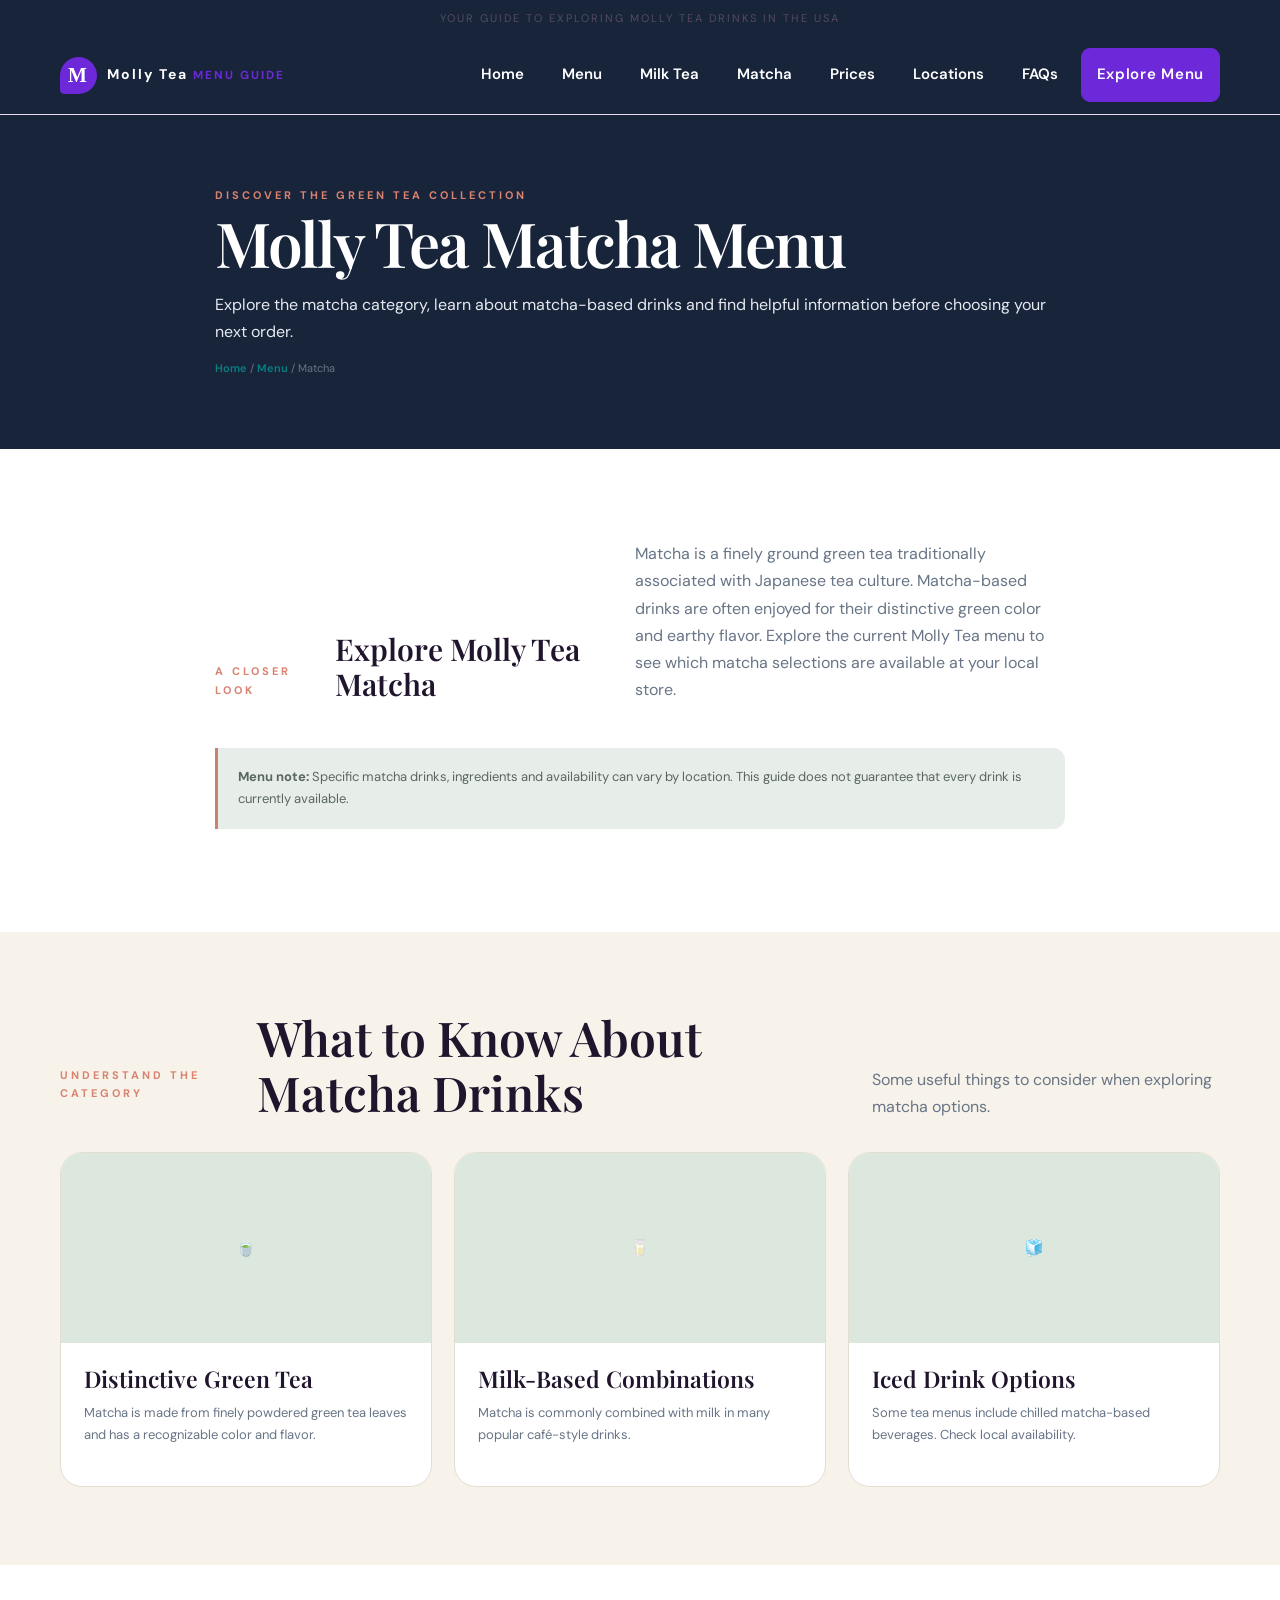
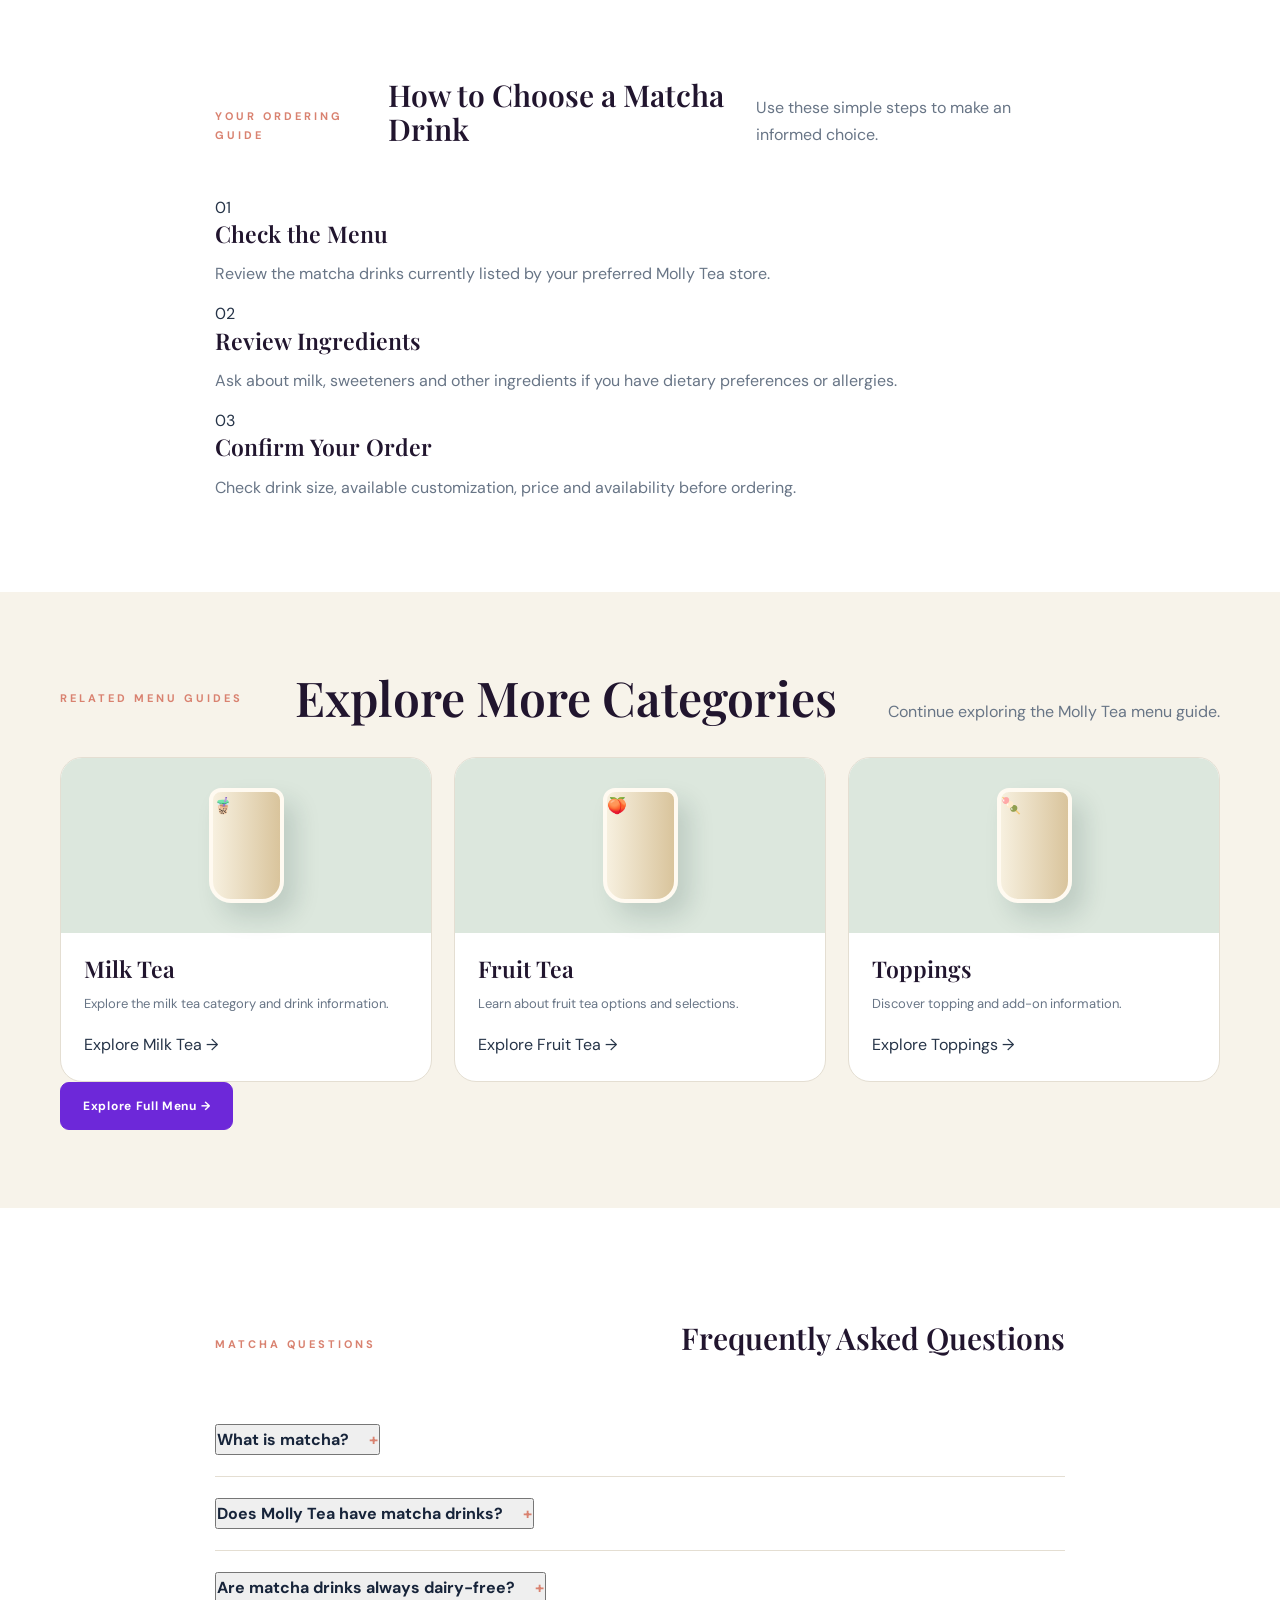
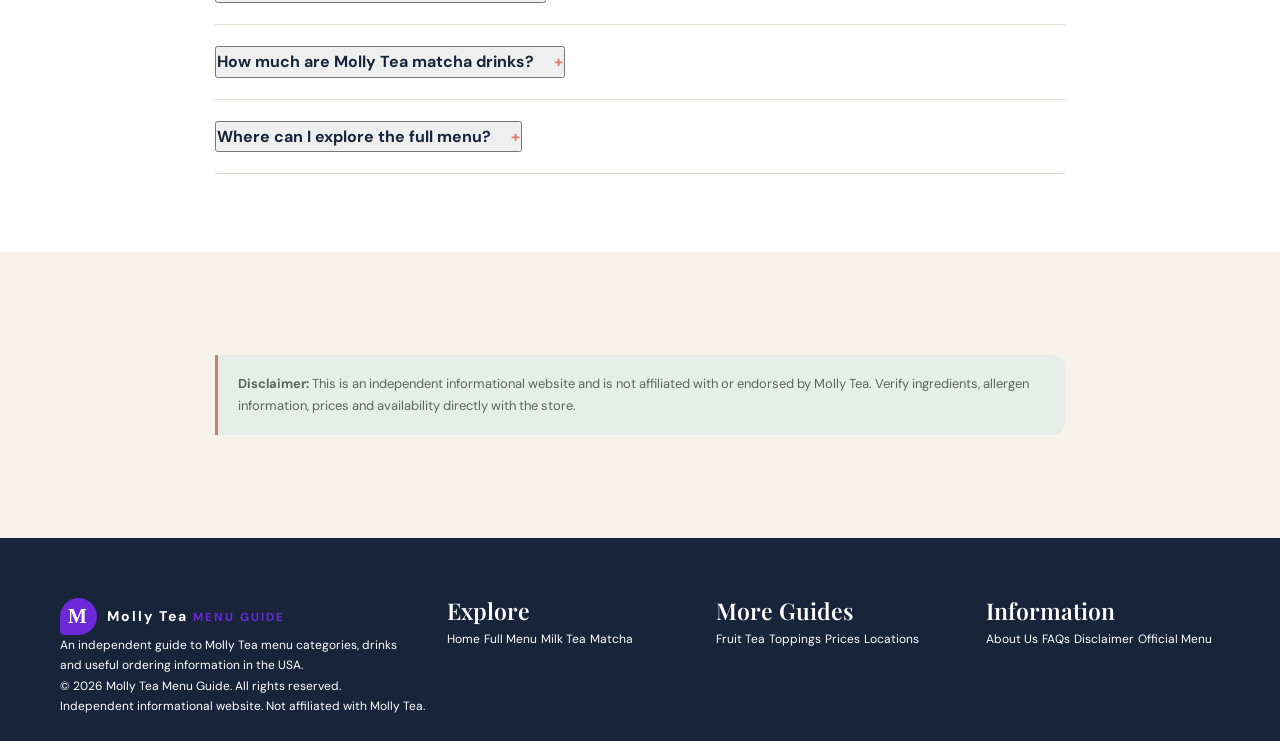
<file: matcha.html>
<!DOCTYPE html>
<html lang="en">
<head>
  <meta charset="UTF-8">
  <meta name="viewport" content="width=device-width, initial-scale=1.0">
  <title>Molly Tea Matcha Menu – Matcha Drinks Guide</title>
  <meta name="description" content="Explore the Molly Tea matcha menu guide, learn about matcha drinks, menu options, ordering tips and related categories in the USA.">
  <meta name="robots" content="index, follow">
  <link rel="stylesheet" href="assets/css/style.css">
  <link rel="preconnect" href="https://fonts.googleapis.com">
  <link rel="preconnect" href="https://fonts.gstatic.com" crossorigin>
  <link href="https://fonts.googleapis.com/css2?family=DM+Sans:wght@400;500;600;700;800&family=Playfair+Display:wght@600;700;800&display=swap" rel="stylesheet">
</head>

<body>

  <div class="topbar">
    <div class="container">
      <p>Your guide to exploring Molly Tea drinks in the USA</p>
    </div>
  </div>

  <header class="navbar">
    <div class="container">
      <a href="index.html" class="logo">
        <span class="logo-mark">M</span>
        <span>Molly Tea <small>MENU GUIDE</small></span>
      </a>

      <button class="menu-toggle" aria-label="Toggle navigation">
        <span></span><span></span><span></span>
      </button>

      <nav class="nav-links">
        <a href="index.html">Home</a>
        <a href="menu.html">Menu</a>
        <a href="milk-tea.html">Milk Tea</a>
        <a href="matcha.html">Matcha</a>
        <a href="prices.html">Prices</a>
        <a href="locations.html">Locations</a>
        <a href="faq.html">FAQs</a>
        <a href="menu.html" class="btn">Explore Menu</a>
      </nav>
    </div>
  </header>

  <main>

    <section class="page-hero">
      <div class="container content">
        <span class="eyebrow">DISCOVER THE GREEN TEA COLLECTION</span>
        <h1>Molly Tea Matcha Menu</h1>
        <p>
          Explore the matcha category, learn about matcha-based drinks
          and find helpful information before choosing your next order.
        </p>
        <div class="breadcrumb">
          <a href="index.html">Home</a> /
          <a href="menu.html">Menu</a> /
          Matcha
        </div>
      </div>
    </section>

    <section class="section section-white">
      <div class="container content">
        <div class="section-heading">
          <span class="eyebrow">A CLOSER LOOK</span>
          <h2>Explore Molly Tea Matcha</h2>
          <p>
            Matcha is a finely ground green tea traditionally associated
            with Japanese tea culture. Matcha-based drinks are often
            enjoyed for their distinctive green color and earthy flavor.
            Explore the current Molly Tea menu to see which matcha
            selections are available at your local store.
          </p>
        </div>

        <div class="note">
          <strong>Menu note:</strong> Specific matcha drinks, ingredients
          and availability can vary by location. This guide does not
          guarantee that every drink is currently available.
        </div>
      </div>
    </section>

    <section class="section">
      <div class="container">
        <div class="section-heading">
          <span class="eyebrow">UNDERSTAND THE CATEGORY</span>
          <h2>What to Know About Matcha Drinks</h2>
          <p>Some useful things to consider when exploring matcha options.</p>
        </div>

        <div class="card-grid">

          <article class="category-card">
            <div class="category-image category-matcha">
              <span>🍵</span>
            </div>
            <div class="category-content">
              <h3>Distinctive Green Tea</h3>
              <p>
                Matcha is made from finely powdered green tea leaves
                and has a recognizable color and flavor.
              </p>
            </div>
          </article>

          <article class="category-card">
            <div class="category-image category-milk">
              <span>🥛</span>
            </div>
            <div class="category-content">
              <h3>Milk-Based Combinations</h3>
              <p>
                Matcha is commonly combined with milk in many
                popular café-style drinks.
              </p>
            </div>
          </article>

          <article class="category-card">
            <div class="category-image category-iced">
              <span>🧊</span>
            </div>
            <div class="category-content">
              <h3>Iced Drink Options</h3>
              <p>
                Some tea menus include chilled matcha-based
                beverages. Check local availability.
              </p>
            </div>
          </article>

        </div>
      </div>
    </section>

    <section class="section section-white">
      <div class="container content">
        <div class="section-heading">
          <span class="eyebrow">YOUR ORDERING GUIDE</span>
          <h2>How to Choose a Matcha Drink</h2>
          <p>Use these simple steps to make an informed choice.</p>
        </div>

        <div class="info-steps">
          <div class="info-step">
            <span>01</span>
            <h3>Check the Menu</h3>
            <p>
              Review the matcha drinks currently listed
              by your preferred Molly Tea store.
            </p>
          </div>

          <div class="info-step">
            <span>02</span>
            <h3>Review Ingredients</h3>
            <p>
              Ask about milk, sweeteners and other ingredients
              if you have dietary preferences or allergies.
            </p>
          </div>

          <div class="info-step">
            <span>03</span>
            <h3>Confirm Your Order</h3>
            <p>
              Check drink size, available customization,
              price and availability before ordering.
            </p>
          </div>
        </div>
      </div>
    </section>

    <section class="section">
      <div class="container">
        <div class="section-heading">
          <span class="eyebrow">RELATED MENU GUIDES</span>
          <h2>Explore More Categories</h2>
          <p>Continue exploring the Molly Tea menu guide.</p>
        </div>

        <div class="card-grid">

          <article class="product-card">
            <div class="product-image product-cream">
              <span class="drink-glass">🧋</span>
            </div>
            <div class="category-content">
              <h3>Milk Tea</h3>
              <p>Explore the milk tea category and drink information.</p>
              <a href="milk-tea.html" class="card-link">Explore Milk Tea →</a>
            </div>
          </article>

          <article class="product-card">
            <div class="product-image product-peach">
              <span class="drink-glass">🍑</span>
            </div>
            <div class="category-content">
              <h3>Fruit Tea</h3>
              <p>Learn about fruit tea options and selections.</p>
              <a href="fruit-tea.html" class="card-link">Explore Fruit Tea →</a>
            </div>
          </article>

          <article class="product-card">
            <div class="product-image category-toppings">
              <span class="drink-glass">🍡</span>
            </div>
            <div class="category-content">
              <h3>Toppings</h3>
              <p>Discover topping and add-on information.</p>
              <a href="toppings.html" class="card-link">Explore Toppings →</a>
            </div>
          </article>

        </div>

        <div class="center-action">
          <a href="menu.html" class="btn">Explore Full Menu →</a>
        </div>
      </div>
    </section>

    <section class="section section-white">
      <div class="container content">
        <div class="section-heading">
          <span class="eyebrow">MATCHA QUESTIONS</span>
          <h2>Frequently Asked Questions</h2>
        </div>

        <div class="faq-list">

          <div class="faq-item">
            <button class="faq-question">
              What is matcha?
              <span>+</span>
            </button>
            <div class="faq-answer">
              <p>
                Matcha is finely ground green tea powder traditionally
                used in Japanese tea preparation. It is also used
                in many modern café drinks.
              </p>
            </div>
          </div>

          <div class="faq-item">
            <button class="faq-question">
              Does Molly Tea have matcha drinks?
              <span>+</span>
            </button>
            <div class="faq-answer">
              <p>
                Matcha is covered as a menu category in this guide.
                Check the current official menu and your local store
                for specific available drinks.
              </p>
            </div>
          </div>

          <div class="faq-item">
            <button class="faq-question">
              Are matcha drinks always dairy-free?
              <span>+</span>
            </button>
            <div class="faq-answer">
              <p>
                No. Some matcha drinks may contain milk or other
                dairy ingredients. Ask store staff to confirm
                ingredients and possible alternatives.
              </p>
            </div>
          </div>

          <div class="faq-item">
            <button class="faq-question">
              How much are Molly Tea matcha drinks?
              <span>+</span>
            </button>
            <div class="faq-answer">
              <p>
                Prices depend on the drink and store location.
                Confirm the latest price directly with your local store.
              </p>
            </div>
          </div>

          <div class="faq-item">
            <button class="faq-question">
              Where can I explore the full menu?
              <span>+</span>
            </button>
            <div class="faq-answer">
              <p>
                Visit the <a href="menu.html">complete Molly Tea menu guide</a>
                to explore all the categories covered on this website.
              </p>
            </div>
          </div>

        </div>
      </div>
    </section>

    <section class="section">
      <div class="container content">
        <div class="note">
          <strong>Disclaimer:</strong> This is an independent
          informational website and is not affiliated with or endorsed
          by Molly Tea. Verify ingredients, allergen information,
          prices and availability directly with the store.
        </div>
      </div>
    </section>

  </main>

  <footer class="footer">
    <div class="container">
      <div class="footer-grid">

        <div class="footer-brand">
          <a href="index.html" class="logo">
            <span class="logo-mark">M</span>
            <span>Molly Tea <small>MENU GUIDE</small></span>
          </a>
          <p>
            An independent guide to Molly Tea menu categories,
            drinks and useful ordering information in the USA.
          </p>
        </div>

        <div>
          <h3>Explore</h3>
          <a href="index.html">Home</a>
          <a href="menu.html">Full Menu</a>
          <a href="milk-tea.html">Milk Tea</a>
          <a href="matcha.html">Matcha</a>
        </div>

        <div>
          <h3>More Guides</h3>
          <a href="fruit-tea.html">Fruit Tea</a>
          <a href="toppings.html">Toppings</a>
          <a href="prices.html">Prices</a>
          <a href="locations.html">Locations</a>
        </div>

        <div>
          <h3>Information</h3>
          <a href="about.html">About Us</a>
          <a href="faq.html">FAQs</a>
          <a href="disclaimer.html">Disclaimer</a>
          <a href="https://www.mollyteaus.com/menu" target="_blank" rel="noopener noreferrer">Official Menu</a>
        </div>

      </div>

      <div class="footer-bottom">
        <p>© 2026 Molly Tea Menu Guide. All rights reserved.</p>
        <p>Independent informational website. Not affiliated with Molly Tea.</p>
      </div>
    </div>
  </footer>

  <script src="assets/js/main.js"></script>
</body>
</html>
</file>
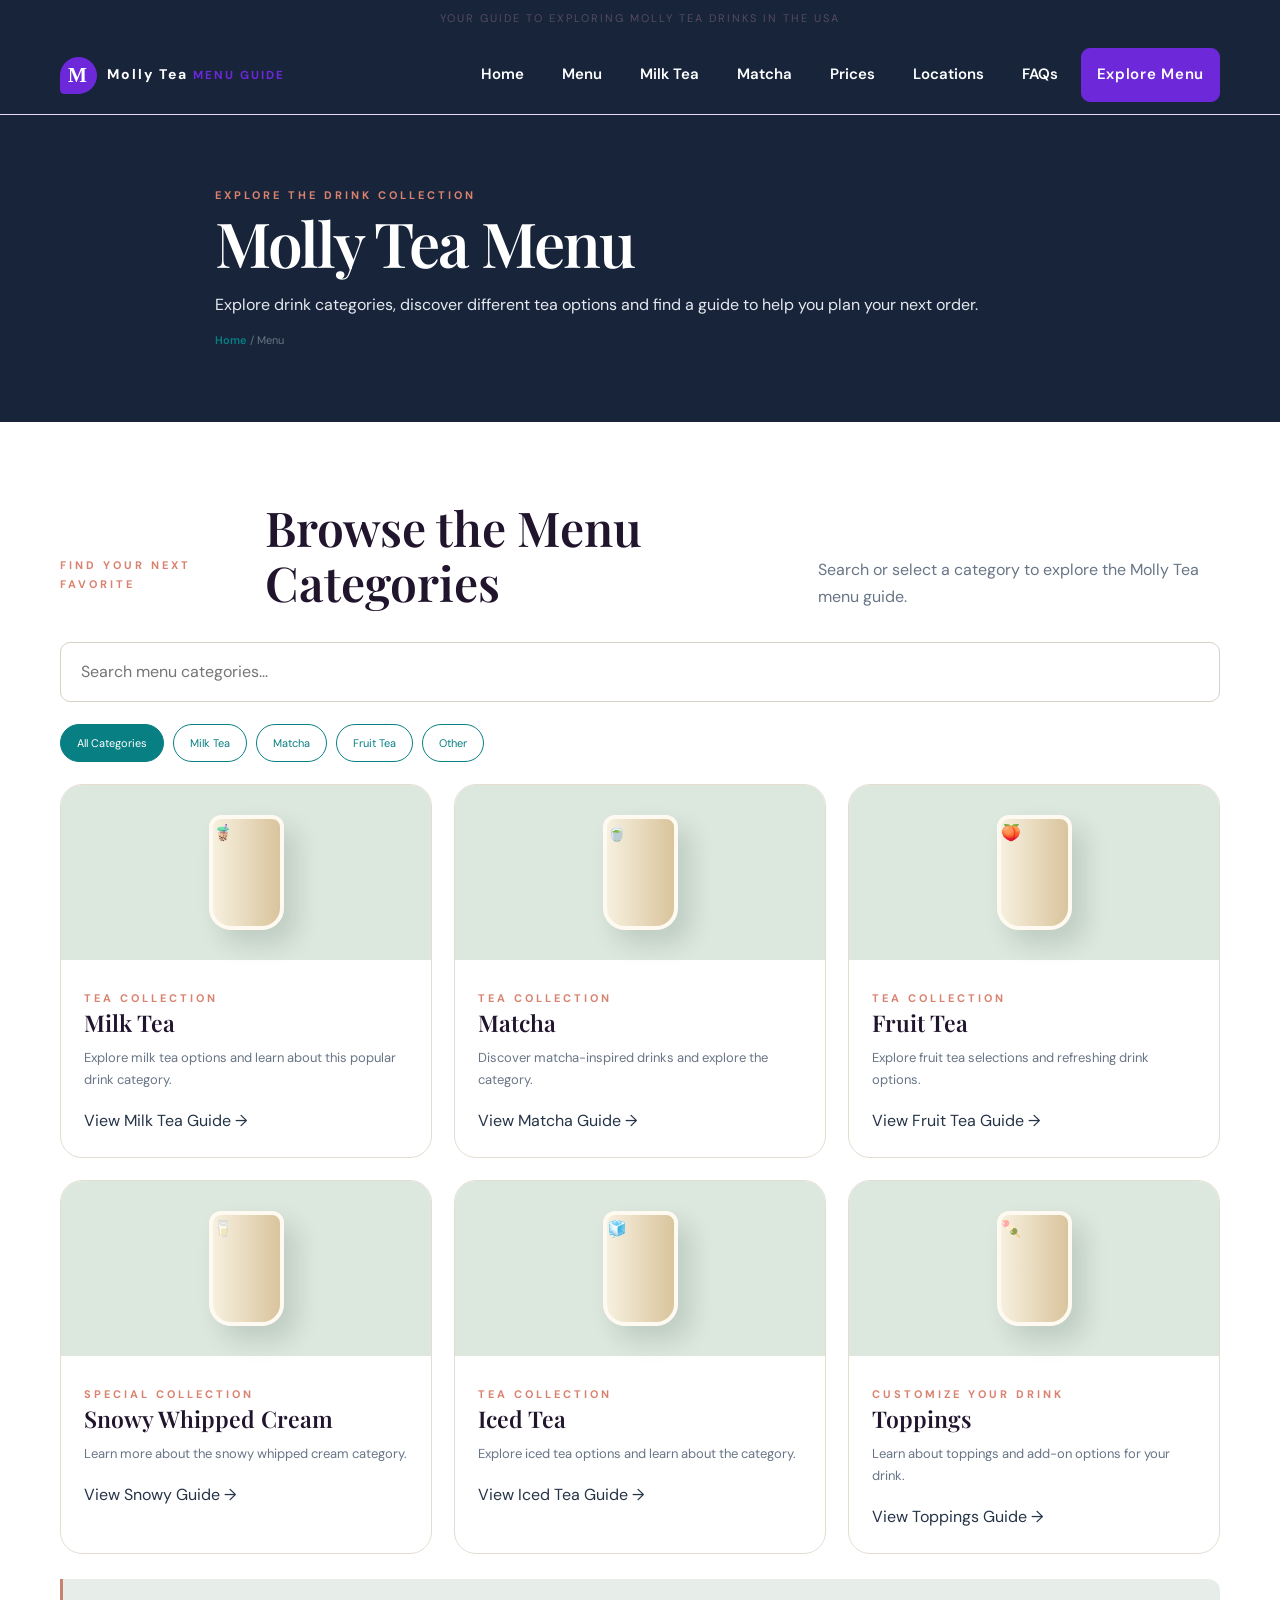
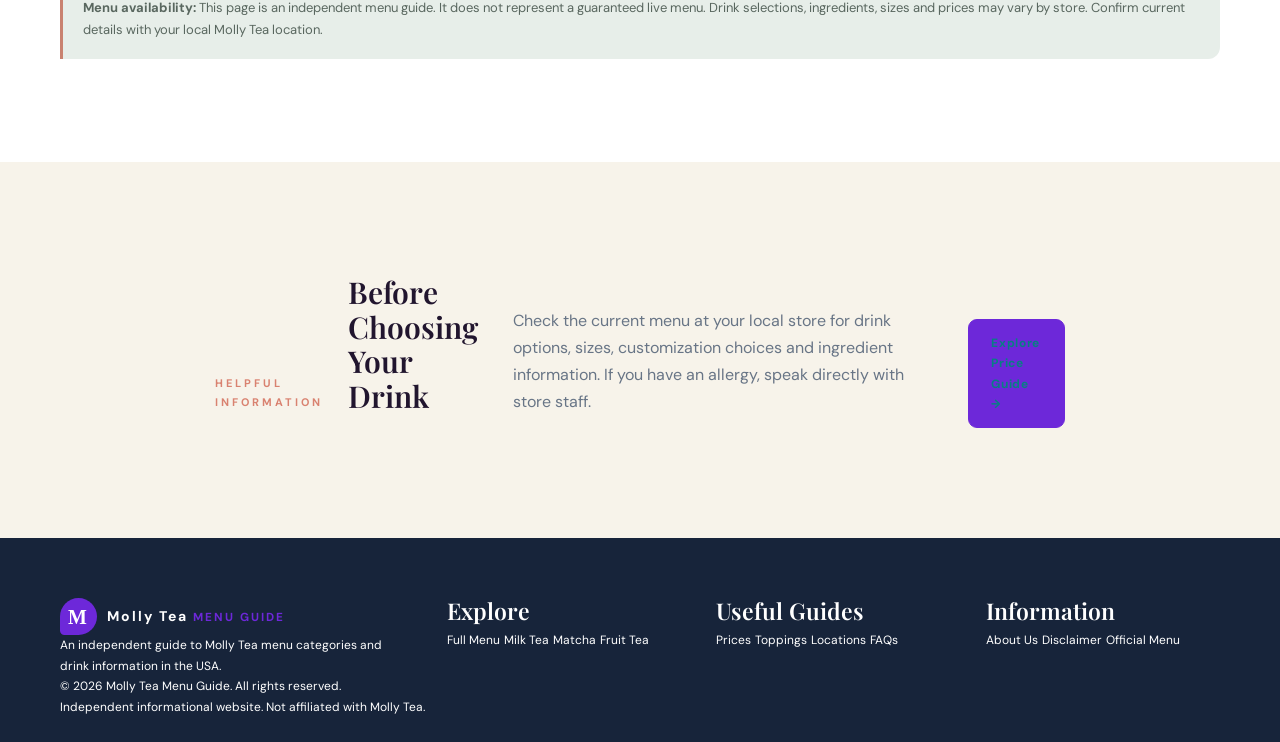
<file: menu.html>
<!DOCTYPE html>
<html lang="en">
<head>
  <meta charset="UTF-8">
  <meta name="viewport" content="width=device-width, initial-scale=1.0">
  <title>Molly Tea Menu – All Drink Categories & Menu Guide</title>
  <meta name="description" content="Explore the Molly Tea menu guide, including milk tea, matcha, fruit tea, snowy whipped cream, iced tea and toppings.">
  <meta name="robots" content="index, follow">
  <link rel="stylesheet" href="assets/css/style.css">
  <link rel="preconnect" href="https://fonts.googleapis.com">
  <link href="https://fonts.googleapis.com/css2?family=DM+Sans:wght@400;500;600;700;800&family=Playfair+Display:wght@600;700;800&display=swap" rel="stylesheet">
</head>
<body>

  <div class="topbar">
    <div class="container"><p>Your guide to exploring Molly Tea drinks in the USA</p></div>
  </div>

  <header class="navbar">
    <div class="container">
      <a href="index.html" class="logo">
        <span class="logo-mark">M</span>
        <span>Molly Tea <small>MENU GUIDE</small></span>
      </a>
      <button class="menu-toggle" aria-label="Toggle navigation">
        <span></span><span></span><span></span>
      </button>
      <nav class="nav-links">
        <a href="index.html">Home</a>
        <a href="menu.html">Menu</a>
        <a href="milk-tea.html">Milk Tea</a>
        <a href="matcha.html">Matcha</a>
        <a href="prices.html">Prices</a>
        <a href="locations.html">Locations</a>
        <a href="faq.html">FAQs</a>
        <a href="menu.html" class="btn">Explore Menu</a>
      </nav>
    </div>
  </header>

  <main>
    <section class="page-hero">
      <div class="container content">
        <span class="eyebrow">EXPLORE THE DRINK COLLECTION</span>
        <h1>Molly Tea Menu</h1>
        <p>Explore drink categories, discover different tea options and find a guide to help you plan your next order.</p>
        <div class="breadcrumb">
          <a href="index.html">Home</a> / Menu
        </div>
      </div>
    </section>

    <section class="section section-white">
      <div class="container">
        <div class="section-heading">
          <span class="eyebrow">FIND YOUR NEXT FAVORITE</span>
          <h2>Browse the Menu Categories</h2>
          <p>Search or select a category to explore the Molly Tea menu guide.</p>
        </div>

        <div class="menu-tools">
          <input
            type="search"
            id="menuSearch"
            class="search-input"
            placeholder="Search menu categories..."
            aria-label="Search menu categories"
          >

          <div class="filter-row">
            <button class="filter-btn active" data-filter="all">All Categories</button>
            <button class="filter-btn" data-filter="milk">Milk Tea</button>
            <button class="filter-btn" data-filter="matcha">Matcha</button>
            <button class="filter-btn" data-filter="fruit">Fruit Tea</button>
            <button class="filter-btn" data-filter="other">Other</button>
          </div>
        </div>

        <div class="card-grid" id="menuGrid">

          <article class="product-card" data-product="Milk Tea" data-category="milk">
            <div class="product-image product-cream">
              <span class="drink-glass">🧋</span>
            </div>
            <div class="category-content">
              <span class="eyebrow">TEA COLLECTION</span>
              <h3>Milk Tea</h3>
              <p>Explore milk tea options and learn about this popular drink category.</p>
              <a href="milk-tea.html" class="card-link">View Milk Tea Guide →</a>
            </div>
          </article>

          <article class="product-card" data-product="Matcha" data-category="matcha">
            <div class="product-image product-green">
              <span class="drink-glass">🍵</span>
            </div>
            <div class="category-content">
              <span class="eyebrow">TEA COLLECTION</span>
              <h3>Matcha</h3>
              <p>Discover matcha-inspired drinks and explore the category.</p>
              <a href="matcha.html" class="card-link">View Matcha Guide →</a>
            </div>
          </article>

          <article class="product-card" data-product="Fruit Tea" data-category="fruit">
            <div class="product-image product-peach">
              <span class="drink-glass">🍑</span>
            </div>
            <div class="category-content">
              <span class="eyebrow">TEA COLLECTION</span>
              <h3>Fruit Tea</h3>
              <p>Explore fruit tea selections and refreshing drink options.</p>
              <a href="fruit-tea.html" class="card-link">View Fruit Tea Guide →</a>
            </div>
          </article>

          <article class="product-card" data-product="Snowy Whipped Cream" data-category="other">
            <div class="product-image category-snowy">
              <span class="drink-glass">🥛</span>
            </div>
            <div class="category-content">
              <span class="eyebrow">SPECIAL COLLECTION</span>
              <h3>Snowy Whipped Cream</h3>
              <p>Learn more about the snowy whipped cream category.</p>
              <a href="snowy-whipped-cream.html" class="card-link">View Snowy Guide →</a>
            </div>
          </article>

          <article class="product-card" data-product="Iced Tea" data-category="other">
            <div class="product-image category-iced">
              <span class="drink-glass">🧊</span>
            </div>
            <div class="category-content">
              <span class="eyebrow">TEA COLLECTION</span>
              <h3>Iced Tea</h3>
              <p>Explore iced tea options and learn about the category.</p>
              <a href="iced-tea.html" class="card-link">View Iced Tea Guide →</a>
            </div>
          </article>

          <article class="product-card" data-product="Toppings Add Ons" data-category="other">
            <div class="product-image category-toppings">
              <span class="drink-glass">🍡</span>
            </div>
            <div class="category-content">
              <span class="eyebrow">CUSTOMIZE YOUR DRINK</span>
              <h3>Toppings</h3>
              <p>Learn about toppings and add-on options for your drink.</p>
              <a href="toppings.html" class="card-link">View Toppings Guide →</a>
            </div>
          </article>

        </div>

        <div class="note">
          <strong>Menu availability:</strong> This page is an independent
          menu guide. It does not represent a guaranteed live menu.
          Drink selections, ingredients, sizes and prices may vary by store.
          Confirm current details with your local Molly Tea location.
        </div>
      </div>
    </section>

    <section class="section">
      <div class="container content">
        <div class="section-heading">
          <span class="eyebrow">HELPFUL INFORMATION</span>
          <h2>Before Choosing Your Drink</h2>
          <p>
            Check the current menu at your local store for drink options,
            sizes, customization choices and ingredient information.
            If you have an allergy, speak directly with store staff.
          </p>
          <a href="prices.html" class="btn">Explore Price Guide →</a>
        </div>
      </div>
    </section>
  </main>

  <footer class="footer">
    <div class="container">
      <div class="footer-grid">
        <div class="footer-brand">
          <a href="index.html" class="logo">
            <span class="logo-mark">M</span>
            <span>Molly Tea <small>MENU GUIDE</small></span>
          </a>
          <p>An independent guide to Molly Tea menu categories and drink information in the USA.</p>
        </div>
        <div>
          <h3>Explore</h3>
          <a href="menu.html">Full Menu</a>
          <a href="milk-tea.html">Milk Tea</a>
          <a href="matcha.html">Matcha</a>
          <a href="fruit-tea.html">Fruit Tea</a>
        </div>
        <div>
          <h3>Useful Guides</h3>
          <a href="prices.html">Prices</a>
          <a href="toppings.html">Toppings</a>
          <a href="locations.html">Locations</a>
          <a href="faq.html">FAQs</a>
        </div>
        <div>
          <h3>Information</h3>
          <a href="about.html">About Us</a>
          <a href="disclaimer.html">Disclaimer</a>
          <a href="https://www.mollyteaus.com/menu" target="_blank" rel="noopener noreferrer">Official Menu</a>
        </div>
      </div>
      <div class="footer-bottom">
        <p>© 2026 Molly Tea Menu Guide. All rights reserved.</p>
        <p>Independent informational website. Not affiliated with Molly Tea.</p>
      </div>
    </div>
  </footer>

  <script src="assets/js/main.js"></script>
</body>
</html>
</file>
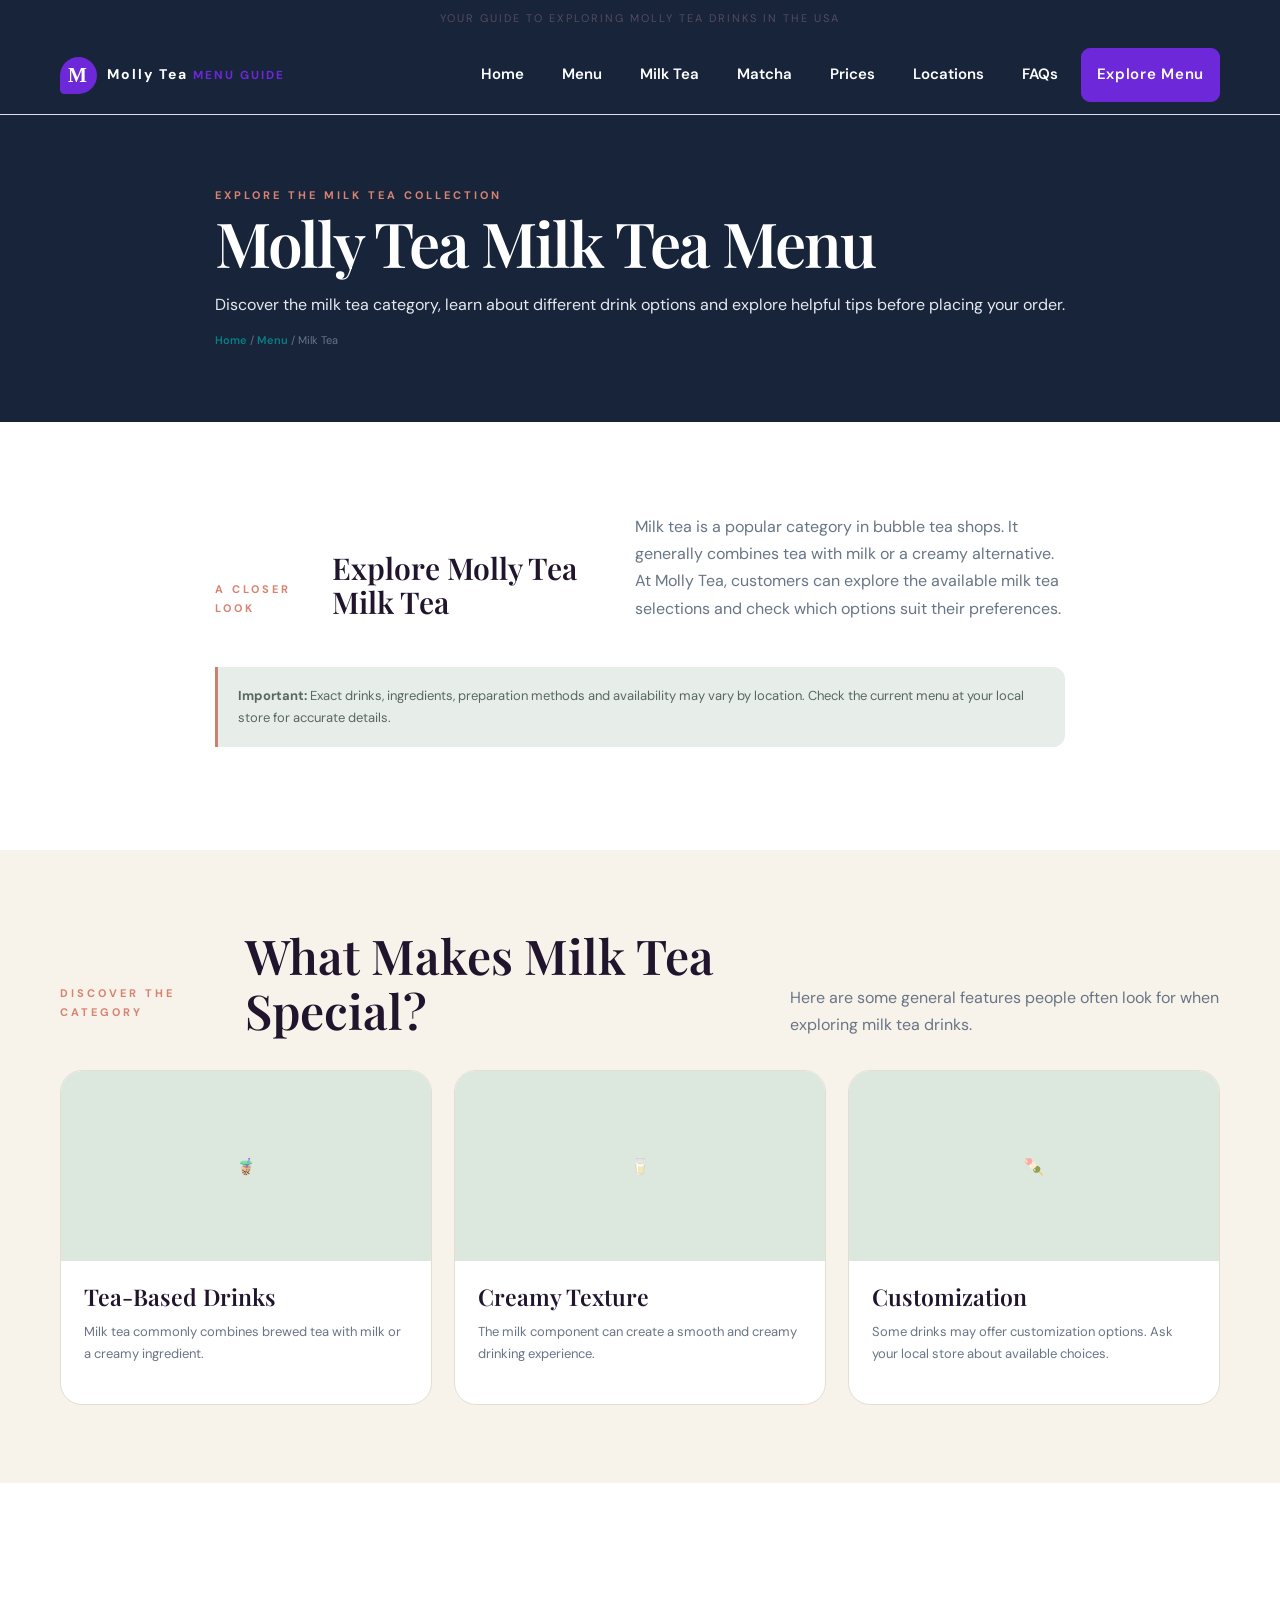
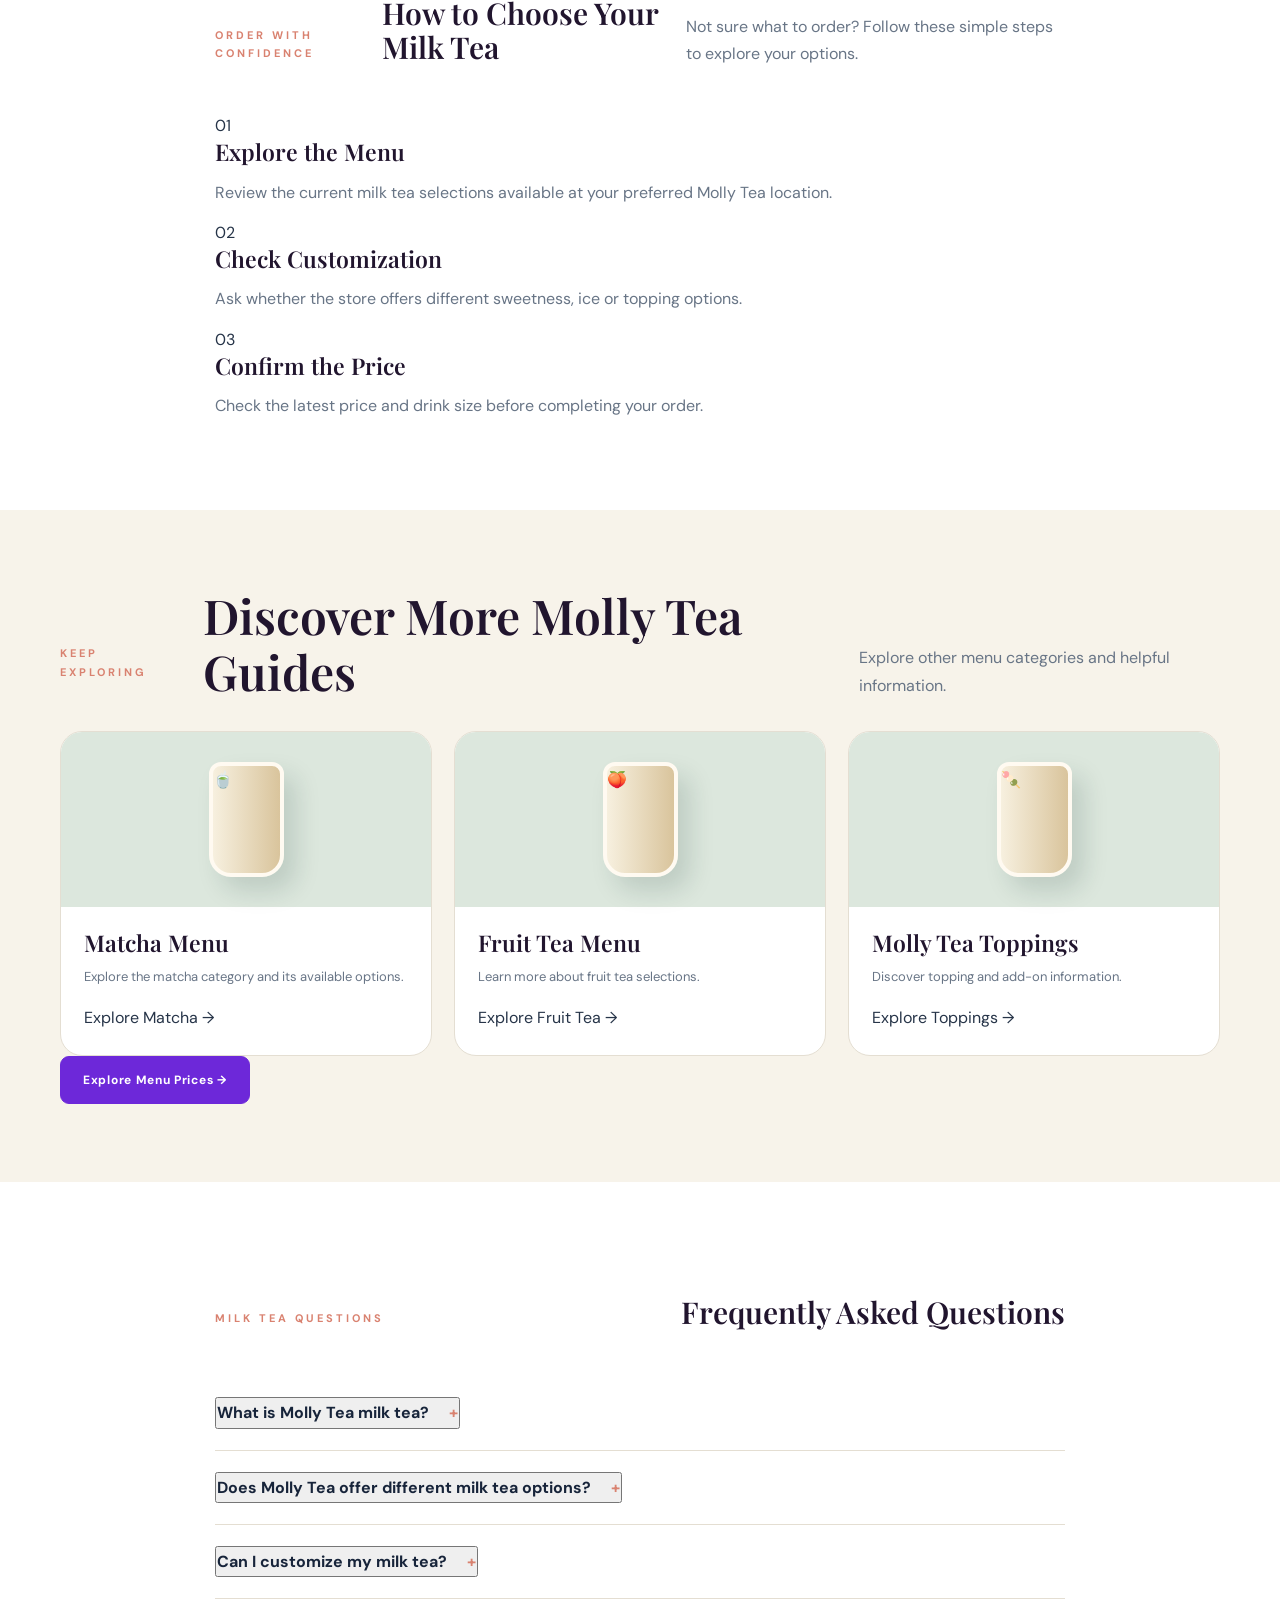
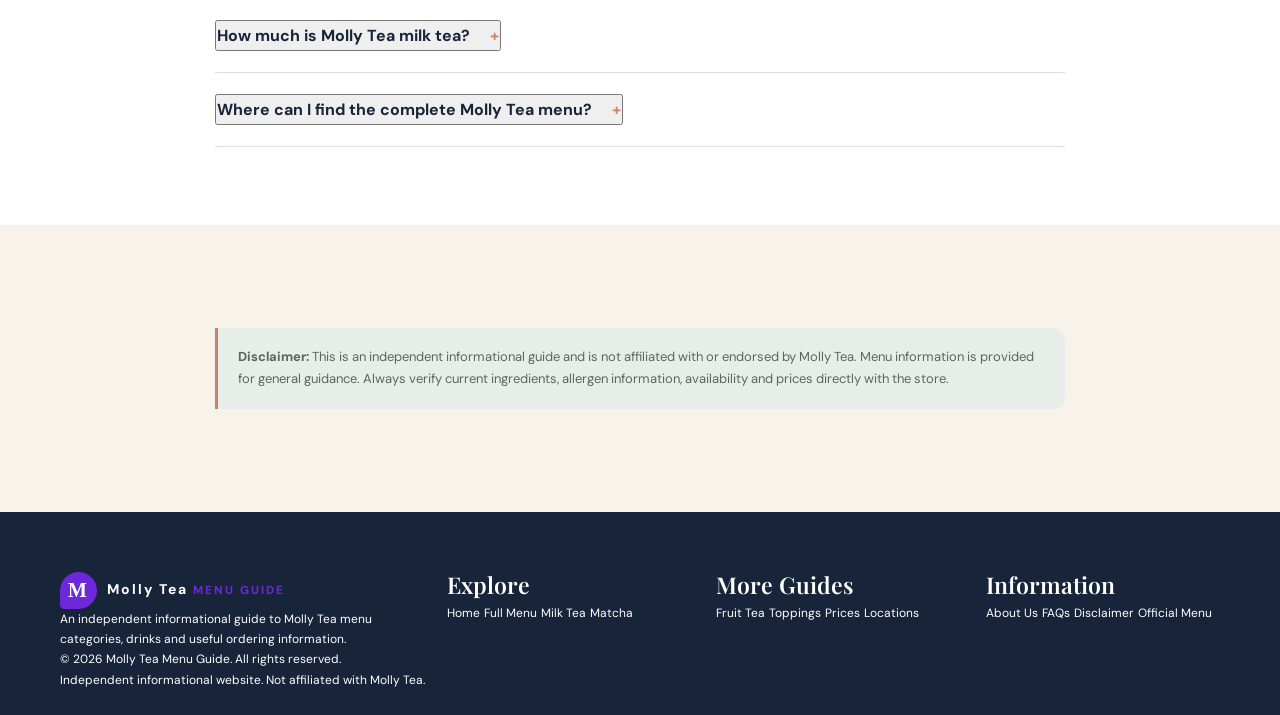
<file: milk-tea.html>
<!DOCTYPE html>
<html lang="en">
<head>
  <meta charset="UTF-8">
  <meta name="viewport" content="width=device-width, initial-scale=1.0">

  <title>Molly Tea Milk Tea Menu – Drinks & Guide</title>
  <meta name="description" content="Explore the Molly Tea milk tea menu guide, learn about milk tea options, customization, toppings and helpful ordering tips in the USA.">
  <meta name="robots" content="index, follow">

  <link rel="stylesheet" href="assets/css/style.css">
  <link rel="preconnect" href="https://fonts.googleapis.com">
  <link rel="preconnect" href="https://fonts.gstatic.com" crossorigin>
  <link href="https://fonts.googleapis.com/css2?family=DM+Sans:wght@400;500;600;700;800&family=Playfair+Display:wght@600;700;800&display=swap" rel="stylesheet">
</head>

<body>

  <div class="topbar">
    <div class="container">
      <p>Your guide to exploring Molly Tea drinks in the USA</p>
    </div>
  </div>

  <header class="navbar">
    <div class="container">

      <a href="index.html" class="logo">
        <span class="logo-mark">M</span>
        <span>Molly Tea <small>MENU GUIDE</small></span>
      </a>

      <button class="menu-toggle" aria-label="Toggle navigation">
        <span></span><span></span><span></span>
      </button>

      <nav class="nav-links">
        <a href="index.html">Home</a>
        <a href="menu.html">Menu</a>
        <a href="milk-tea.html">Milk Tea</a>
        <a href="matcha.html">Matcha</a>
        <a href="prices.html">Prices</a>
        <a href="locations.html">Locations</a>
        <a href="faq.html">FAQs</a>
        <a href="menu.html" class="btn">Explore Menu</a>
      </nav>

    </div>
  </header>

  <main>

    <!-- PAGE HERO -->
    <section class="page-hero">
      <div class="container content">

        <span class="eyebrow">EXPLORE THE MILK TEA COLLECTION</span>

        <h1>Molly Tea Milk Tea Menu</h1>

        <p>
          Discover the milk tea category, learn about different drink
          options and explore helpful tips before placing your order.
        </p>

        <div class="breadcrumb">
          <a href="index.html">Home</a> /
          <a href="menu.html">Menu</a> /
          Milk Tea
        </div>

      </div>
    </section>

    <!-- INTRODUCTION -->
    <section class="section section-white">
      <div class="container content">

        <div class="section-heading">
          <span class="eyebrow">A CLOSER LOOK</span>
          <h2>Explore Molly Tea Milk Tea</h2>

          <p>
            Milk tea is a popular category in bubble tea shops.
            It generally combines tea with milk or a creamy alternative.
            At Molly Tea, customers can explore the available milk tea
            selections and check which options suit their preferences.
          </p>
        </div>

        <div class="note">
          <strong>Important:</strong> Exact drinks, ingredients,
          preparation methods and availability may vary by location.
          Check the current menu at your local store for accurate details.
        </div>

      </div>
    </section>

    <!-- MILK TEA FEATURES -->
    <section class="section">
      <div class="container">

        <div class="section-heading">
          <span class="eyebrow">DISCOVER THE CATEGORY</span>
          <h2>What Makes Milk Tea Special?</h2>
          <p>
            Here are some general features people often look for
            when exploring milk tea drinks.
          </p>
        </div>

        <div class="card-grid">

          <article class="category-card">
            <div class="category-image category-milk">
              <span>🧋</span>
            </div>
            <div class="category-content">
              <h3>Tea-Based Drinks</h3>
              <p>
                Milk tea commonly combines brewed tea with
                milk or a creamy ingredient.
              </p>
            </div>
          </article>

          <article class="category-card">
            <div class="category-image category-snowy">
              <span>🥛</span>
            </div>
            <div class="category-content">
              <h3>Creamy Texture</h3>
              <p>
                The milk component can create a smooth
                and creamy drinking experience.
              </p>
            </div>
          </article>

          <article class="category-card">
            <div class="category-image category-toppings">
              <span>🍡</span>
            </div>
            <div class="category-content">
              <h3>Customization</h3>
              <p>
                Some drinks may offer customization options.
                Ask your local store about available choices.
              </p>
            </div>
          </article>

        </div>

      </div>
    </section>

    <!-- ORDERING GUIDE -->
    <section class="section section-white">
      <div class="container content">

        <div class="section-heading">
          <span class="eyebrow">ORDER WITH CONFIDENCE</span>
          <h2>How to Choose Your Milk Tea</h2>
          <p>
            Not sure what to order? Follow these simple steps
            to explore your options.
          </p>
        </div>

        <div class="info-steps">

          <div class="info-step">
            <span>01</span>
            <h3>Explore the Menu</h3>
            <p>
              Review the current milk tea selections available
              at your preferred Molly Tea location.
            </p>
          </div>

          <div class="info-step">
            <span>02</span>
            <h3>Check Customization</h3>
            <p>
              Ask whether the store offers different sweetness,
              ice or topping options.
            </p>
          </div>

          <div class="info-step">
            <span>03</span>
            <h3>Confirm the Price</h3>
            <p>
              Check the latest price and drink size before
              completing your order.
            </p>
          </div>

        </div>

      </div>
    </section>

    <!-- RELATED GUIDES -->
    <section class="section">
      <div class="container">

        <div class="section-heading">
          <span class="eyebrow">KEEP EXPLORING</span>
          <h2>Discover More Molly Tea Guides</h2>
          <p>
            Explore other menu categories and helpful information.
          </p>
        </div>

        <div class="card-grid">

          <article class="product-card">
            <div class="product-image product-green">
              <span class="drink-glass">🍵</span>
            </div>
            <div class="category-content">
              <h3>Matcha Menu</h3>
              <p>Explore the matcha category and its available options.</p>
              <a href="matcha.html" class="card-link">Explore Matcha →</a>
            </div>
          </article>

          <article class="product-card">
            <div class="product-image product-peach">
              <span class="drink-glass">🍑</span>
            </div>
            <div class="category-content">
              <h3>Fruit Tea Menu</h3>
              <p>Learn more about fruit tea selections.</p>
              <a href="fruit-tea.html" class="card-link">Explore Fruit Tea →</a>
            </div>
          </article>

          <article class="product-card">
            <div class="product-image category-toppings">
              <span class="drink-glass">🍡</span>
            </div>
            <div class="category-content">
              <h3>Molly Tea Toppings</h3>
              <p>Discover topping and add-on information.</p>
              <a href="toppings.html" class="card-link">Explore Toppings →</a>
            </div>
          </article>

        </div>

        <div class="center-action">
          <a href="prices.html" class="btn">Explore Menu Prices →</a>
        </div>

      </div>
    </section>

    <!-- FAQ -->
    <section class="section section-white">
      <div class="container content">

        <div class="section-heading">
          <span class="eyebrow">MILK TEA QUESTIONS</span>
          <h2>Frequently Asked Questions</h2>
        </div>

        <div class="faq-list">

          <div class="faq-item">
            <button class="faq-question">
              What is Molly Tea milk tea?
              <span>+</span>
            </button>
            <div class="faq-answer">
              <p>
                This page covers the milk tea category in the Molly Tea
                menu guide. Milk tea generally combines tea with milk
                or a creamy ingredient. Check the local menu for
                specific Molly Tea drinks.
              </p>
            </div>
          </div>

          <div class="faq-item">
            <button class="faq-question">
              Does Molly Tea offer different milk tea options?
              <span>+</span>
            </button>
            <div class="faq-answer">
              <p>
                Available options depend on the store's current menu.
                Check with your local location for the latest selection.
              </p>
            </div>
          </div>

          <div class="faq-item">
            <button class="faq-question">
              Can I customize my milk tea?
              <span>+</span>
            </button>
            <div class="faq-answer">
              <p>
                Customization options may differ by location.
                Ask store staff about available sweetness, ice
                and topping choices.
              </p>
            </div>
          </div>

          <div class="faq-item">
            <button class="faq-question">
              How much is Molly Tea milk tea?
              <span>+</span>
            </button>
            <div class="faq-answer">
              <p>
                Prices may vary by drink and location.
                Check the latest local menu or ordering platform
                for current prices.
              </p>
            </div>
          </div>

          <div class="faq-item">
            <button class="faq-question">
              Where can I find the complete Molly Tea menu?
              <span>+</span>
            </button>
            <div class="faq-answer">
              <p>
                Visit our <a href="menu.html">Molly Tea menu guide</a>
                to explore the different drink categories.
              </p>
            </div>
          </div>

        </div>

      </div>
    </section>

    <!-- DISCLAIMER -->
    <section class="section">
      <div class="container content">
        <div class="note">
          <strong>Disclaimer:</strong> This is an independent
          informational guide and is not affiliated with or endorsed
          by Molly Tea. Menu information is provided for general
          guidance. Always verify current ingredients, allergen
          information, availability and prices directly with the store.
        </div>
      </div>
    </section>

  </main>

  <!-- FOOTER -->
  <footer class="footer">
    <div class="container">

      <div class="footer-grid">

        <div class="footer-brand">
          <a href="index.html" class="logo">
            <span class="logo-mark">M</span>
            <span>Molly Tea <small>MENU GUIDE</small></span>
          </a>
          <p>
            An independent informational guide to Molly Tea
            menu categories, drinks and useful ordering information.
          </p>
        </div>

        <div>
          <h3>Explore</h3>
          <a href="index.html">Home</a>
          <a href="menu.html">Full Menu</a>
          <a href="milk-tea.html">Milk Tea</a>
          <a href="matcha.html">Matcha</a>
        </div>

        <div>
          <h3>More Guides</h3>
          <a href="fruit-tea.html">Fruit Tea</a>
          <a href="toppings.html">Toppings</a>
          <a href="prices.html">Prices</a>
          <a href="locations.html">Locations</a>
        </div>

        <div>
          <h3>Information</h3>
          <a href="about.html">About Us</a>
          <a href="faq.html">FAQs</a>
          <a href="disclaimer.html">Disclaimer</a>
          <a href="https://www.mollyteaus.com/menu" target="_blank" rel="noopener noreferrer">Official Menu</a>
        </div>

      </div>

      <div class="footer-bottom">
        <p>© 2026 Molly Tea Menu Guide. All rights reserved.</p>
        <p>Independent informational website. Not affiliated with Molly Tea.</p>
      </div>

    </div>
  </footer>

  <script src="assets/js/main.js"></script>

</body>
</html>
</file>
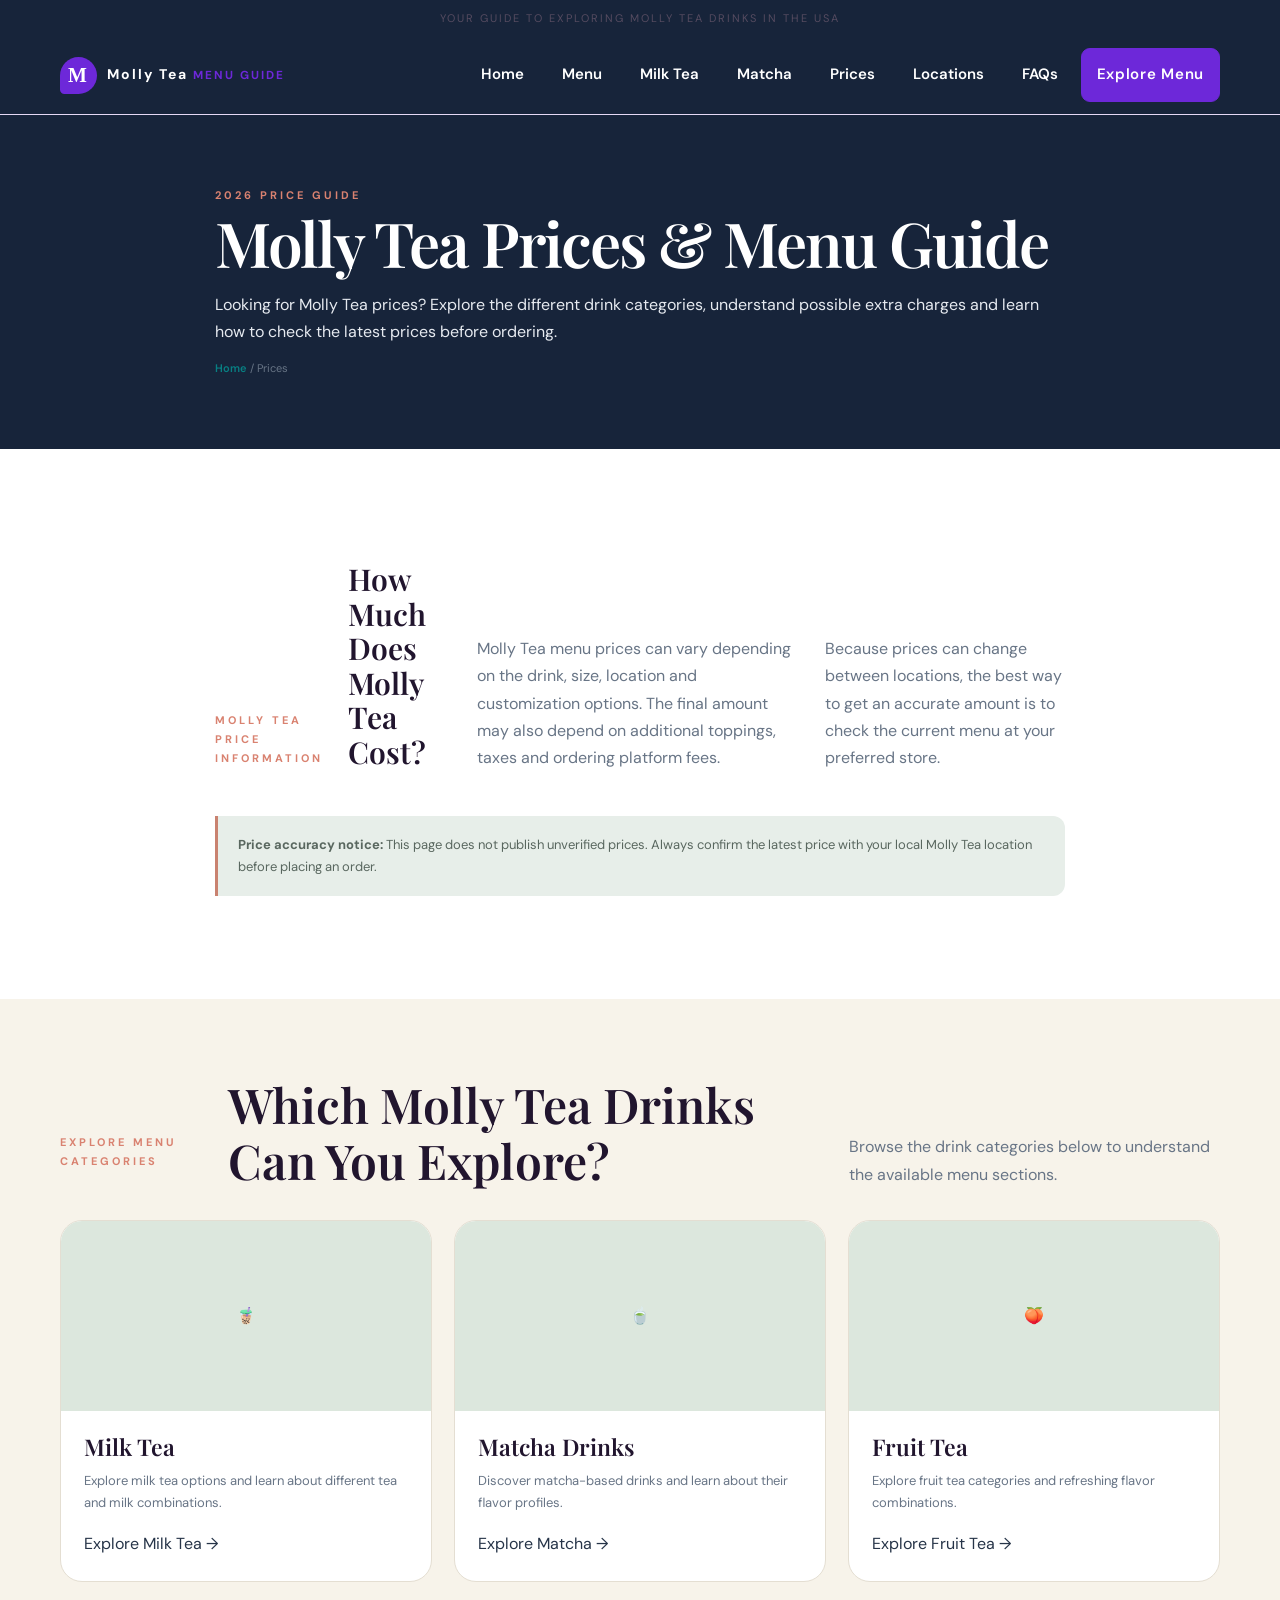
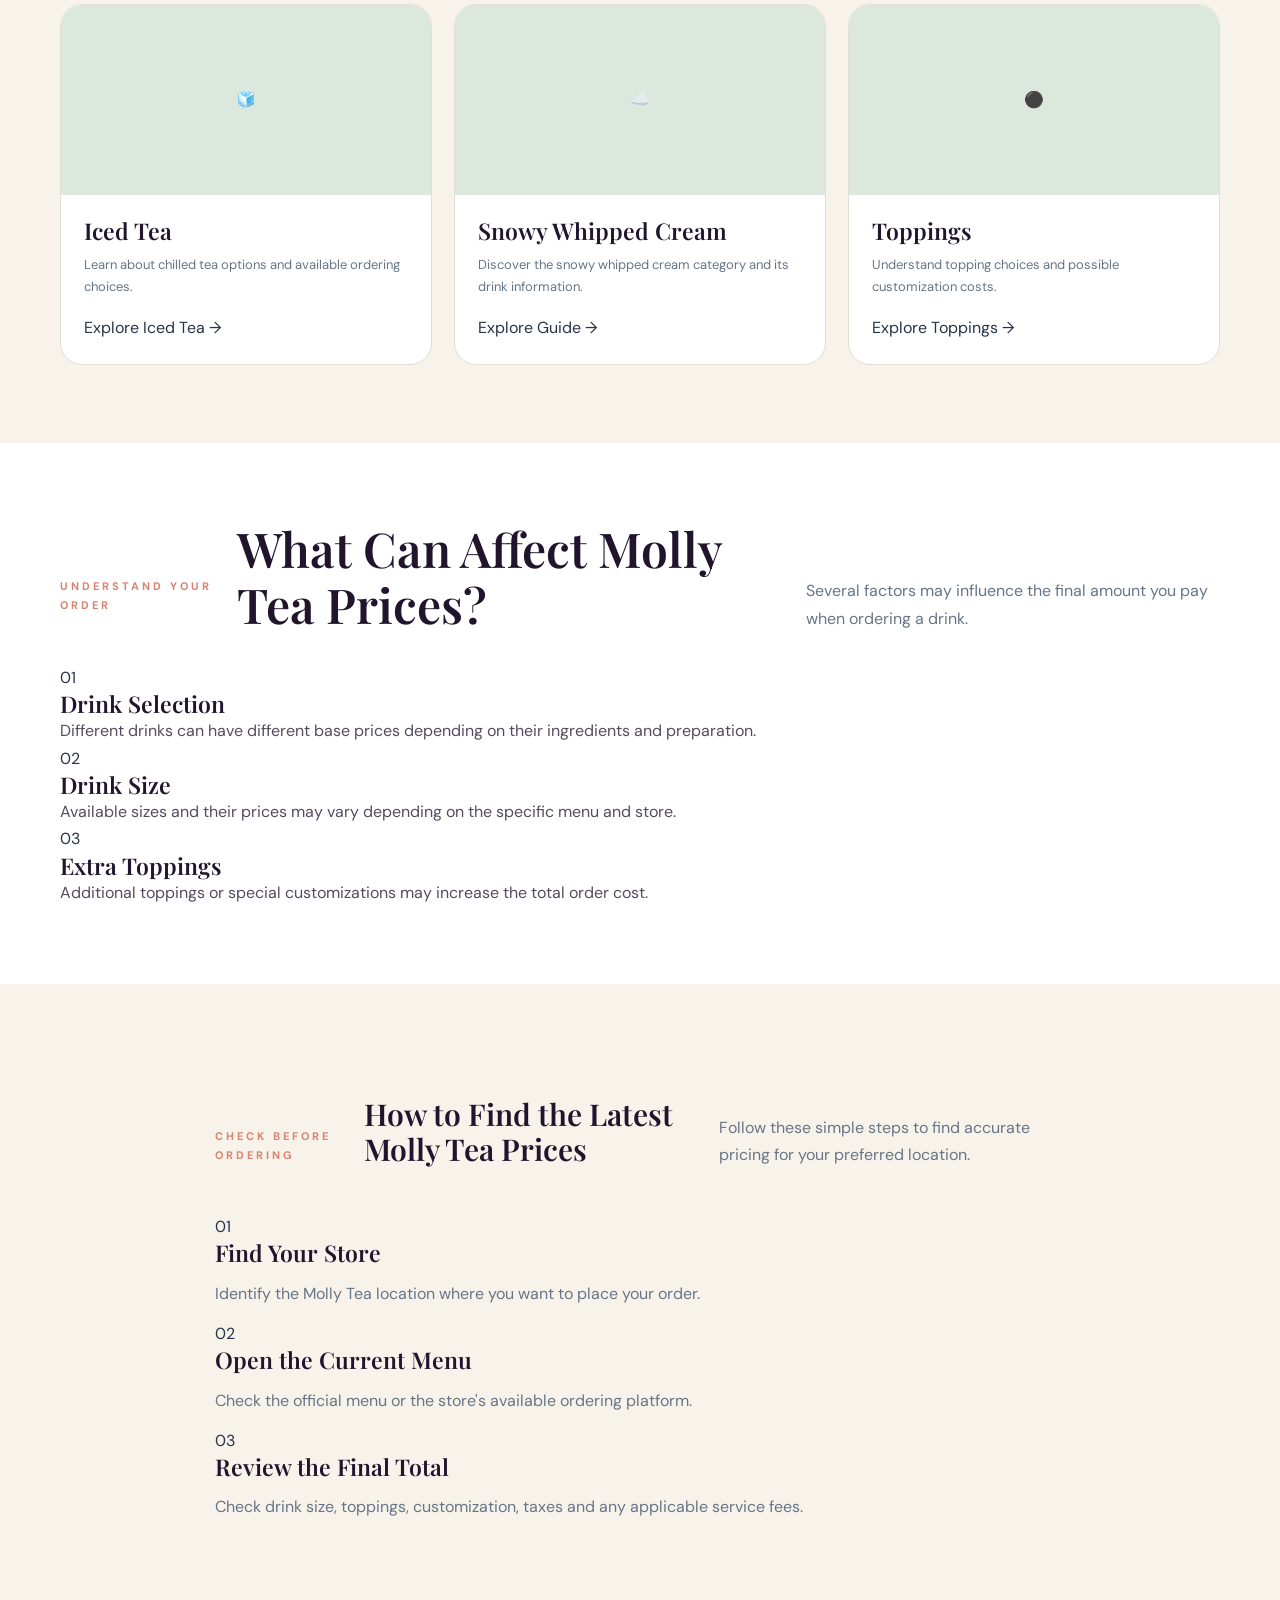
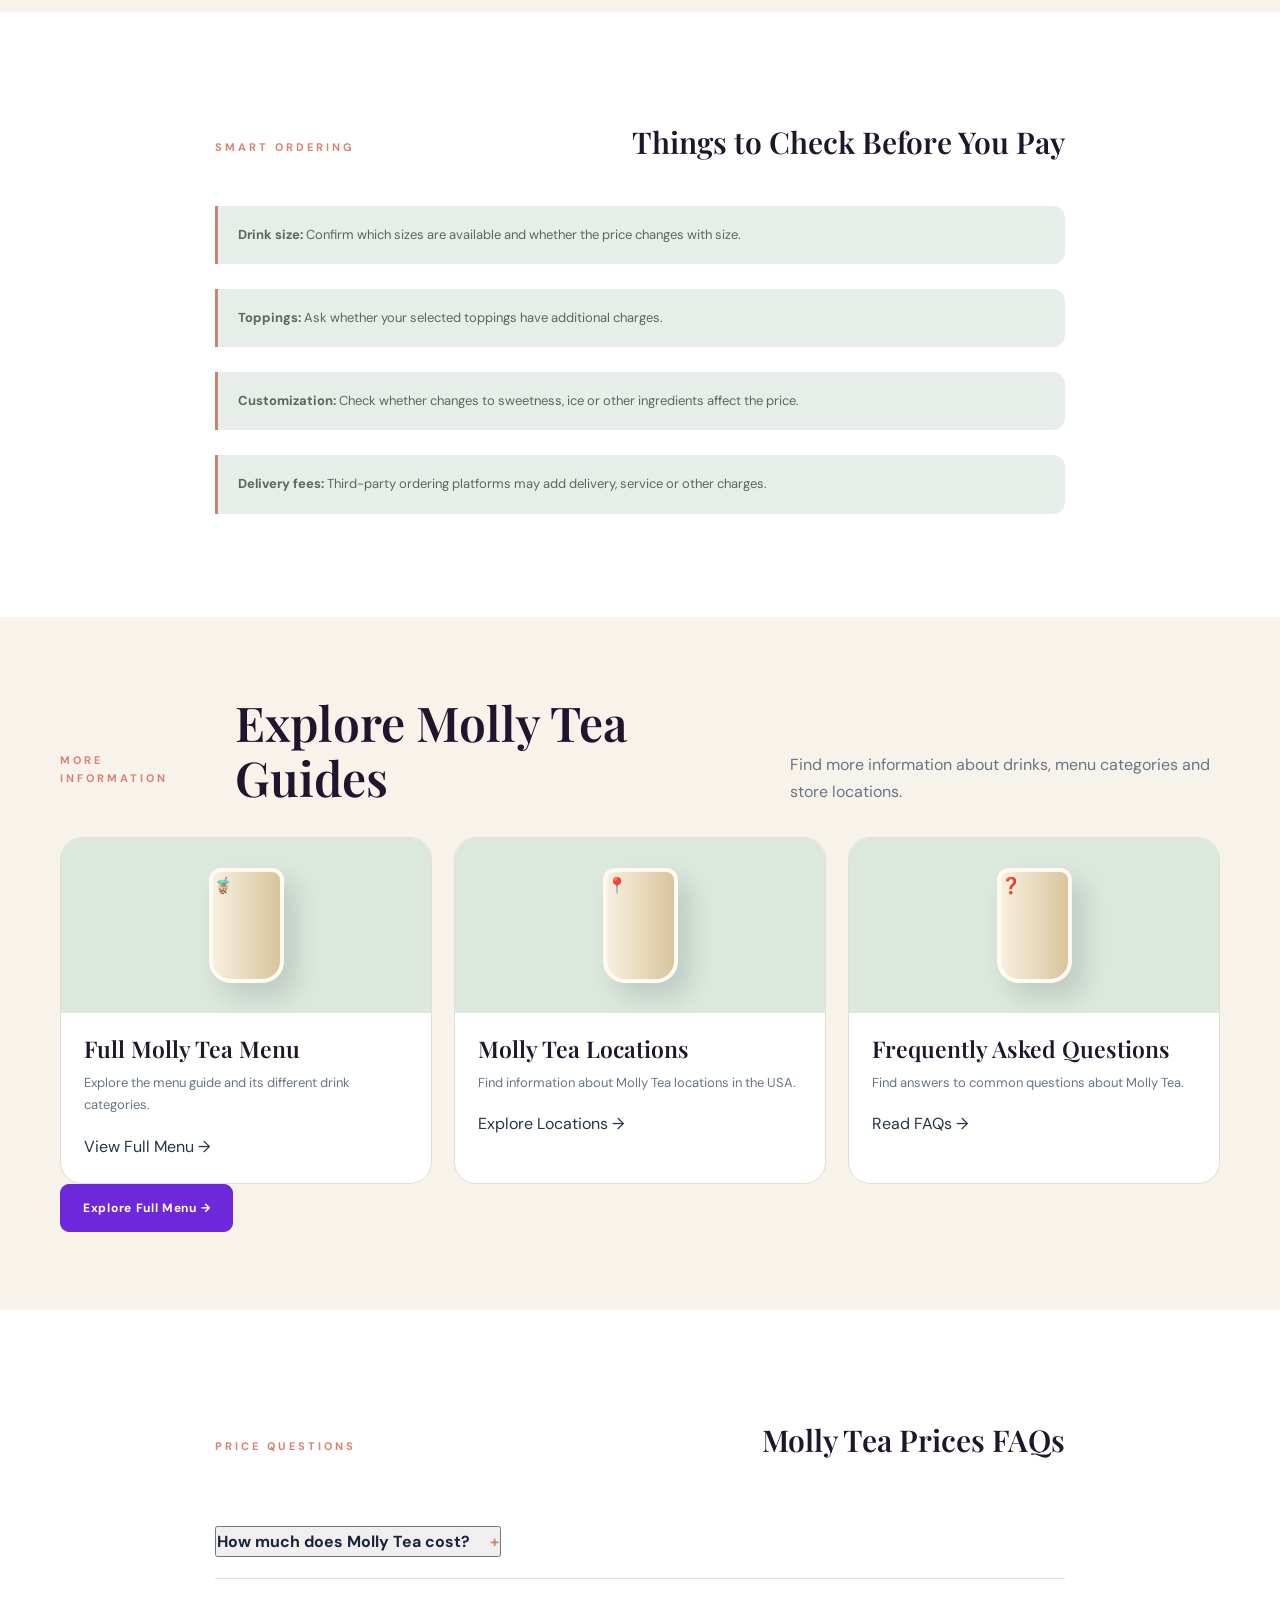
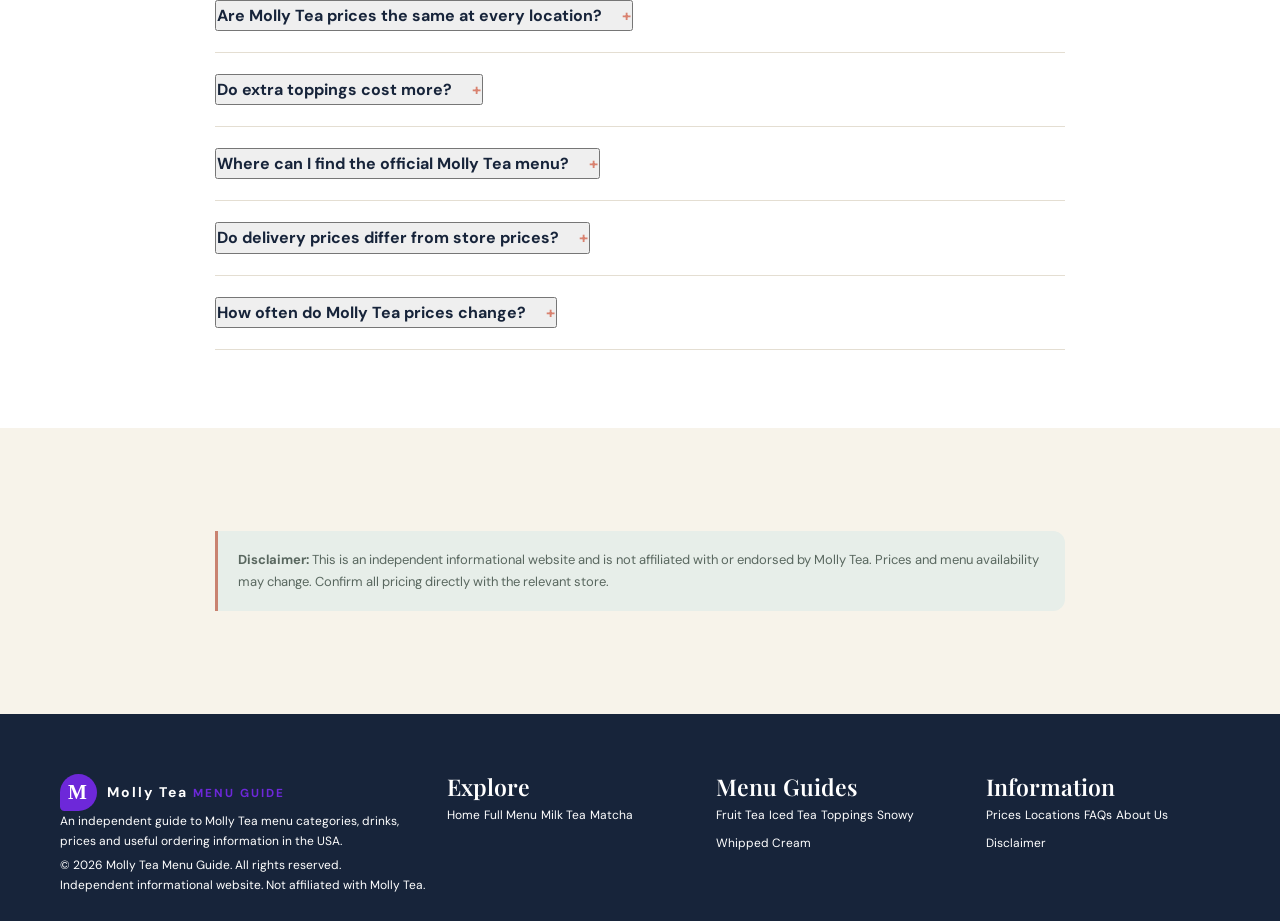
<file: prices.html>
<!DOCTYPE html>
<html lang="en">
<head>
  <meta charset="UTF-8">
  <meta name="viewport" content="width=device-width, initial-scale=1.0">

  <title>Molly Tea Prices 2026 – Menu Price Guide</title>
  <meta name="description" content="Explore the Molly Tea prices guide for 2026. Learn about drink categories, sizes, toppings, customization and how to check current menu prices.">
  <meta name="robots" content="index, follow">

  <link rel="canonical" href="https://YOUR-DOMAIN.com/prices.html">
  <link rel="stylesheet" href="assets/css/style.css">

  <link rel="preconnect" href="https://fonts.googleapis.com">
  <link href="https://fonts.googleapis.com/css2?family=DM+Sans:wght@400;500;600;700;800&family=Playfair+Display:wght@600;700;800&display=swap" rel="stylesheet">

  <meta property="og:title" content="Molly Tea Prices 2026 – Menu Price Guide">
  <meta property="og:description" content="Learn about Molly Tea drink prices, sizes, toppings and ordering options.">
  <meta property="og:type" content="website">
</head>

<body>

  <div class="topbar">
    <div class="container">
      <p>Your guide to exploring Molly Tea drinks in the USA</p>
    </div>
  </div>

  <header class="navbar">
    <div class="container">

      <a href="index.html" class="logo">
        <span class="logo-mark">M</span>
        <span>Molly Tea <small>MENU GUIDE</small></span>
      </a>

      <button class="menu-toggle" aria-label="Toggle navigation">
        <span></span><span></span><span></span>
      </button>

      <nav class="nav-links">
        <a href="index.html">Home</a>
        <a href="menu.html">Menu</a>
        <a href="milk-tea.html">Milk Tea</a>
        <a href="matcha.html">Matcha</a>
        <a href="prices.html">Prices</a>
        <a href="locations.html">Locations</a>
        <a href="faq.html">FAQs</a>
        <a href="menu.html" class="btn">Explore Menu</a>
      </nav>

    </div>
  </header>

  <main>

    <!-- HERO -->
    <section class="page-hero">
      <div class="container content">

        <span class="eyebrow">2026 PRICE GUIDE</span>

        <h1>Molly Tea Prices & Menu Guide</h1>

        <p>
          Looking for Molly Tea prices? Explore the different
          drink categories, understand possible extra charges
          and learn how to check the latest prices before ordering.
        </p>

        <div class="breadcrumb">
          <a href="index.html">Home</a> /
          Prices
        </div>

      </div>
    </section>

    <!-- INTRODUCTION -->
    <section class="section section-white">
      <div class="container content">

        <div class="section-heading">
          <span class="eyebrow">MOLLY TEA PRICE INFORMATION</span>

          <h2>How Much Does Molly Tea Cost?</h2>

          <p>
            Molly Tea menu prices can vary depending on the
            drink, size, location and customization options.
            The final amount may also depend on additional
            toppings, taxes and ordering platform fees.
          </p>

          <p>
            Because prices can change between locations,
            the best way to get an accurate amount is to
            check the current menu at your preferred store.
          </p>
        </div>

        <div class="note">
          <strong>Price accuracy notice:</strong>
          This page does not publish unverified prices.
          Always confirm the latest price with your local
          Molly Tea location before placing an order.
        </div>

      </div>
    </section>

    <!-- CATEGORIES -->
    <section class="section">
      <div class="container">

        <div class="section-heading">
          <span class="eyebrow">EXPLORE MENU CATEGORIES</span>
          <h2>Which Molly Tea Drinks Can You Explore?</h2>

          <p>
            Browse the drink categories below to understand
            the available menu sections.
          </p>
        </div>

        <div class="card-grid">

          <article class="category-card">
            <div class="category-image product-cream">
              <span>🧋</span>
            </div>

            <div class="category-content">
              <h3>Milk Tea</h3>

              <p>
                Explore milk tea options and learn about
                different tea and milk combinations.
              </p>

              <a href="milk-tea.html" class="card-link">
                Explore Milk Tea →
              </a>
            </div>
          </article>

          <article class="category-card">
            <div class="category-image product-green">
              <span>🍵</span>
            </div>

            <div class="category-content">
              <h3>Matcha Drinks</h3>

              <p>
                Discover matcha-based drinks and learn
                about their flavor profiles.
              </p>

              <a href="matcha.html" class="card-link">
                Explore Matcha →
              </a>
            </div>
          </article>

          <article class="category-card">
            <div class="category-image product-peach">
              <span>🍑</span>
            </div>

            <div class="category-content">
              <h3>Fruit Tea</h3>

              <p>
                Explore fruit tea categories and refreshing
                flavor combinations.
              </p>

              <a href="fruit-tea.html" class="card-link">
                Explore Fruit Tea →
              </a>
            </div>
          </article>

          <article class="category-card">
            <div class="category-image category-iced">
              <span>🧊</span>
            </div>

            <div class="category-content">
              <h3>Iced Tea</h3>

              <p>
                Learn about chilled tea options and
                available ordering choices.
              </p>

              <a href="iced-tea.html" class="card-link">
                Explore Iced Tea →
              </a>
            </div>
          </article>

          <article class="category-card">
            <div class="category-image">
              <span>☁️</span>
            </div>

            <div class="category-content">
              <h3>Snowy Whipped Cream</h3>

              <p>
                Discover the snowy whipped cream category
                and its drink information.
              </p>

              <a href="snowy-whipped-cream.html" class="card-link">
                Explore Guide →
              </a>
            </div>
          </article>

          <article class="category-card">
            <div class="category-image">
              <span>⚫</span>
            </div>

            <div class="category-content">
              <h3>Toppings</h3>

              <p>
                Understand topping choices and possible
                customization costs.
              </p>

              <a href="toppings.html" class="card-link">
                Explore Toppings →
              </a>
            </div>
          </article>

        </div>

      </div>
    </section>

    <!-- PRICE FACTORS -->
    <section class="section section-white">
      <div class="container">

        <div class="section-heading">
          <span class="eyebrow">UNDERSTAND YOUR ORDER</span>
          <h2>What Can Affect Molly Tea Prices?</h2>

          <p>
            Several factors may influence the final amount
            you pay when ordering a drink.
          </p>
        </div>

        <div class="info-steps">

          <div class="info-step">
            <span>01</span>

            <h3>Drink Selection</h3>

            <p>
              Different drinks can have different base prices
              depending on their ingredients and preparation.
            </p>
          </div>

          <div class="info-step">
            <span>02</span>

            <h3>Drink Size</h3>

            <p>
              Available sizes and their prices may vary
              depending on the specific menu and store.
            </p>
          </div>

          <div class="info-step">
            <span>03</span>

            <h3>Extra Toppings</h3>

            <p>
              Additional toppings or special customizations
              may increase the total order cost.
            </p>
          </div>

        </div>

      </div>
    </section>

    <!-- HOW TO CHECK PRICES -->
    <section class="section">
      <div class="container content">

        <div class="section-heading">
          <span class="eyebrow">CHECK BEFORE ORDERING</span>

          <h2>How to Find the Latest Molly Tea Prices</h2>

          <p>
            Follow these simple steps to find accurate
            pricing for your preferred location.
          </p>
        </div>

        <div class="info-steps">

          <div class="info-step">
            <span>01</span>

            <h3>Find Your Store</h3>

            <p>
              Identify the Molly Tea location where
              you want to place your order.
            </p>
          </div>

          <div class="info-step">
            <span>02</span>

            <h3>Open the Current Menu</h3>

            <p>
              Check the official menu or the store's
              available ordering platform.
            </p>
          </div>

          <div class="info-step">
            <span>03</span>

            <h3>Review the Final Total</h3>

            <p>
              Check drink size, toppings, customization,
              taxes and any applicable service fees.
            </p>
          </div>

        </div>

      </div>
    </section>

    <!-- ORDERING INFORMATION -->
    <section class="section section-white">
      <div class="container content">

        <div class="section-heading">
          <span class="eyebrow">SMART ORDERING</span>

          <h2>Things to Check Before You Pay</h2>
        </div>

        <div class="note">
          <strong>Drink size:</strong>
          Confirm which sizes are available and whether
          the price changes with size.
        </div>

        <div class="note">
          <strong>Toppings:</strong>
          Ask whether your selected toppings have
          additional charges.
        </div>

        <div class="note">
          <strong>Customization:</strong>
          Check whether changes to sweetness, ice
          or other ingredients affect the price.
        </div>

        <div class="note">
          <strong>Delivery fees:</strong>
          Third-party ordering platforms may add
          delivery, service or other charges.
        </div>

      </div>
    </section>

    <!-- RELATED PAGES -->
    <section class="section">
      <div class="container">

        <div class="section-heading">
          <span class="eyebrow">MORE INFORMATION</span>

          <h2>Explore Molly Tea Guides</h2>

          <p>
            Find more information about drinks,
            menu categories and store locations.
          </p>
        </div>

        <div class="card-grid">

          <article class="product-card">
            <div class="product-image product-cream">
              <span class="drink-glass">🧋</span>
            </div>

            <div class="category-content">
              <h3>Full Molly Tea Menu</h3>

              <p>
                Explore the menu guide and its
                different drink categories.
              </p>

              <a href="menu.html" class="card-link">
                View Full Menu →
              </a>
            </div>
          </article>

          <article class="product-card">
            <div class="product-image product-green">
              <span class="drink-glass">📍</span>
            </div>

            <div class="category-content">
              <h3>Molly Tea Locations</h3>

              <p>
                Find information about Molly Tea
                locations in the USA.
              </p>

              <a href="locations.html" class="card-link">
                Explore Locations →
              </a>
            </div>
          </article>

          <article class="product-card">
            <div class="product-image product-peach">
              <span class="drink-glass">❓</span>
            </div>

            <div class="category-content">
              <h3>Frequently Asked Questions</h3>

              <p>
                Find answers to common questions
                about Molly Tea.
              </p>

              <a href="faq.html" class="card-link">
                Read FAQs →
              </a>
            </div>
          </article>

        </div>

        <div class="center-action">
          <a href="menu.html" class="btn">
            Explore Full Menu →
          </a>
        </div>

      </div>
    </section>

    <!-- FAQ -->
    <section class="section section-white">
      <div class="container content">

        <div class="section-heading">
          <span class="eyebrow">PRICE QUESTIONS</span>
          <h2>Molly Tea Prices FAQs</h2>
        </div>

        <div class="faq-list">

          <div class="faq-item">
            <button class="faq-question">
              How much does Molly Tea cost?
              <span>+</span>
            </button>

            <div class="faq-answer">
              <p>
                Prices depend on the drink, location,
                size and customization. Check your
                local store's current menu for exact prices.
              </p>
            </div>
          </div>

          <div class="faq-item">
            <button class="faq-question">
              Are Molly Tea prices the same at every location?
              <span>+</span>
            </button>

            <div class="faq-answer">
              <p>
                Prices may vary between locations.
                Always confirm the price at the store
                where you plan to order.
              </p>
            </div>
          </div>

          <div class="faq-item">
            <button class="faq-question">
              Do extra toppings cost more?
              <span>+</span>
            </button>

            <div class="faq-answer">
              <p>
                Some stores may charge extra for selected
                toppings. Check the current menu or ask
                staff before ordering.
              </p>
            </div>
          </div>

          <div class="faq-item">
            <button class="faq-question">
              Where can I find the official Molly Tea menu?
              <span>+</span>
            </button>

            <div class="faq-answer">
              <p>
                Visit the official Molly Tea website
                or contact your local store to check
                the latest menu information.
              </p>
            </div>
          </div>

          <div class="faq-item">
            <button class="faq-question">
              Do delivery prices differ from store prices?
              <span>+</span>
            </button>

            <div class="faq-answer">
              <p>
                Delivery platforms may include additional
                fees or different pricing. Review the
                final checkout total before paying.
              </p>
            </div>
          </div>

          <div class="faq-item">
            <button class="faq-question">
              How often do Molly Tea prices change?
              <span>+</span>
            </button>

            <div class="faq-answer">
              <p>
                Menu pricing can change over time.
                Check the current menu directly with
                the store for the latest information.
              </p>
            </div>
          </div>

        </div>

      </div>
    </section>

    <!-- DISCLAIMER -->
    <section class="section">
      <div class="container content">

        <div class="note">
          <strong>Disclaimer:</strong>
          This is an independent informational website
          and is not affiliated with or endorsed by Molly Tea.
          Prices and menu availability may change.
          Confirm all pricing directly with the relevant store.
        </div>

      </div>
    </section>

  </main>

  <!-- FOOTER -->
  <footer class="footer">
    <div class="container">

      <div class="footer-grid">

        <div class="footer-brand">

          <a href="index.html" class="logo">
            <span class="logo-mark">M</span>
            <span>Molly Tea <small>MENU GUIDE</small></span>
          </a>

          <p>
            An independent guide to Molly Tea menu categories,
            drinks, prices and useful ordering information in the USA.
          </p>

        </div>

        <div>
          <h3>Explore</h3>
          <a href="index.html">Home</a>
          <a href="menu.html">Full Menu</a>
          <a href="milk-tea.html">Milk Tea</a>
          <a href="matcha.html">Matcha</a>
        </div>

        <div>
          <h3>Menu Guides</h3>
          <a href="fruit-tea.html">Fruit Tea</a>
          <a href="iced-tea.html">Iced Tea</a>
          <a href="toppings.html">Toppings</a>
          <a href="snowy-whipped-cream.html">Snowy Whipped Cream</a>
        </div>

        <div>
          <h3>Information</h3>
          <a href="prices.html">Prices</a>
          <a href="locations.html">Locations</a>
          <a href="faq.html">FAQs</a>
          <a href="about.html">About Us</a>
          <a href="disclaimer.html">Disclaimer</a>
        </div>

      </div>

      <div class="footer-bottom">
        <p>© 2026 Molly Tea Menu Guide. All rights reserved.</p>
        <p>Independent informational website. Not affiliated with Molly Tea.</p>
      </div>

    </div>
  </footer>

  <script src="assets/js/main.js"></script>

</body>
</html>
</file>
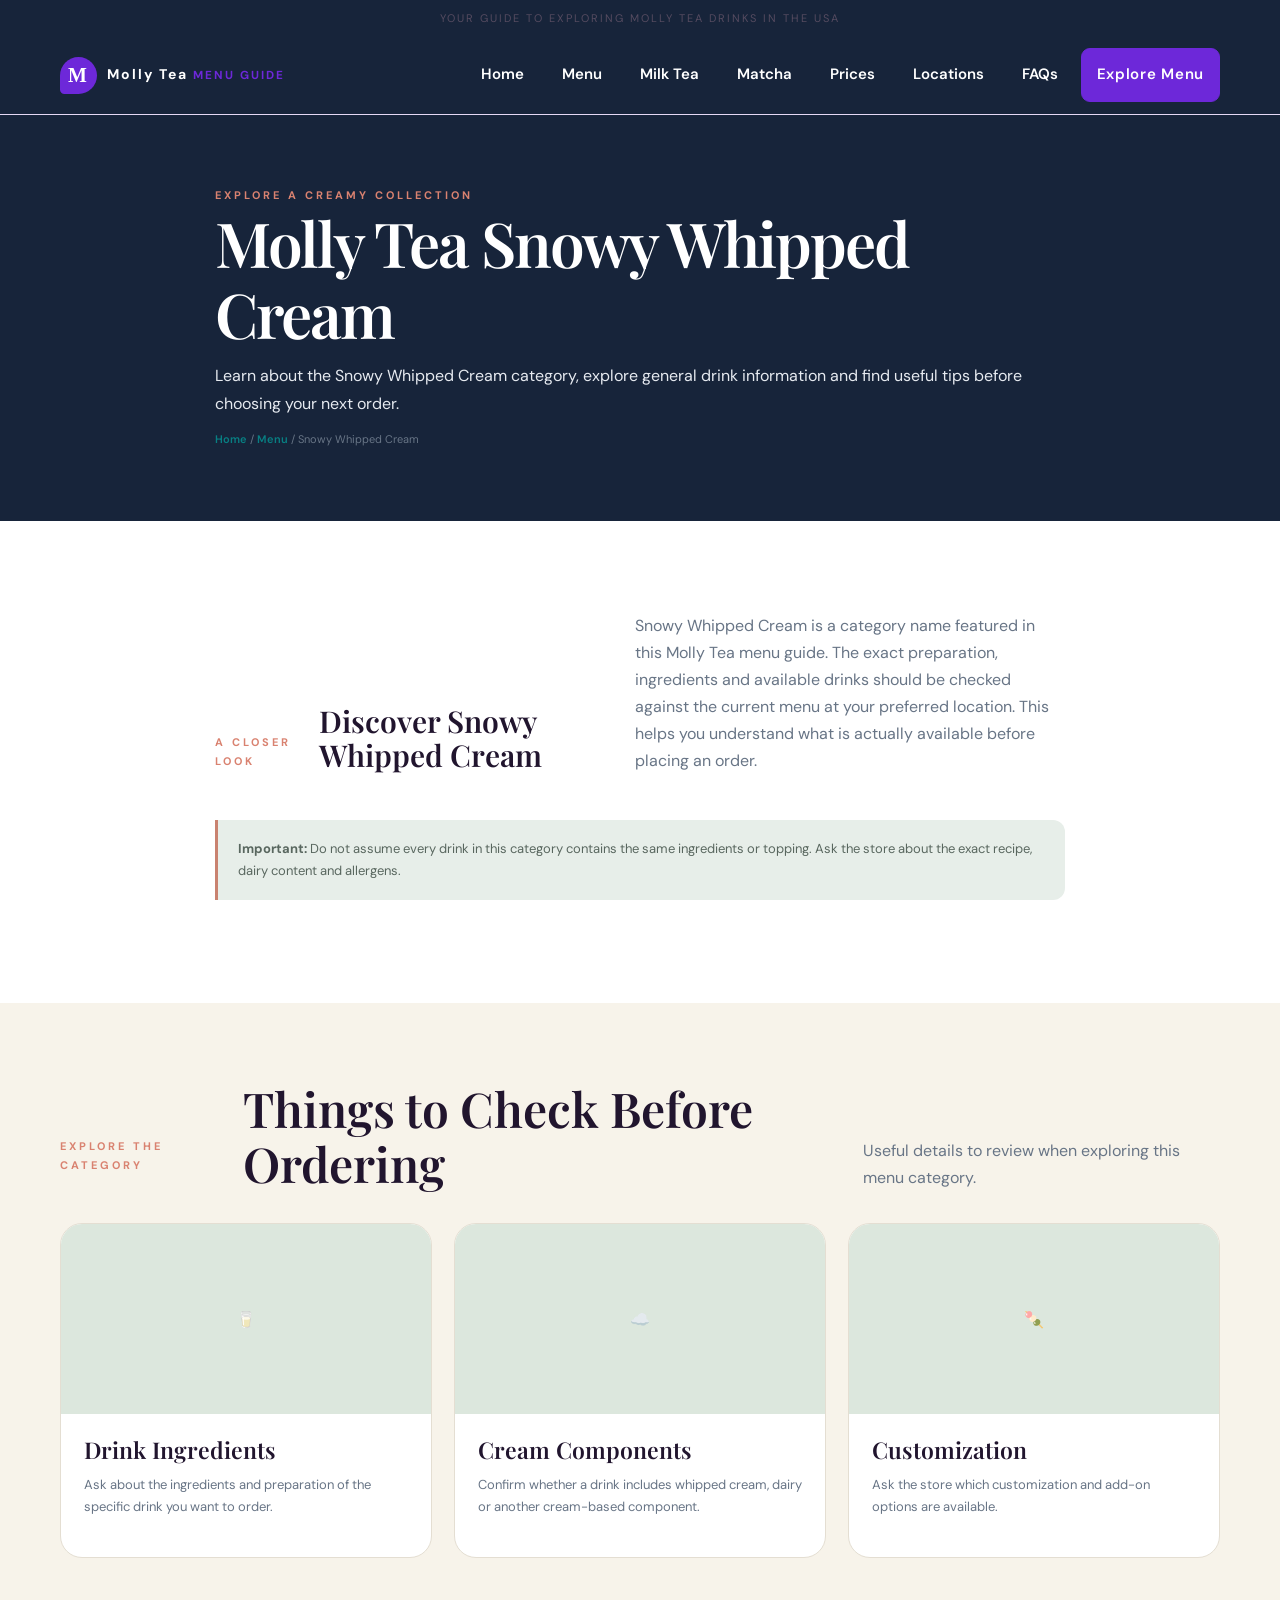
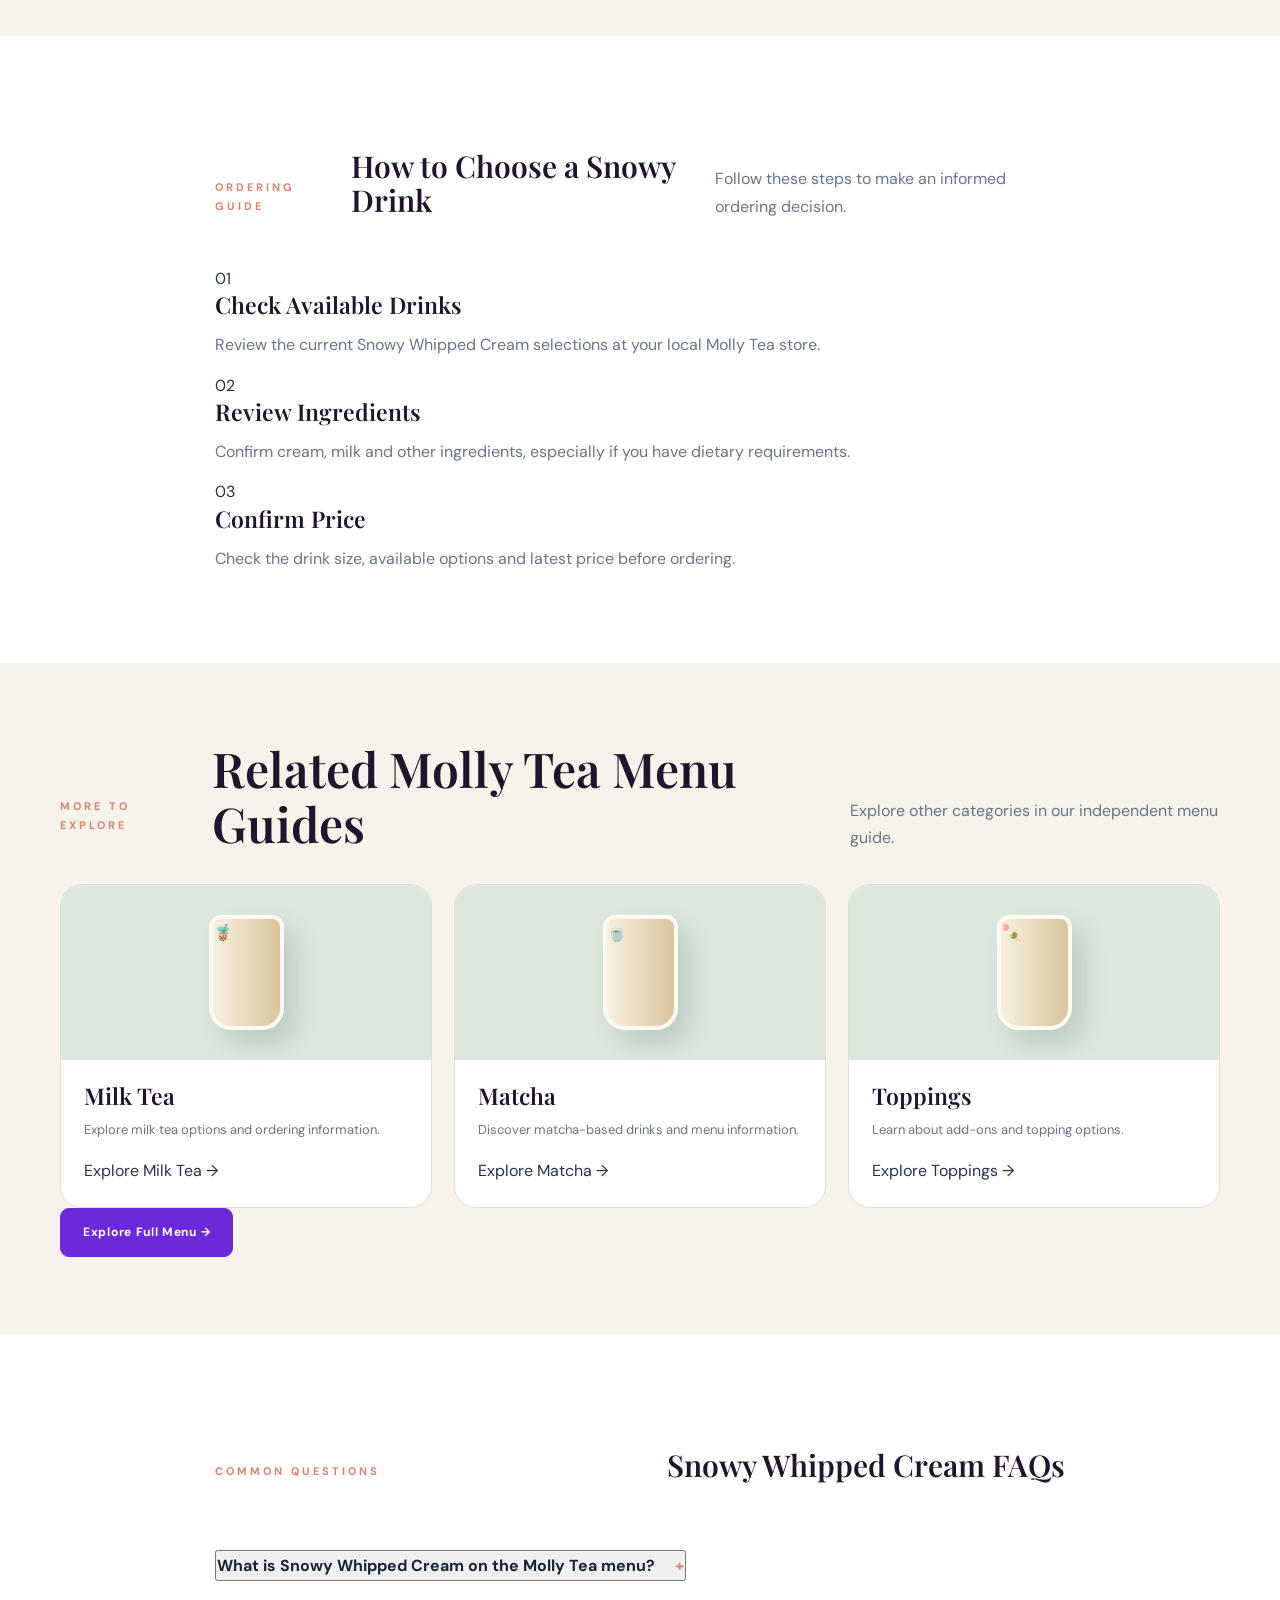
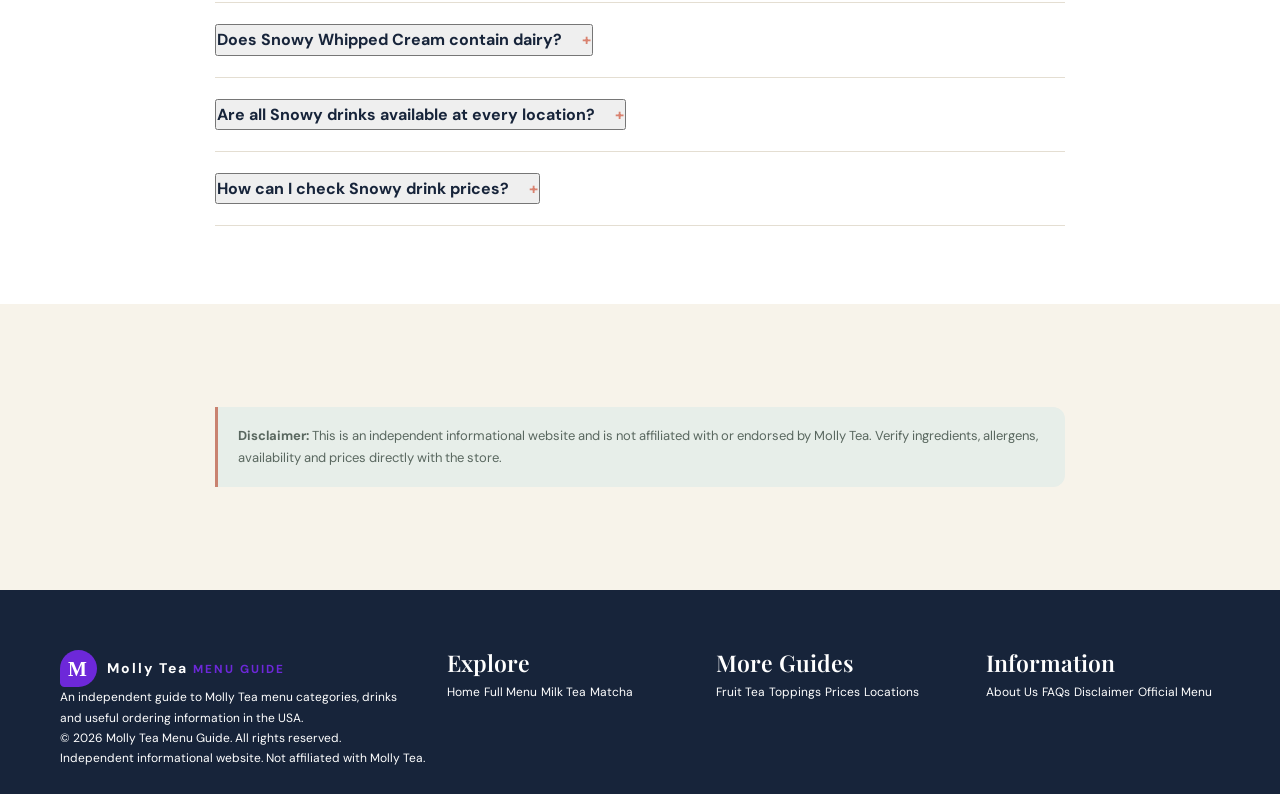
<file: snowy-whipped-cream.html>
<!DOCTYPE html>
<html lang="en">
<head>
  <meta charset="UTF-8">
  <meta name="viewport" content="width=device-width, initial-scale=1.0">
  <title>Molly Tea Snowy Whipped Cream Menu Guide</title>
  <meta name="description" content="Explore the Molly Tea Snowy Whipped Cream menu category, learn about snowy-style drinks and discover useful ordering information in the USA.">
  <meta name="robots" content="index, follow">
  <link rel="stylesheet" href="assets/css/style.css">
  <link rel="preconnect" href="https://fonts.googleapis.com">
  <link href="https://fonts.googleapis.com/css2?family=DM+Sans:wght@400;500;600;700;800&family=Playfair+Display:wght@600;700;800&display=swap" rel="stylesheet">
</head>
<body>

  <div class="topbar">
    <div class="container"><p>Your guide to exploring Molly Tea drinks in the USA</p></div>
  </div>

  <header class="navbar">
    <div class="container">
      <a href="index.html" class="logo">
        <span class="logo-mark">M</span>
        <span>Molly Tea <small>MENU GUIDE</small></span>
      </a>
      <button class="menu-toggle" aria-label="Toggle navigation">
        <span></span><span></span><span></span>
      </button>
      <nav class="nav-links">
        <a href="index.html">Home</a>
        <a href="menu.html">Menu</a>
        <a href="milk-tea.html">Milk Tea</a>
        <a href="matcha.html">Matcha</a>
        <a href="prices.html">Prices</a>
        <a href="locations.html">Locations</a>
        <a href="faq.html">FAQs</a>
        <a href="menu.html" class="btn">Explore Menu</a>
      </nav>
    </div>
  </header>

  <main>

    <section class="page-hero">
      <div class="container content">
        <span class="eyebrow">EXPLORE A CREAMY COLLECTION</span>
        <h1>Molly Tea Snowy Whipped Cream</h1>
        <p>
          Learn about the Snowy Whipped Cream category,
          explore general drink information and find useful
          tips before choosing your next order.
        </p>
        <div class="breadcrumb">
          <a href="index.html">Home</a> /
          <a href="menu.html">Menu</a> /
          Snowy Whipped Cream
        </div>
      </div>
    </section>

    <section class="section section-white">
      <div class="container content">
        <div class="section-heading">
          <span class="eyebrow">A CLOSER LOOK</span>
          <h2>Discover Snowy Whipped Cream</h2>
          <p>
            Snowy Whipped Cream is a category name featured in this
            Molly Tea menu guide. The exact preparation, ingredients
            and available drinks should be checked against the current
            menu at your preferred location. This helps you understand
            what is actually available before placing an order.
          </p>
        </div>

        <div class="note">
          <strong>Important:</strong> Do not assume every drink in this
          category contains the same ingredients or topping. Ask the
          store about the exact recipe, dairy content and allergens.
        </div>
      </div>
    </section>

    <section class="section">
      <div class="container">
        <div class="section-heading">
          <span class="eyebrow">EXPLORE THE CATEGORY</span>
          <h2>Things to Check Before Ordering</h2>
          <p>Useful details to review when exploring this menu category.</p>
        </div>

        <div class="card-grid">

          <article class="category-card">
            <div class="category-image category-snowy">
              <span>🥛</span>
            </div>
            <div class="category-content">
              <h3>Drink Ingredients</h3>
              <p>
                Ask about the ingredients and preparation
                of the specific drink you want to order.
              </p>
            </div>
          </article>

          <article class="category-card">
            <div class="category-image category-milk">
              <span>☁️</span>
            </div>
            <div class="category-content">
              <h3>Cream Components</h3>
              <p>
                Confirm whether a drink includes whipped cream,
                dairy or another cream-based component.
              </p>
            </div>
          </article>

          <article class="category-card">
            <div class="category-image category-toppings">
              <span>🍡</span>
            </div>
            <div class="category-content">
              <h3>Customization</h3>
              <p>
                Ask the store which customization and
                add-on options are available.
              </p>
            </div>
          </article>

        </div>
      </div>
    </section>

    <section class="section section-white">
      <div class="container content">
        <div class="section-heading">
          <span class="eyebrow">ORDERING GUIDE</span>
          <h2>How to Choose a Snowy Drink</h2>
          <p>Follow these steps to make an informed ordering decision.</p>
        </div>

        <div class="info-steps">
          <div class="info-step">
            <span>01</span>
            <h3>Check Available Drinks</h3>
            <p>
              Review the current Snowy Whipped Cream selections
              at your local Molly Tea store.
            </p>
          </div>

          <div class="info-step">
            <span>02</span>
            <h3>Review Ingredients</h3>
            <p>
              Confirm cream, milk and other ingredients,
              especially if you have dietary requirements.
            </p>
          </div>

          <div class="info-step">
            <span>03</span>
            <h3>Confirm Price</h3>
            <p>
              Check the drink size, available options
              and latest price before ordering.
            </p>
          </div>
        </div>
      </div>
    </section>

    <section class="section">
      <div class="container">
        <div class="section-heading">
          <span class="eyebrow">MORE TO EXPLORE</span>
          <h2>Related Molly Tea Menu Guides</h2>
          <p>Explore other categories in our independent menu guide.</p>
        </div>

        <div class="card-grid">

          <article class="product-card">
            <div class="product-image product-cream">
              <span class="drink-glass">🧋</span>
            </div>
            <div class="category-content">
              <h3>Milk Tea</h3>
              <p>Explore milk tea options and ordering information.</p>
              <a href="milk-tea.html" class="card-link">Explore Milk Tea →</a>
            </div>
          </article>

          <article class="product-card">
            <div class="product-image product-green">
              <span class="drink-glass">🍵</span>
            </div>
            <div class="category-content">
              <h3>Matcha</h3>
              <p>Discover matcha-based drinks and menu information.</p>
              <a href="matcha.html" class="card-link">Explore Matcha →</a>
            </div>
          </article>

          <article class="product-card">
            <div class="product-image category-toppings">
              <span class="drink-glass">🍡</span>
            </div>
            <div class="category-content">
              <h3>Toppings</h3>
              <p>Learn about add-ons and topping options.</p>
              <a href="toppings.html" class="card-link">Explore Toppings →</a>
            </div>
          </article>

        </div>

        <div class="center-action">
          <a href="menu.html" class="btn">Explore Full Menu →</a>
        </div>
      </div>
    </section>

    <section class="section section-white">
      <div class="container content">
        <div class="section-heading">
          <span class="eyebrow">COMMON QUESTIONS</span>
          <h2>Snowy Whipped Cream FAQs</h2>
        </div>

        <div class="faq-list">

          <div class="faq-item">
            <button class="faq-question">
              What is Snowy Whipped Cream on the Molly Tea menu?
              <span>+</span>
            </button>
            <div class="faq-answer">
              <p>
                It is a menu category covered in this guide.
                Check the current official menu for specific
                drink names and preparation details.
              </p>
            </div>
          </div>

          <div class="faq-item">
            <button class="faq-question">
              Does Snowy Whipped Cream contain dairy?
              <span>+</span>
            </button>
            <div class="faq-answer">
              <p>
                Ingredients depend on the specific product.
                Ask store staff to confirm dairy content and
                allergen information before ordering.
              </p>
            </div>
          </div>

          <div class="faq-item">
            <button class="faq-question">
              Are all Snowy drinks available at every location?
              <span>+</span>
            </button>
            <div class="faq-answer">
              <p>
                Availability can vary by location. Contact
                your preferred store for its current selection.
              </p>
            </div>
          </div>

          <div class="faq-item">
            <button class="faq-question">
              How can I check Snowy drink prices?
              <span>+</span>
            </button>
            <div class="faq-answer">
              <p>
                Visit our <a href="prices.html">Molly Tea price guide</a>
                and confirm current prices with your local store.
              </p>
            </div>
          </div>

        </div>
      </div>
    </section>

    <section class="section">
      <div class="container content">
        <div class="note">
          <strong>Disclaimer:</strong> This is an independent
          informational website and is not affiliated with or endorsed
          by Molly Tea. Verify ingredients, allergens, availability
          and prices directly with the store.
        </div>
      </div>
    </section>

  </main>

  <footer class="footer">
    <div class="container">
      <div class="footer-grid">

        <div class="footer-brand">
          <a href="index.html" class="logo">
            <span class="logo-mark">M</span>
            <span>Molly Tea <small>MENU GUIDE</small></span>
          </a>
          <p>
            An independent guide to Molly Tea menu categories,
            drinks and useful ordering information in the USA.
          </p>
        </div>

        <div>
          <h3>Explore</h3>
          <a href="index.html">Home</a>
          <a href="menu.html">Full Menu</a>
          <a href="milk-tea.html">Milk Tea</a>
          <a href="matcha.html">Matcha</a>
        </div>

        <div>
          <h3>More Guides</h3>
          <a href="fruit-tea.html">Fruit Tea</a>
          <a href="toppings.html">Toppings</a>
          <a href="prices.html">Prices</a>
          <a href="locations.html">Locations</a>
        </div>

        <div>
          <h3>Information</h3>
          <a href="about.html">About Us</a>
          <a href="faq.html">FAQs</a>
          <a href="disclaimer.html">Disclaimer</a>
          <a href="https://www.mollyteaus.com/menu" target="_blank" rel="noopener noreferrer">Official Menu</a>
        </div>

      </div>

      <div class="footer-bottom">
        <p>© 2026 Molly Tea Menu Guide. All rights reserved.</p>
        <p>Independent informational website. Not affiliated with Molly Tea.</p>
      </div>
    </div>
  </footer>

  <script src="assets/js/main.js"></script>
</body>
</html>
</file>
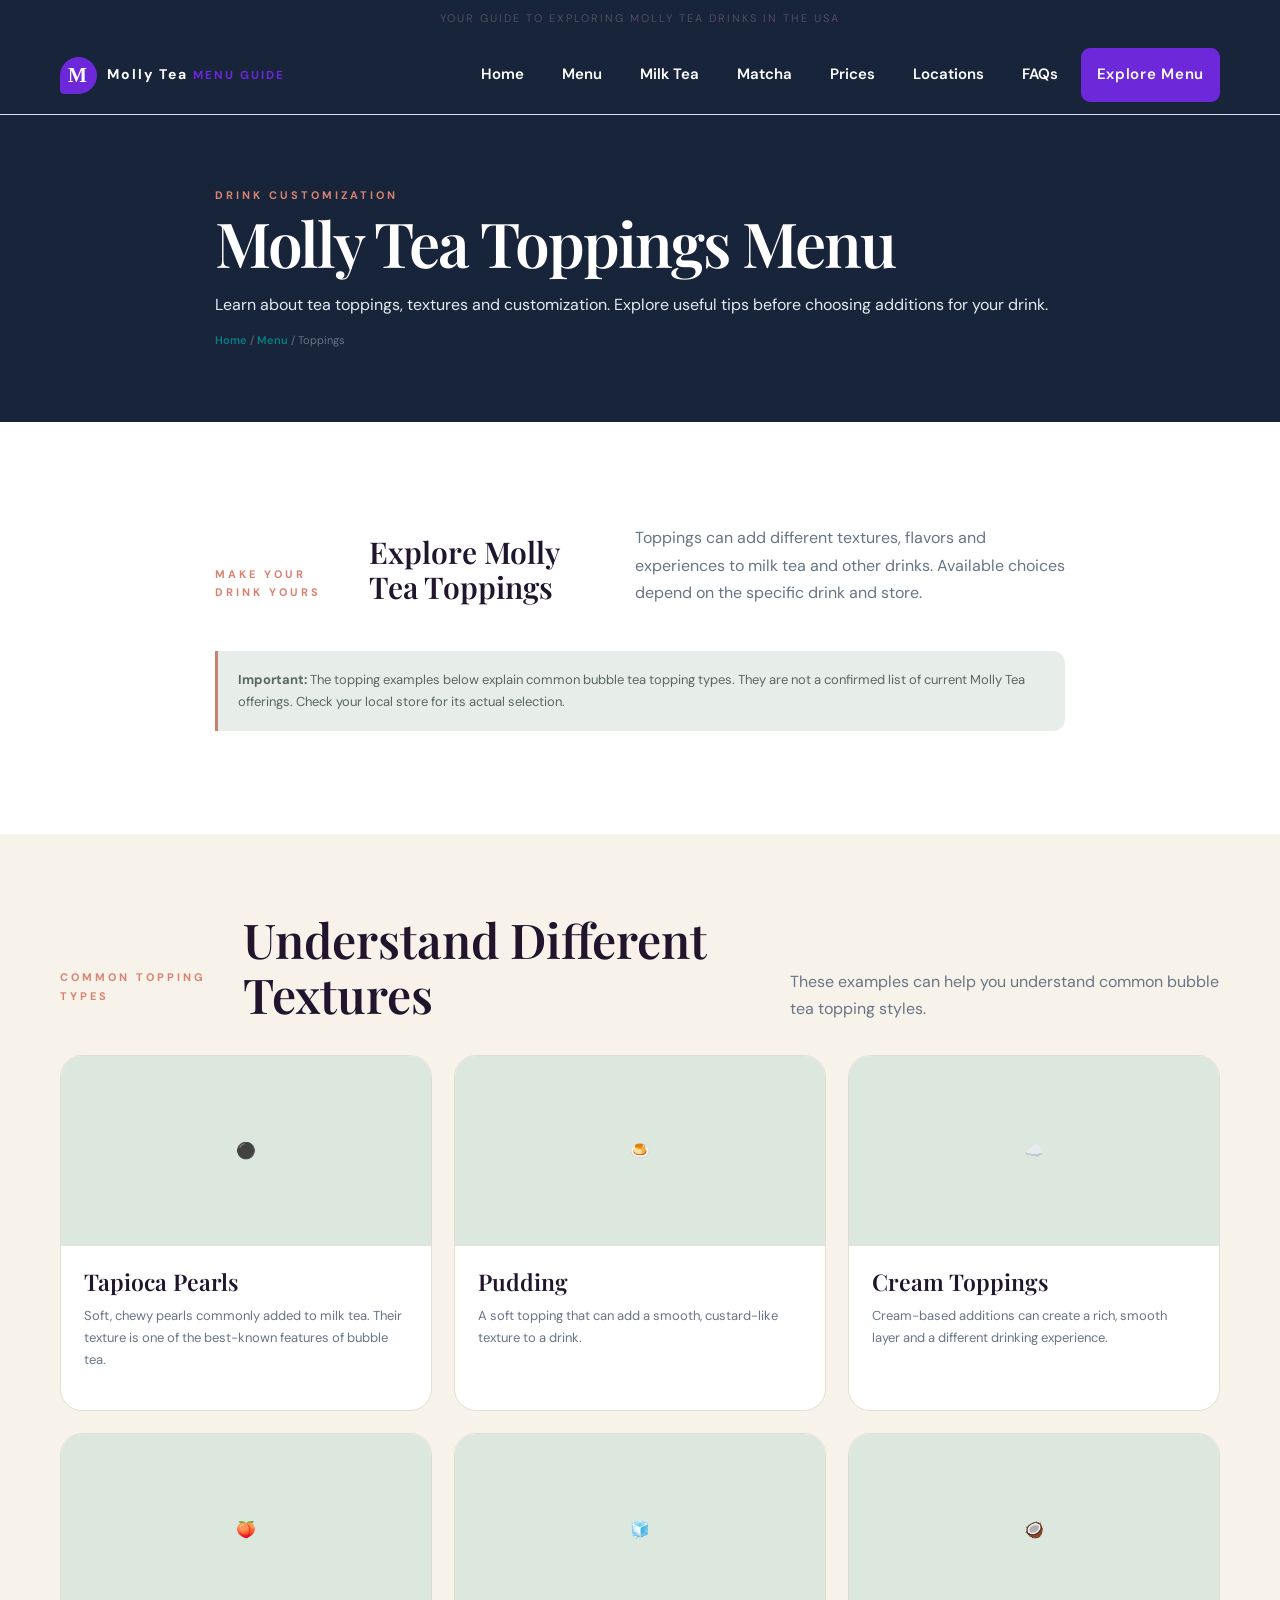
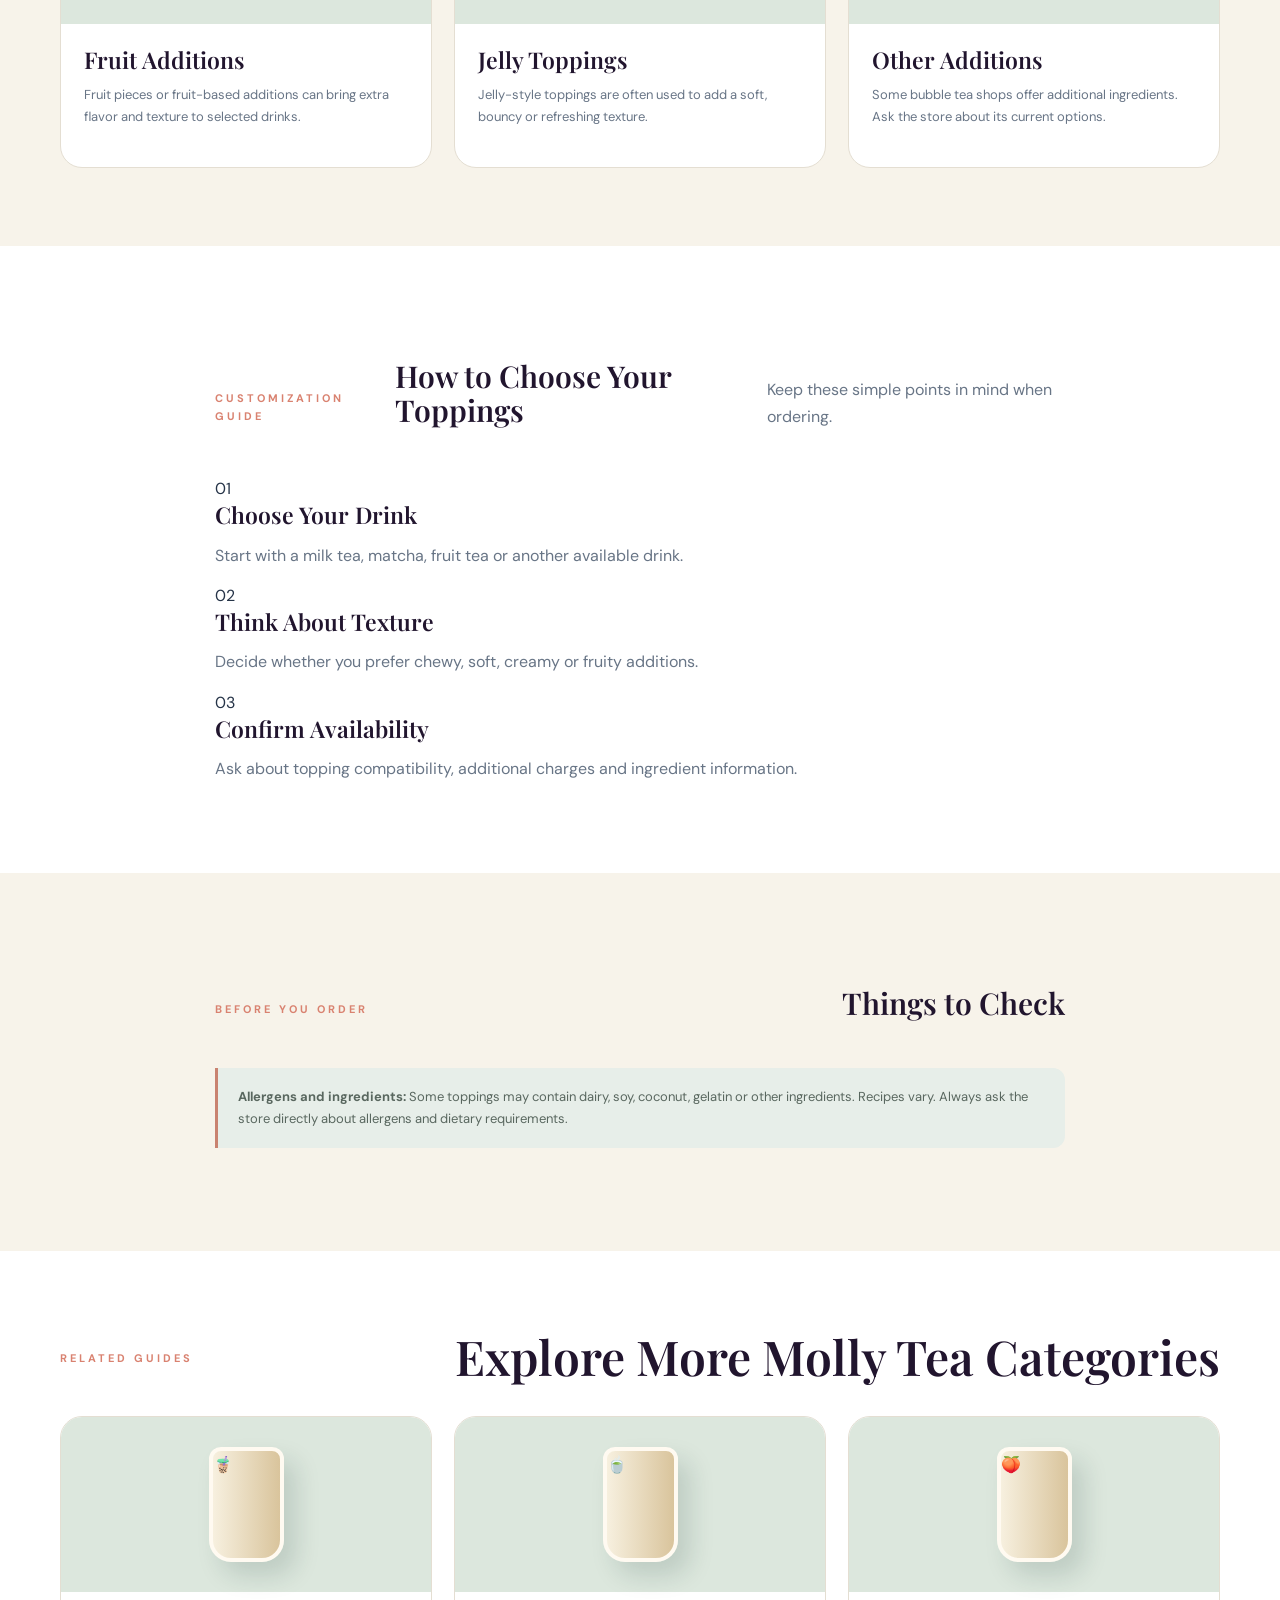
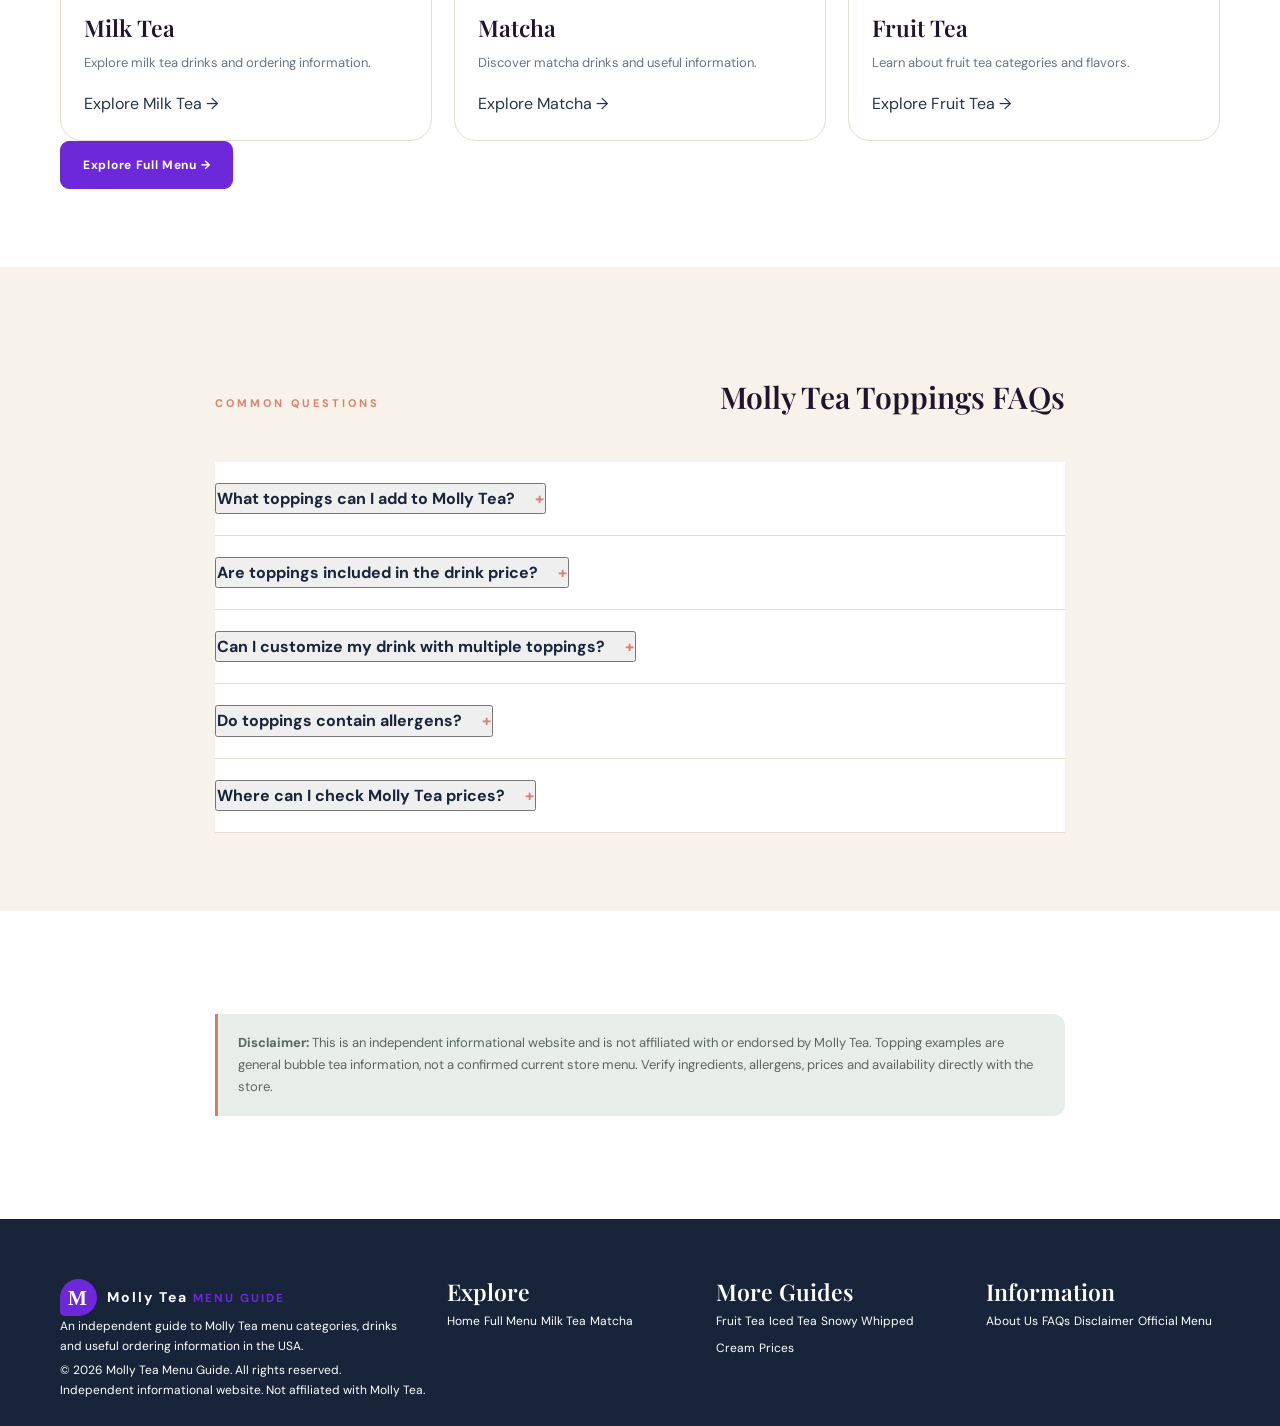
<file: toppings.html>
<!DOCTYPE html>
<html lang="en">
<head>
  <meta charset="UTF-8">
  <meta name="viewport" content="width=device-width, initial-scale=1.0">
  <title>Molly Tea Toppings Menu – Toppings Guide</title>
  <meta name="description" content="Explore this Molly Tea toppings guide to understand topping options, textures, customization and ordering tips.">
  <meta name="robots" content="index, follow">
  <link rel="stylesheet" href="assets/css/style.css">
  <link rel="preconnect" href="https://fonts.googleapis.com">
  <link href="https://fonts.googleapis.com/css2?family=DM+Sans:wght@400;500;600;700;800&family=Playfair+Display:wght@600;700;800&display=swap" rel="stylesheet">
</head>
<body>

  <div class="topbar">
    <div class="container"><p>Your guide to exploring Molly Tea drinks in the USA</p></div>
  </div>

  <header class="navbar">
    <div class="container">
      <a href="index.html" class="logo">
        <span class="logo-mark">M</span>
        <span>Molly Tea <small>MENU GUIDE</small></span>
      </a>
      <button class="menu-toggle" aria-label="Toggle navigation">
        <span></span><span></span><span></span>
      </button>
      <nav class="nav-links">
        <a href="index.html">Home</a>
        <a href="menu.html">Menu</a>
        <a href="milk-tea.html">Milk Tea</a>
        <a href="matcha.html">Matcha</a>
        <a href="prices.html">Prices</a>
        <a href="locations.html">Locations</a>
        <a href="faq.html">FAQs</a>
        <a href="menu.html" class="btn">Explore Menu</a>
      </nav>
    </div>
  </header>

  <main>

    <section class="page-hero">
      <div class="container content">
        <span class="eyebrow">DRINK CUSTOMIZATION</span>
        <h1>Molly Tea Toppings Menu</h1>
        <p>
          Learn about tea toppings, textures and customization.
          Explore useful tips before choosing additions for your drink.
        </p>
        <div class="breadcrumb">
          <a href="index.html">Home</a> /
          <a href="menu.html">Menu</a> /
          Toppings
        </div>
      </div>
    </section>

    <section class="section section-white">
      <div class="container content">
        <div class="section-heading">
          <span class="eyebrow">MAKE YOUR DRINK YOURS</span>
          <h2>Explore Molly Tea Toppings</h2>
          <p>
            Toppings can add different textures, flavors and
            experiences to milk tea and other drinks. Available
            choices depend on the specific drink and store.
          </p>
        </div>

        <div class="note">
          <strong>Important:</strong> The topping examples below
          explain common bubble tea topping types. They are not
          a confirmed list of current Molly Tea offerings.
          Check your local store for its actual selection.
        </div>
      </div>
    </section>

    <section class="section">
      <div class="container">
        <div class="section-heading">
          <span class="eyebrow">COMMON TOPPING TYPES</span>
          <h2>Understand Different Textures</h2>
          <p>
            These examples can help you understand common
            bubble tea topping styles.
          </p>
        </div>

        <div class="card-grid">

          <article class="category-card">
            <div class="category-image">
              <span>⚫</span>
            </div>
            <div class="category-content">
              <h3>Tapioca Pearls</h3>
              <p>
                Soft, chewy pearls commonly added to milk tea.
                Their texture is one of the best-known features
                of bubble tea.
              </p>
            </div>
          </article>

          <article class="category-card">
            <div class="category-image">
              <span>🍮</span>
            </div>
            <div class="category-content">
              <h3>Pudding</h3>
              <p>
                A soft topping that can add a smooth,
                custard-like texture to a drink.
              </p>
            </div>
          </article>

          <article class="category-card">
            <div class="category-image">
              <span>☁️</span>
            </div>
            <div class="category-content">
              <h3>Cream Toppings</h3>
              <p>
                Cream-based additions can create a rich,
                smooth layer and a different drinking experience.
              </p>
            </div>
          </article>

          <article class="category-card">
            <div class="category-image">
              <span>🍑</span>
            </div>
            <div class="category-content">
              <h3>Fruit Additions</h3>
              <p>
                Fruit pieces or fruit-based additions can bring
                extra flavor and texture to selected drinks.
              </p>
            </div>
          </article>

          <article class="category-card">
            <div class="category-image">
              <span>🧊</span>
            </div>
            <div class="category-content">
              <h3>Jelly Toppings</h3>
              <p>
                Jelly-style toppings are often used to add
                a soft, bouncy or refreshing texture.
              </p>
            </div>
          </article>

          <article class="category-card">
            <div class="category-image">
              <span>🥥</span>
            </div>
            <div class="category-content">
              <h3>Other Additions</h3>
              <p>
                Some bubble tea shops offer additional
                ingredients. Ask the store about its current options.
              </p>
            </div>
          </article>

        </div>
      </div>
    </section>

    <section class="section section-white">
      <div class="container content">
        <div class="section-heading">
          <span class="eyebrow">CUSTOMIZATION GUIDE</span>
          <h2>How to Choose Your Toppings</h2>
          <p>Keep these simple points in mind when ordering.</p>
        </div>

        <div class="info-steps">
          <div class="info-step">
            <span>01</span>
            <h3>Choose Your Drink</h3>
            <p>
              Start with a milk tea, matcha, fruit tea
              or another available drink.
            </p>
          </div>
          <div class="info-step">
            <span>02</span>
            <h3>Think About Texture</h3>
            <p>
              Decide whether you prefer chewy, soft,
              creamy or fruity additions.
            </p>
          </div>
          <div class="info-step">
            <span>03</span>
            <h3>Confirm Availability</h3>
            <p>
              Ask about topping compatibility, additional
              charges and ingredient information.
            </p>
          </div>
        </div>
      </div>
    </section>

    <section class="section">
      <div class="container content">
        <div class="section-heading">
          <span class="eyebrow">BEFORE YOU ORDER</span>
          <h2>Things to Check</h2>
        </div>

        <div class="note">
          <strong>Allergens and ingredients:</strong>
          Some toppings may contain dairy, soy, coconut,
          gelatin or other ingredients. Recipes vary.
          Always ask the store directly about allergens
          and dietary requirements.
        </div>
      </div>
    </section>

    <section class="section section-white">
      <div class="container">
        <div class="section-heading">
          <span class="eyebrow">RELATED GUIDES</span>
          <h2>Explore More Molly Tea Categories</h2>
        </div>

        <div class="card-grid">

          <article class="product-card">
            <div class="product-image product-cream">
              <span class="drink-glass">🧋</span>
            </div>
            <div class="category-content">
              <h3>Milk Tea</h3>
              <p>Explore milk tea drinks and ordering information.</p>
              <a href="milk-tea.html" class="card-link">Explore Milk Tea →</a>
            </div>
          </article>

          <article class="product-card">
            <div class="product-image product-green">
              <span class="drink-glass">🍵</span>
            </div>
            <div class="category-content">
              <h3>Matcha</h3>
              <p>Discover matcha drinks and useful information.</p>
              <a href="matcha.html" class="card-link">Explore Matcha →</a>
            </div>
          </article>

          <article class="product-card">
            <div class="product-image product-peach">
              <span class="drink-glass">🍑</span>
            </div>
            <div class="category-content">
              <h3>Fruit Tea</h3>
              <p>Learn about fruit tea categories and flavors.</p>
              <a href="fruit-tea.html" class="card-link">Explore Fruit Tea →</a>
            </div>
          </article>

        </div>

        <div class="center-action">
          <a href="menu.html" class="btn">Explore Full Menu →</a>
        </div>
      </div>
    </section>

    <section class="section">
      <div class="container content">
        <div class="section-heading">
          <span class="eyebrow">COMMON QUESTIONS</span>
          <h2>Molly Tea Toppings FAQs</h2>
        </div>

        <div class="faq-list">

          <div class="faq-item">
            <button class="faq-question">
              What toppings can I add to Molly Tea?
              <span>+</span>
            </button>
            <div class="faq-answer">
              <p>
                Topping options depend on the drink and location.
                Check the current menu or ask your local store
                for its available choices.
              </p>
            </div>
          </div>

          <div class="faq-item">
            <button class="faq-question">
              Are toppings included in the drink price?
              <span>+</span>
            </button>
            <div class="faq-answer">
              <p>
                Some stores may charge extra for selected toppings.
                Confirm the additional cost before ordering.
              </p>
            </div>
          </div>

          <div class="faq-item">
            <button class="faq-question">
              Can I customize my drink with multiple toppings?
              <span>+</span>
            </button>
            <div class="faq-answer">
              <p>
                Customization rules vary by store and drink.
                Ask staff which combinations are available.
              </p>
            </div>
          </div>

          <div class="faq-item">
            <button class="faq-question">
              Do toppings contain allergens?
              <span>+</span>
            </button>
            <div class="faq-answer">
              <p>
                They can. Ingredients vary, so ask the store
                for allergen information before ordering.
              </p>
            </div>
          </div>

          <div class="faq-item">
            <button class="faq-question">
              Where can I check Molly Tea prices?
              <span>+</span>
            </button>
            <div class="faq-answer">
              <p>
                Visit the <a href="prices.html">Molly Tea price guide</a>
                and confirm the latest prices with your local store.
              </p>
            </div>
          </div>

        </div>
      </div>
    </section>

    <section class="section section-white">
      <div class="container content">
        <div class="note">
          <strong>Disclaimer:</strong> This is an independent
          informational website and is not affiliated with or endorsed
          by Molly Tea. Topping examples are general bubble tea
          information, not a confirmed current store menu.
          Verify ingredients, allergens, prices and availability
          directly with the store.
        </div>
      </div>
    </section>

  </main>

  <footer class="footer">
    <div class="container">
      <div class="footer-grid">

        <div class="footer-brand">
          <a href="index.html" class="logo">
            <span class="logo-mark">M</span>
            <span>Molly Tea <small>MENU GUIDE</small></span>
          </a>
          <p>
            An independent guide to Molly Tea menu categories,
            drinks and useful ordering information in the USA.
          </p>
        </div>

        <div>
          <h3>Explore</h3>
          <a href="index.html">Home</a>
          <a href="menu.html">Full Menu</a>
          <a href="milk-tea.html">Milk Tea</a>
          <a href="matcha.html">Matcha</a>
        </div>

        <div>
          <h3>More Guides</h3>
          <a href="fruit-tea.html">Fruit Tea</a>
          <a href="iced-tea.html">Iced Tea</a>
          <a href="snowy-whipped-cream.html">Snowy Whipped Cream</a>
          <a href="prices.html">Prices</a>
        </div>

        <div>
          <h3>Information</h3>
          <a href="about.html">About Us</a>
          <a href="faq.html">FAQs</a>
          <a href="disclaimer.html">Disclaimer</a>
          <a href="https://www.mollyteaus.com/menu" target="_blank" rel="noopener noreferrer">Official Menu</a>
        </div>

      </div>

      <div class="footer-bottom">
        <p>© 2026 Molly Tea Menu Guide. All rights reserved.</p>
        <p>Independent informational website. Not affiliated with Molly Tea.</p>
      </div>
    </div>
  </footer>

  <script src="assets/js/main.js"></script>
</body>
</html>
</file>
<file: assets/css/style.css>
@import url('https://fonts.googleapis.com/css2?family=DM+Sans:wght@400;500;600;700&family=Playfair+Display:wght@500;600;700&display=swap');

:root {
  --forest: #17372E;
  --forest-light: #244B3E;
  --cream: #F7F4EC;
  --white: #FFFDF8;
  --sage: #DCE7DD;
  --terracotta: #C98270;
  --ink: #20332C;
  --muted: #718078;
  --line: #E5E5D9;
  --shadow: 0 18px 50px rgba(23,55,46,.09);
  --radius: 22px;
}

* {
  box-sizing: border-box;
  margin: 0;
  padding: 0;
}

html {
  scroll-behavior: smooth;
}

body {
  background: var(--cream);
  color: var(--ink);
  font-family: 'DM Sans', sans-serif;
  line-height: 1.7;
}

a {
  color: inherit;
  text-decoration: none;
}

button, input {
  font: inherit;
}

img {
  max-width: 100%;
  display: block;
}

.container {
  width: min(1160px, calc(100% - 40px));
  margin: auto;
}

.topbar {
  background: var(--forest);
  color: var(--cream);
  text-align: center;
  padding: 9px 15px;
  font-size: 11px;
  letter-spacing: 2px;
  text-transform: uppercase;
}

header {
  position: sticky;
  top: 0;
  z-index: 100;
  background: rgba(247,244,236,.96);
  backdrop-filter: blur(14px);
  border-bottom: 1px solid var(--line);
}

.navbar {
  min-height: 78px;
  display: flex;
  align-items: center;
  justify-content: space-between;
  gap: 25px;
}

.logo {
  display: flex;
  align-items: center;
  gap: 11px;
  color: var(--forest);
  font-weight: 700;
  font-size: 14px;
  letter-spacing: 2px;
}

.logo-mark {
  width: 37px;
  height: 37px;
  display: grid;
  place-items: center;
  border-radius: 50% 50% 50% 12%;
  background: var(--forest);
  color: var(--cream);
  font-family: Georgia, serif;
  font-size: 20px;
}

.nav-links {
  display: flex;
  align-items: center;
  gap: 25px;
}

.nav-links a {
  color: #58685F;
  font-size: 13px;
  transition: .2s;
}

.nav-links a:hover,
.nav-links a.active {
  color: var(--terracotta);
}

.btn {
  display: inline-flex;
  align-items: center;
  justify-content: center;
  padding: 13px 22px;
  border: 1px solid var(--forest);
  border-radius: 50px;
  background: var(--forest);
  color: white;
  font-size: 12px;
  font-weight: 700;
  letter-spacing: .7px;
  transition: .25s;
  cursor: pointer;
}

.btn:hover {
  background: var(--terracotta);
  border-color: var(--terracotta);
  transform: translateY(-2px);
}

.btn-outline {
  background: transparent;
  color: var(--forest);
}

.menu-toggle {
  display: none;
  border: 0;
  background: transparent;
  color: var(--forest);
  font-size: 25px;
  cursor: pointer;
}

.hero {
  padding: 78px 0;
}

.hero-grid {
  display: grid;
  grid-template-columns: 1fr 1fr;
  align-items: center;
  gap: 55px;
}

.eyebrow {
  color: var(--terracotta);
  font-size: 11px;
  font-weight: 700;
  letter-spacing: 3px;
  text-transform: uppercase;
  margin-bottom: 17px;
}

h1, h2, h3 {
  color: var(--forest);
  font-family: 'Playfair Display', Georgia, serif;
  font-weight: 600;
  line-height: 1.15;
}

h1 {
  font-size: clamp(44px, 6vw, 76px);
  letter-spacing: -2px;
}

h2 {
  font-size: clamp(32px, 4vw, 48px);
}

h3 {
  font-size: 23px;
}

.hero p,
.section-description {
  max-width: 560px;
  color: var(--muted);
  font-size: 15px;
  margin-top: 20px;
}

.hero-actions {
  display: flex;
  flex-wrap: wrap;
  gap: 13px;
  margin-top: 30px;
}

.hero-art {
  min-height: 440px;
  border-radius: 48% 48% 25px 25px;
  background: var(--sage);
  display: grid;
  place-items: center;
  position: relative;
  overflow: hidden;
}

.hero-art::before,
.hero-art::after {
  content: "";
  position: absolute;
  width: 370px;
  height: 370px;
  border: 1px solid rgba(23,55,46,.17);
  border-radius: 50%;
}

.hero-art::after {
  width: 460px;
  height: 460px;
}

.tea-cup {
  width: 175px;
  height: 240px;
  position: relative;
  z-index: 2;
  border-radius: 22px 22px 45px 45px;
  background: linear-gradient(110deg,#fff9ee,#e5d9c4,#fffaf1);
  box-shadow: 22px 25px 35px rgba(23,55,46,.18);
  transform: rotate(-5deg);
}

.tea-cup::before {
  content: "";
  position: absolute;
  top: -10px;
  left: -7px;
  right: -7px;
  height: 23px;
  background: #fffaf1;
  border: 4px solid #d8cdb9;
  border-radius: 50%;
}

.tea-cup::after {
  content: "M";
  position: absolute;
  top: 65px;
  left: 0;
  right: 0;
  text-align: center;
  color: var(--forest);
  font-family: Georgia, serif;
  font-size: 65px;
}

.section {
  padding: 78px 0;
}

.section-white {
  background: var(--white);
}

.section-heading {
  display: flex;
  justify-content: space-between;
  align-items: end;
  gap: 25px;
  margin-bottom: 32px;
}

.section-heading p {
  max-width: 430px;
  color: var(--muted);
}

.card-grid {
  display: grid;
  grid-template-columns: repeat(3, 1fr);
  gap: 22px;
}

.category-card,
.product-card {
  overflow: hidden;
  border: 1px solid var(--line);
  border-radius: var(--radius);
  background: var(--white);
  transition: .25s;
}

.category-card:hover,
.product-card:hover {
  transform: translateY(-5px);
  box-shadow: var(--shadow);
}

.category-image {
  min-height: 190px;
  background: var(--sage);
  display: grid;
  place-items: center;
}

.category-content,
.product-content {
  padding: 23px;
}

.category-content p,
.product-content p {
  color: var(--muted);
  font-size: 13px;
  margin: 10px 0 16px;
}

.text-link {
  color: var(--terracotta);
  font-size: 12px;
  font-weight: 700;
  letter-spacing: .7px;
}

.product-image {
  min-height: 175px;
  background: var(--sage);
  display: grid;
  place-items: center;
}

.drink-glass {
  width: 75px;
  height: 115px;
  border: 4px solid #fffaf1;
  border-radius: 12px 12px 22px 22px;
  background: linear-gradient(90deg,#f7f0df,#d9c49c);
  box-shadow: 12px 14px 25px rgba(23,55,46,.15);
}

.tag {
  color: var(--terracotta);
  font-size: 10px;
  font-weight: 700;
  letter-spacing: 1.5px;
  text-transform: uppercase;
}

.banner {
  padding: 48px;
  border-radius: 28px;
  background: var(--forest);
  color: var(--cream);
}

.banner h2 {
  color: var(--cream);
  max-width: 600px;
}

.banner p {
  color: #C7D4CA;
  max-width: 570px;
  margin: 17px 0 25px;
}

.page-hero {
  padding: 65px 0 50px;
  background: var(--sage);
}

.page-hero h1 {
  max-width: 850px;
  font-size: clamp(40px, 5vw, 62px);
}

.breadcrumb {
  color: var(--muted);
  font-size: 11px;
  margin-bottom: 22px;
}

.content {
  max-width: 850px;
}

.content p,
.content li {
  color: var(--muted);
  margin: 13px 0;
}

.content h2 {
  font-size: 30px;
  margin: 35px 0 15px;
}

.content ul,
.content ol {
  padding-left: 24px;
}

.note {
  padding: 18px 20px;
  border-left: 3px solid var(--terracotta);
  border-radius: 0 12px 12px 0;
  background: #EFE9DD;
  color: #59675F;
  font-size: 13px;
  margin: 25px 0;
}

.search-input {
  width: 100%;
  padding: 15px 20px;
  border: 1px solid var(--line);
  border-radius: 50px;
  background: var(--white);
  outline: none;
}

.search-input:focus {
  border-color: var(--terracotta);
}

.filter-row {
  display: flex;
  flex-wrap: wrap;
  gap: 9px;
  margin: 22px 0;
}

.filter-btn {
  padding: 9px 16px;
  border: 1px solid var(--line);
  border-radius: 50px;
  background: transparent;
  color: var(--muted);
  font-size: 11px;
  cursor: pointer;
}

.filter-btn.active,
.filter-btn:hover {
  background: var(--forest);
  color: white;
}

.faq-item {
  padding: 21px 0;
  border-bottom: 1px solid var(--line);
}

.faq-question {
  display: flex;
  justify-content: space-between;
  gap: 20px;
  color: var(--forest);
  font-weight: 700;
  cursor: pointer;
}

.faq-answer {
  display: none;
  padding: 13px 25px 0 0;
  color: var(--muted);
  font-size: 14px;
}

.faq-item.open .faq-answer {
  display: block;
}

footer {
  padding: 60px 0 25px;
  background: #112B24;
  color: var(--cream);
}

.footer-grid {
  display: grid;
  grid-template-columns: 1.5fr 1fr 1fr 1fr;
  gap: 35px;
}

footer h4 {
  margin-bottom: 15px;
  font-size: 11px;
  letter-spacing: 2px;
  text-transform: uppercase;
}

footer p,
footer a {
  color: #B9C8BF;
  font-size: 12px;
}

.footer-links {
  display: grid;
  gap: 10px;
}

footer a:hover {
  color: var(--terracotta);
}

.copyright {
  margin-top: 40px;
  padding-top: 20px;
  border-top: 1px solid #ffffff25;
  color: #91A69A;
  font-size: 11px;
}

@media(max-width: 850px) {
  .nav-links {
    display: none;
    position: absolute;
    top: 78px;
    left: 0;
    right: 0;
    padding: 22px;
    background: var(--cream);
    flex-direction: column;
    align-items: flex-start;
  }

  .nav-links.open {
    display: flex;
  }

  .menu-toggle {
    display: block;
  }

  .nav-cta {
    display: none;
  }

  .hero-grid {
    grid-template-columns: 1fr;
  }

  .card-grid {
    grid-template-columns: repeat(2,1fr);
  }

  .footer-grid {
    grid-template-columns: repeat(2,1fr);
  }
}

@media(max-width: 560px) {
  .container {
    width: calc(100% - 30px);
  }

  .hero {
    padding: 48px 0;
  }

  .hero-art {
    min-height: 300px;
  }

  .section {
    padding: 55px 0;
  }

  .card-grid {
    grid-template-columns: 1fr;
  }

  .section-heading {
    display: block;
  }

  .banner {
    padding: 30px;
  }

  .footer-grid {
    grid-template-columns: 1fr 1fr;
  }

  .page-hero {
    padding: 45px 0 35px;
  }
}

/* =========================================
   MOLLY TEA - PREMIUM NAVY & TEAL THEME
   ========================================= */

:root {
  --primary: #17243A;
  --secondary: #087F83;
  --accent: #E6B878;
  --background: #F7F3EA;
  --surface: #FFFFFF;
  --coral: #D98270;
  --text: #263448;
  --muted: #687586;
}

/* Main website colors */
body {
  background: var(--background) !important;
  color: var(--text) !important;
}

.navbar,
.topbar {
  background: var(--primary) !important;
}

.logo,
.logo span,
.navbar .logo {
  color: #FFFFFF !important;
}

.logo-mark {
  background: var(--accent) !important;
  color: var(--primary) !important;
}

/* Bigger and more professional navigation */
.nav-links {
  display: flex;
  align-items: center;
  gap: 8px !important;
}

.nav-links a {
  color: #FFFFFF !important;
  font-size: 15px !important;
  font-weight: 600 !important;
  padding: 13px 15px !important;
  border-radius: 9px !important;
  transition: all 0.25s ease;
  white-space: nowrap;
}

.nav-links a:hover,
.nav-links a[aria-current="page"] {
  background: var(--secondary) !important;
  color: #FFFFFF !important;
}

/* Main headings */
h1, h2, h3 {
  color: var(--primary) !important;
}

/* Hero and page headings */
.hero,
.page-hero {
  background: var(--primary) !important;
}

.hero h1,
.page-hero h1,
.hero h2,
.page-hero h2 {
  color: #FFFFFF !important;
}

.hero p,
.page-hero p {
  color: #E6EAF0 !important;
}

/* Buttons */
.btn,
button.btn {
  background: var(--secondary) !important;
  color: #FFFFFF !important;
  border: 1px solid var(--secondary) !important;
  border-radius: 9px !important;
  font-weight: 700 !important;
  transition: all 0.25s ease;
}

.btn:hover,
button.btn:hover {
  background: var(--primary) !important;
  border-color: var(--primary) !important;
}

.btn-outline {
  background: transparent !important;
  color: var(--secondary) !important;
  border: 2px solid var(--secondary) !important;
}

/* Cards and content sections */
.section-white,
.card,
.category-card,
.product-card,
.faq-item {
  background: var(--surface) !important;
}

.category-card,
.product-card,
.faq-item,
.about-value {
  border-color: #E4DED2 !important;
}

/* Secondary backgrounds */
.banner,
.note,
.about-note,
.faq-contact,
.disclaimer-highlight {
  background: #E7EEE9 !important;
}

/* Links and interactive elements */
a {
  transition: color 0.2s ease;
}

.content a,
.faq-answer a,
.disclaimer-content a {
  color: var(--secondary) !important;
  font-weight: 600;
}

/* Eyebrow labels and accents */
.eyebrow {
  color: var(--coral) !important;
}

/* Filters and search */
.filter-btn {
  border: 1px solid var(--secondary) !important;
  color: var(--secondary) !important;
}

.filter-btn.active,
.filter-btn:hover {
  background: var(--secondary) !important;
  color: #FFFFFF !important;
}

.search-input {
  border-color: #D8D2C6 !important;
  border-radius: 10px !important;
}

/* FAQ */
.faq-question {
  color: var(--primary) !important;
}

.faq-question span:last-child {
  color: var(--coral) !important;
}

/* Footer */
.footer {
  background: var(--primary) !important;
  color: #FFFFFF !important;
}

.footer h3,
.footer p,
.footer a,
.footer .logo,
.footer .logo span {
  color: #FFFFFF !important;
}

.footer a:hover {
  color: var(--accent) !important;
}

.footer-bottom {
  border-color: #465267 !important;
}

/* =====================================
   CLEAN MOBILE SIDE DRAWER NAVIGATION
   ===================================== */

.menu-overlay {
  position: fixed;
  inset: 0;
  background: rgba(0, 0, 0, 0.60);
  opacity: 0;
  visibility: hidden;
  z-index: 9998;
  transition: opacity 0.3s ease, visibility 0.3s ease;
}

.menu-overlay.show {
  opacity: 1;
  visibility: visible;
}

.menu-close {
  display: none;
}

@media screen and (max-width: 850px) {

  .menu-toggle {
    display: flex !important;
    flex-direction: column;
    justify-content: center;
    align-items: center;
    gap: 5px;
    width: 46px;
    height: 46px;
    background: #087F83;
    border: none;
    border-radius: 10px;
    cursor: pointer;
    position: relative;
    z-index: 10001;
  }

  .menu-toggle span {
    display: block;
    width: 23px;
    height: 2px;
    background: #FFFFFF;
    border-radius: 3px;
  }

  .nav-links {
    display: flex !important;
    flex-direction: column !important;
    align-items: stretch !important;
    justify-content: flex-start !important;
    position: fixed !important;
    top: 0 !important;
    left: 0 !important;
    right: auto !important;
    bottom: 0 !important;
    width: 290px !important;
    max-width: 85vw !important;
    height: 100vh !important;
    height: 100dvh !important;
    padding: 80px 20px 30px !important;
    gap: 8px !important;
    background: #17243A !important;
    overflow-y: auto !important;
    z-index: 9999 !important;
    transform: translateX(-110%) !important;
    visibility: hidden !important;
    transition: transform 0.3s ease, visibility 0.3s ease !important;
    box-shadow: 8px 0 30px rgba(0,0,0,0.25);
  }

  .nav-links.open {
    transform: translateX(0) !important;
    visibility: visible !important;
  }

  .nav-links a {
    display: block !important;
    width: 100% !important;
    padding: 14px 16px !important;
    color: #F7F3EA !important;
    font-size: 16px !important;
    font-weight: 600 !important;
    text-align: left !important;
    text-decoration: none !important;
    background: transparent !important;
    border-radius: 9px !important;
    opacity: 1 !important;
    visibility: visible !important;
  }

  .nav-links a:hover {
    background: #087F83 !important;
    color: #FFFFFF !important;
  }

  .nav-links a.btn {
    background: #087F83 !important;
    color: #FFFFFF !important;
  }

  .menu-close {
    display: flex !important;
    align-items: center;
    justify-content: center;
    position: absolute !important;
    top: 18px !important;
    right: 18px !important;
    width: 42px !important;
    height: 42px !important;
    background: #087F83 !important;
    color: #FFFFFF !important;
    border: none !important;
    border-radius: 10px !important;
    font-size: 30px !important;
    cursor: pointer;
  }

  body.menu-active {
    overflow: hidden;
  }
}

/* ======================================
   PURPLE & WHITE PROFESSIONAL THEME
   ====================================== */

:root {
  --purple: #6D28D9;
  --deep-purple: #4C1D95;
  --white: #FFFFFF;
  --lavender: #F5F0FF;
  --dark-text: #21152E;
  --muted-text: #554B60;
}

/* Main website */
body {
  background: #FFFFFF;
  color: #21152E;
}

/* Header */
header {
  background: rgba(255, 255, 255, 0.98) !important;
  border-bottom: 1px solid #E5D9F5 !important;
}

/* Logo alignment */
.logo {
  display: flex !important;
  align-items: center !important;
  gap: 10px !important;
  color: #4C1D95 !important;
  white-space: nowrap;
}

.logo-mark {
  background: #6D28D9 !important;
  color: #FFFFFF !important;
  flex-shrink: 0;
}

.logo small {
  color: #6D28D9 !important;
}

/* Desktop navigation */
.nav-links a {
  color: #21152E !important;
  font-weight: 600 !important;
}

.nav-links a:hover {
  color: #6D28D9 !important;
}

.nav-links a.btn,
.btn {
  background: #6D28D9 !important;
  color: #FFFFFF !important;
  border-color: #6D28D9 !important;
}

/* Headings and readable text */
h1, h2, h3, h4, h5, h6 {
  color: #21152E !important;
}

p, li, label, small {
  color: #554B60;
}

/* Cards and content sections */
.card,
.menu-card,
.faq-item,
.info-card {
  background-color: #FFFFFF;
  border-color: #E5D9F5;
}

/* Buttons */
button,
.filter-btn {
  cursor: pointer;
}

button:hover,
.filter-btn.active {
  background-color: #6D28D9;
  color: #FFFFFF;
}

/* Mobile hamburger */
.menu-toggle {
  background: #6D28D9 !important;
  border: none !important;
  margin-left: auto !important;
  flex-shrink: 0;
  border-radius: 10px !important;
}

.menu-toggle span {
  background: #FFFFFF !important;
}

/* Mobile side drawer */
@media screen and (max-width: 850px) {

  .navbar {
    display: flex !important;
    align-items: center !important;
    justify-content: space-between !important;
    gap: 12px !important;
  }

  .logo {
    min-width: 0;
    gap: 8px !important;
  }

  .logo small {
    display: block;
  }

  .menu-toggle {
    margin-left: auto !important;
    position: relative !important;
    z-index: 10001 !important;
  }

  .nav-links {
    background: #4C1D95 !important;
    border-right: 1px solid #6D28D9 !important;
  }

  .nav-links a {
    color: #FFFFFF !important;
    font-size: 16px !important;
  }

  .nav-links a:hover,
  .nav-links a.btn {
    background: #6D28D9 !important;
    color: #FFFFFF !important;
  }

  .menu-close {
    background: #6D28D9 !important;
    color: #FFFFFF !important;
  }
}
/* FIX: MOBILE DRAWER CLICK ISSUE */

@media screen and (max-width: 850px) {
  header {
    position: sticky !important;
    z-index: 10000 !important;
  }

  .menu-overlay {
    z-index: 9998 !important;
  }

  .nav-links {
    z-index: 10001 !important;
  }

  .menu-toggle {
    z-index: 10002 !important;
  }
}
/* MOBILE DRAWER - WHITE PAGE NAMES */

@media screen and (max-width: 850px) {
  .nav-links a,
  .nav-links a:visited,
  .nav-links a:active {
    color: #FFFFFF !important;
  }

  .nav-links a:hover {
    color: #FFFFFF !important;
    background: #6D28D9 !important;
  }
}
@media screen and (max-width: 850px) {
  header .nav-links a,
  header .nav-links a:link,
  header .nav-links a:visited,
  header .nav-links a:hover,
  header .nav-links a:focus,
  header .nav-links a:active {
    color: #FFFFFF !important;
    -webkit-text-fill-color: #FFFFFF !important;
  }
}
/* WHITE NAVIGATION LINKS ON ALL DEVICES */

header .nav-links a,
header .nav-links a:link,
header .nav-links a:visited,
header .nav-links a:hover,
header .nav-links a:focus,
header .nav-links a:active {
    color: #FFFFFF !important;
    -webkit-text-fill-color: #FFFFFF !important;
}

@media screen and (max-width: 850px) {
    header .nav-links a,
    header .nav-links a:link,
    header .nav-links a:visited {
        color: #FFFFFF !important;
        -webkit-text-fill-color: #FFFFFF !important;
    }
}
/* WHITE NAVIGATION LINKS ON ALL DEVICES */

header .nav-links a,
header .nav-links a:link,
header .nav-links a:visited,
header .nav-links a:hover,
header .nav-links a:focus,
header .nav-links a:active {
    color: #FFFFFF !important;
    -webkit-text-fill-color: #FFFFFF !important;
}

@media screen and (max-width: 850px) {
    header .nav-links a,
    header .nav-links a:link,
    header .nav-links a:visited {
        color: #FFFFFF !important;
        -webkit-text-fill-color: #FFFFFF !important;
    }
}
/* ===== FINAL HEADER AND NAVIGATION FIX ===== */

/* Desktop navigation page names */
header.navbar .nav-links a,
header.navbar .nav-links a:link,
header.navbar .nav-links a:visited {
    color: #FFFFFF !important;
    -webkit-text-fill-color: #FFFFFF !important;
}

/* Header layout */
header.navbar > .container {
    display: flex !important;
    align-items: center !important;
    justify-content: space-between !important;
    gap: 28px !important;
}

/* Molly Tea logo */
header.navbar .logo {
    flex-shrink: 0 !important;
    margin-right: auto !important;
}

/* Hamburger button */
header.navbar .menu-toggle {
    flex-shrink: 0 !important;
    margin-left: 20px !important;
}

/* Mobile navigation */
@media screen and (max-width: 850px) {

    header.navbar > .container {
        display: flex !important;
        flex-direction: row !important;
        align-items: center !important;
        justify-content: space-between !important;
        gap: 20px !important;
    }

    header.navbar .logo {
        margin-right: auto !important;
    }

    header.navbar .menu-toggle {
        margin-left: 15px !important;
        order: 2 !important;
    }

    header.navbar .nav-links {
        order: 3 !important;
    }

    header.navbar .nav-links a,
    header.navbar .nav-links a:link,
    header.navbar .nav-links a:visited,
    header.navbar .nav-links a:hover,
    header.navbar .nav-links a:focus {
        color: #FFFFFF !important;
        -webkit-text-fill-color: #FFFFFF !important;
    }
}
</file>
